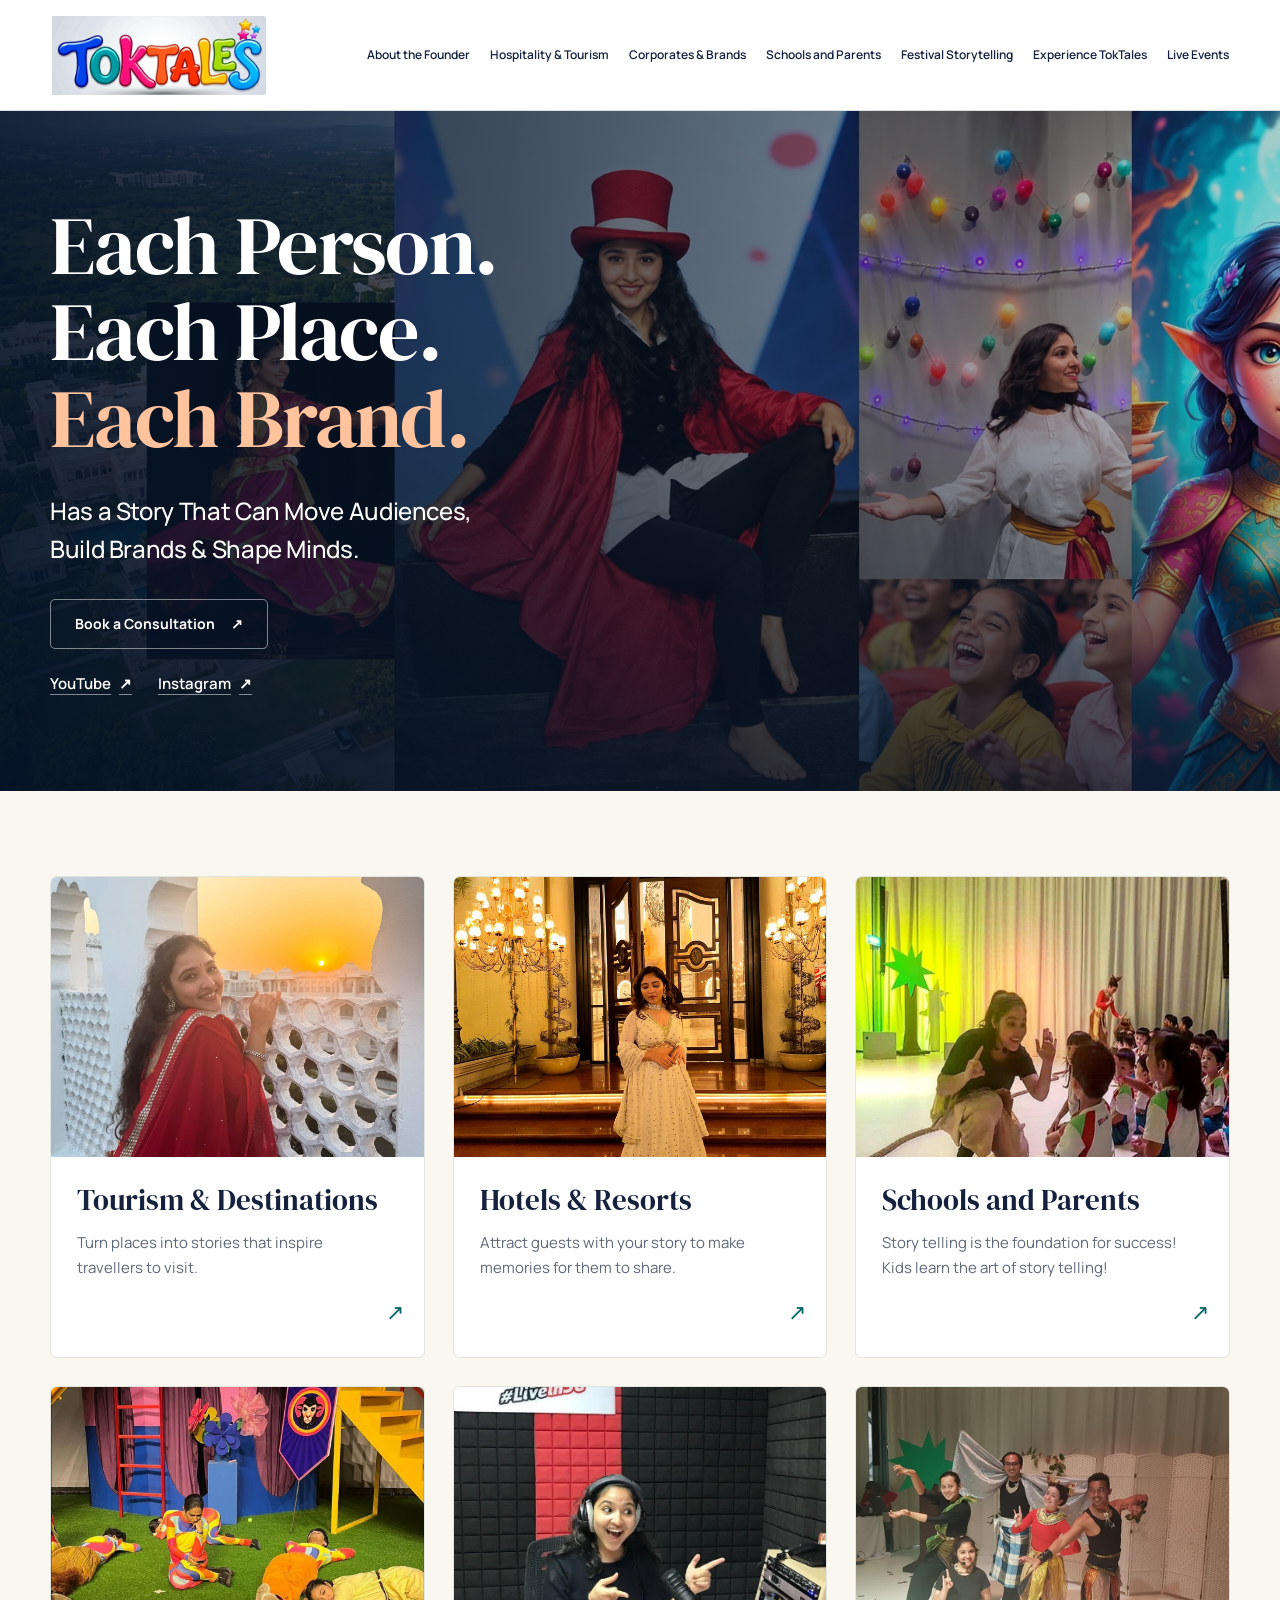
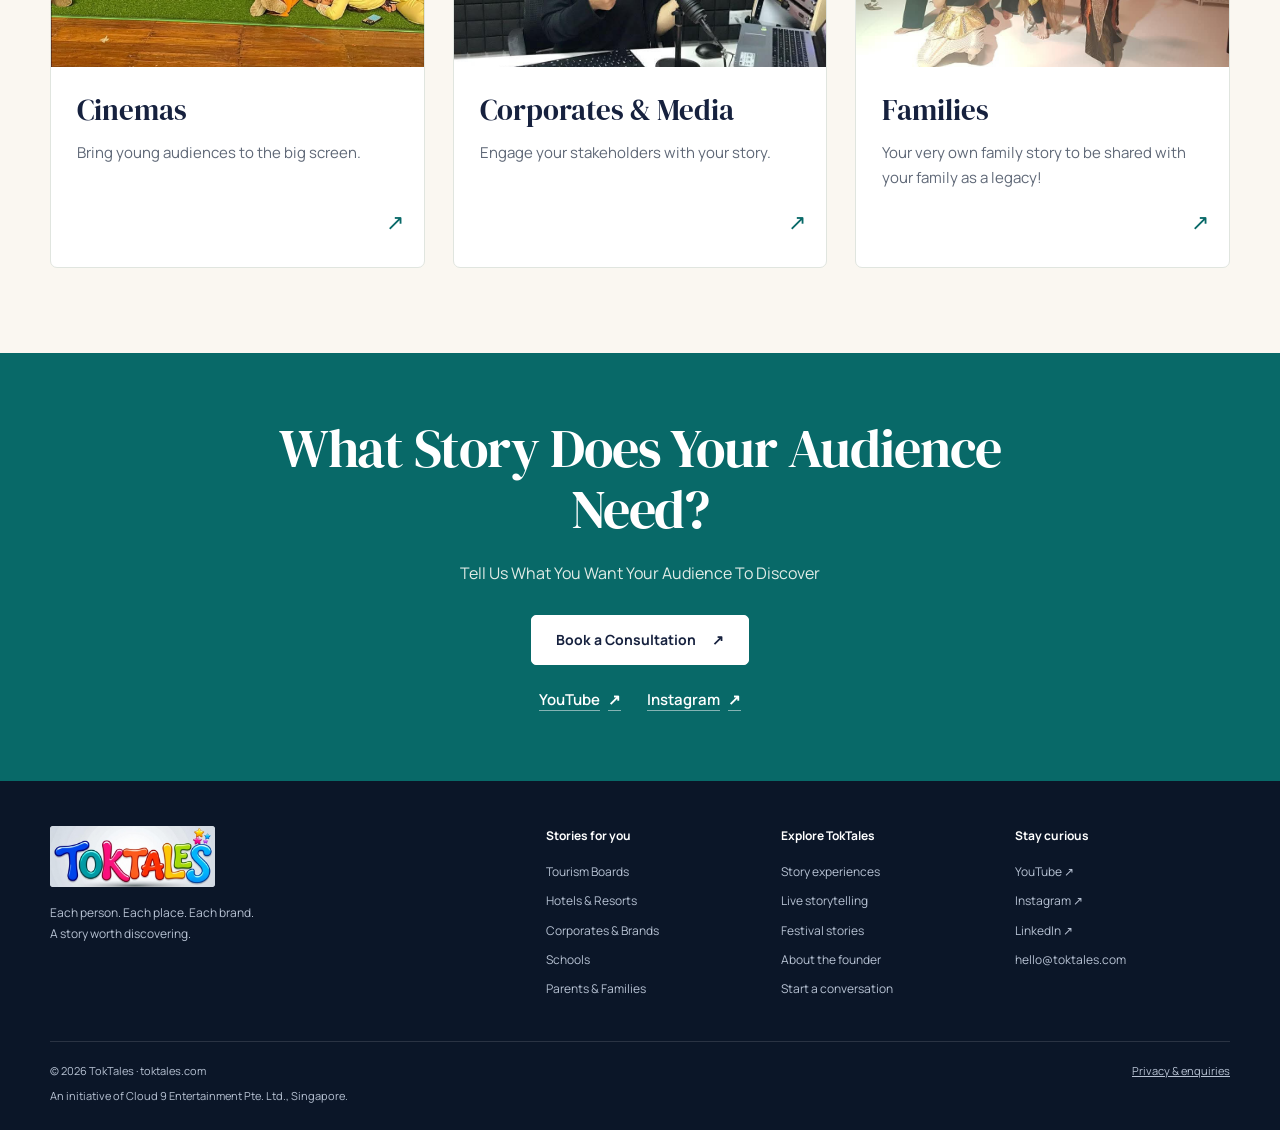
<file: index.html>
<!doctype html><html lang="en"><head><meta charset="utf-8"><meta name="viewport" content="width=device-width,initial-scale=1"><meta name="theme-color" content="#142039"><title>Each person. Each place. Each brand. Has a story. | TokTales</title><meta name="description" content="TokTales transforms stories into memorable experiences through performance, film and live storytelling."><link rel="canonical" href="https://toktales.com/"><meta property="og:title" content="Each person. Each place. Each brand. Has a story. | TokTales"><meta property="og:description" content="TokTales transforms stories into memorable experiences through performance, film and live storytelling."><meta property="og:type" content="website"><meta property="og:url" content="https://toktales.com/"><meta property="og:image" content="https://toktales.com/assets/home-background.jpg"><link rel="icon" type="image/svg+xml" href="assets/favicon.svg"><link rel="stylesheet" href="styles.css"><script src="site.js" defer></script><link rel="preload" as="image" href="assets/home-background.jpg"></head><body class="home-v3"><a class="skip" href="#main">Skip to content</a><header class="header v2-header"><div class="nav-shell"><a href="index.html" class="logo" aria-label="TokTales home"><img src="assets/logo.jpg" alt="TokTales" width="165" height="61"></a><button class="menu" aria-expanded="false" aria-controls="main-navigation">Menu ☰</button><nav class="nav source-nav" id="main-navigation" aria-label="Main navigation"><a href="about.html">About the Founder</a><a href="hospitality.html">Hospitality & Tourism</a><a href="corporates.html">Corporates & Brands</a><a href="schools.html">Schools and Parents</a><a href="festivals.html">Festival Storytelling</a><a href="experience.html">Experience TokTales</a><a href="live.html">Live Events</a></nav></div></header><main id="main"><section class="hero"><div class="wrap"><div class="hero-copy"><h1>Each Person.<br>Each Place.<br><span>Each Brand.</span></h1><h2>Has a Story That Can Move Audiences,<br>Build Brands & Shape Minds.</h2><div class="actions"><a href="contact.html#story-form" class="btn ghost">Book a Consultation<span aria-hidden="true">↗</span></a></div><div class="home-social-links" aria-label="Follow TokTales"><a href="https://www.youtube.com/@Toktaleswithgauraangi" target="_blank" rel="noopener noreferrer">YouTube <span aria-hidden="true">↗</span></a><a href="https://www.instagram.com/toktalesofficial?exln=dGQ1dGYzbHpqOGd1" target="_blank" rel="noopener noreferrer">Instagram <span aria-hidden="true">↗</span></a></div></div></div></section><section id="your-story"><div class="wrap"><div class="home-audience-grid"><a class="home-audience-card" href="tourism.html"><div class="home-card-photo"><img src="assets/destination.jpg" alt="Gauraangi exploring a heritage destination" loading="lazy" decoding="async"></div><div class="home-card-copy"><h3>Tourism & Destinations</h3><p>Turn places into stories that inspire travellers to visit.</p><span class="home-card-arrow" aria-hidden="true">↗</span></div></a><a class="home-audience-card" href="hotels.html"><div class="home-card-photo"><img src="assets/hotel.jpg" alt="Gauraangi in a hospitality setting" loading="lazy" decoding="async"></div><div class="home-card-copy"><h3>Hotels & Resorts</h3><p>Attract guests with your story to make memories for them to share.</p><span class="home-card-arrow" aria-hidden="true">↗</span></div></a><a class="home-audience-card" href="schools.html"><div class="home-card-photo"><img src="assets/students.jpg" alt="Children taking part in a performing arts activity" loading="lazy" decoding="async"></div><div class="home-card-copy"><h3>Schools and Parents</h3><p>Story telling is the foundation for success! Kids learn the art of story telling!</p><span class="home-card-arrow" aria-hidden="true">↗</span></div></a><a class="home-audience-card" href="experience.html#story-world"><div class="home-card-photo"><img src="assets/family-stage.jpg" alt="A colourful theatrical set" loading="lazy" decoding="async"></div><div class="home-card-copy"><h3>Cinemas</h3><p>Bring young audiences to the big screen.</p><span class="home-card-arrow" aria-hidden="true">↗</span></div></a><a class="home-audience-card" href="corporates.html"><div class="home-card-photo"><img src="assets/radio.jpg" alt="Gauraangi speaking into a microphone in a radio studio" loading="lazy" decoding="async"></div><div class="home-card-copy"><h3>Corporates & Media</h3><p>Engage your stakeholders with your story.</p><span class="home-card-arrow" aria-hidden="true">↗</span></div></a><a class="home-audience-card" href="families.html"><div class="home-card-photo"><img src="assets/ensemble.jpg" alt="An ensemble of performers creating a story together" loading="lazy" decoding="async"></div><div class="home-card-copy"><h3>Families</h3><p>Your very own family story to be shared with your family as a legacy!</p><span class="home-card-arrow" aria-hidden="true">↗</span></div></a></div></div></section><section class="contact-band"><div class="wrap"><h2>What Story Does Your Audience Need?</h2><p>Tell Us What You Want Your Audience To Discover</p><a href="contact.html#story-form" class="btn paper">Book a Consultation<span aria-hidden="true">↗</span></a><div class="home-social-links" aria-label="Follow TokTales"><a href="https://www.youtube.com/@Toktaleswithgauraangi" target="_blank" rel="noopener noreferrer">YouTube <span aria-hidden="true">↗</span></a><a href="https://www.instagram.com/toktalesofficial?exln=dGQ1dGYzbHpqOGd1" target="_blank" rel="noopener noreferrer">Instagram <span aria-hidden="true">↗</span></a></div></div></section></main><footer class="footer"><div class="footer-inner"><div><a href="index.html" class="logo" aria-label="TokTales home"><img src="assets/logo.jpg" alt="TokTales" width="165" height="61"></a><p>Each person. Each place. Each brand.<br>A story worth discovering.</p></div><div class="footer-links"><div><strong>Stories for you</strong><a href="tourism.html">Tourism Boards</a><a href="hotels.html">Hotels & Resorts</a><a href="corporates.html">Corporates & Brands</a><a href="schools.html">Schools</a><a href="families.html">Parents & Families</a></div><div><strong>Explore TokTales</strong><a href="experience.html">Story experiences</a><a href="live.html">Live storytelling</a><a href="festivals.html">Festival stories</a><a href="about.html">About the founder</a><a href="contact.html">Start a conversation</a></div><div><strong>Stay curious</strong><a href="https://www.youtube.com/@Toktaleswithgauraangi" target="_blank" rel="noopener noreferrer">YouTube ↗</a><a href="https://www.instagram.com/toktalesofficial?exln=dGQ1dGYzbHpqOGd1" target="_blank" rel="noopener noreferrer">Instagram ↗</a><a href="https://www.linkedin.com/in/gauraangi-chopra-a89777126/" target="_blank" rel="noopener noreferrer">LinkedIn ↗</a><a href="mailto:hello@toktales.com">hello@toktales.com</a></div></div></div><div class="footer-bottom"><div><span>© 2026 TokTales · toktales.com</span><span class="initiative">An initiative of Cloud 9 Entertainment Pte. Ltd., Singapore.</span></div><a href="privacy.html">Privacy & enquiries</a></div></footer></body></html>
</file>
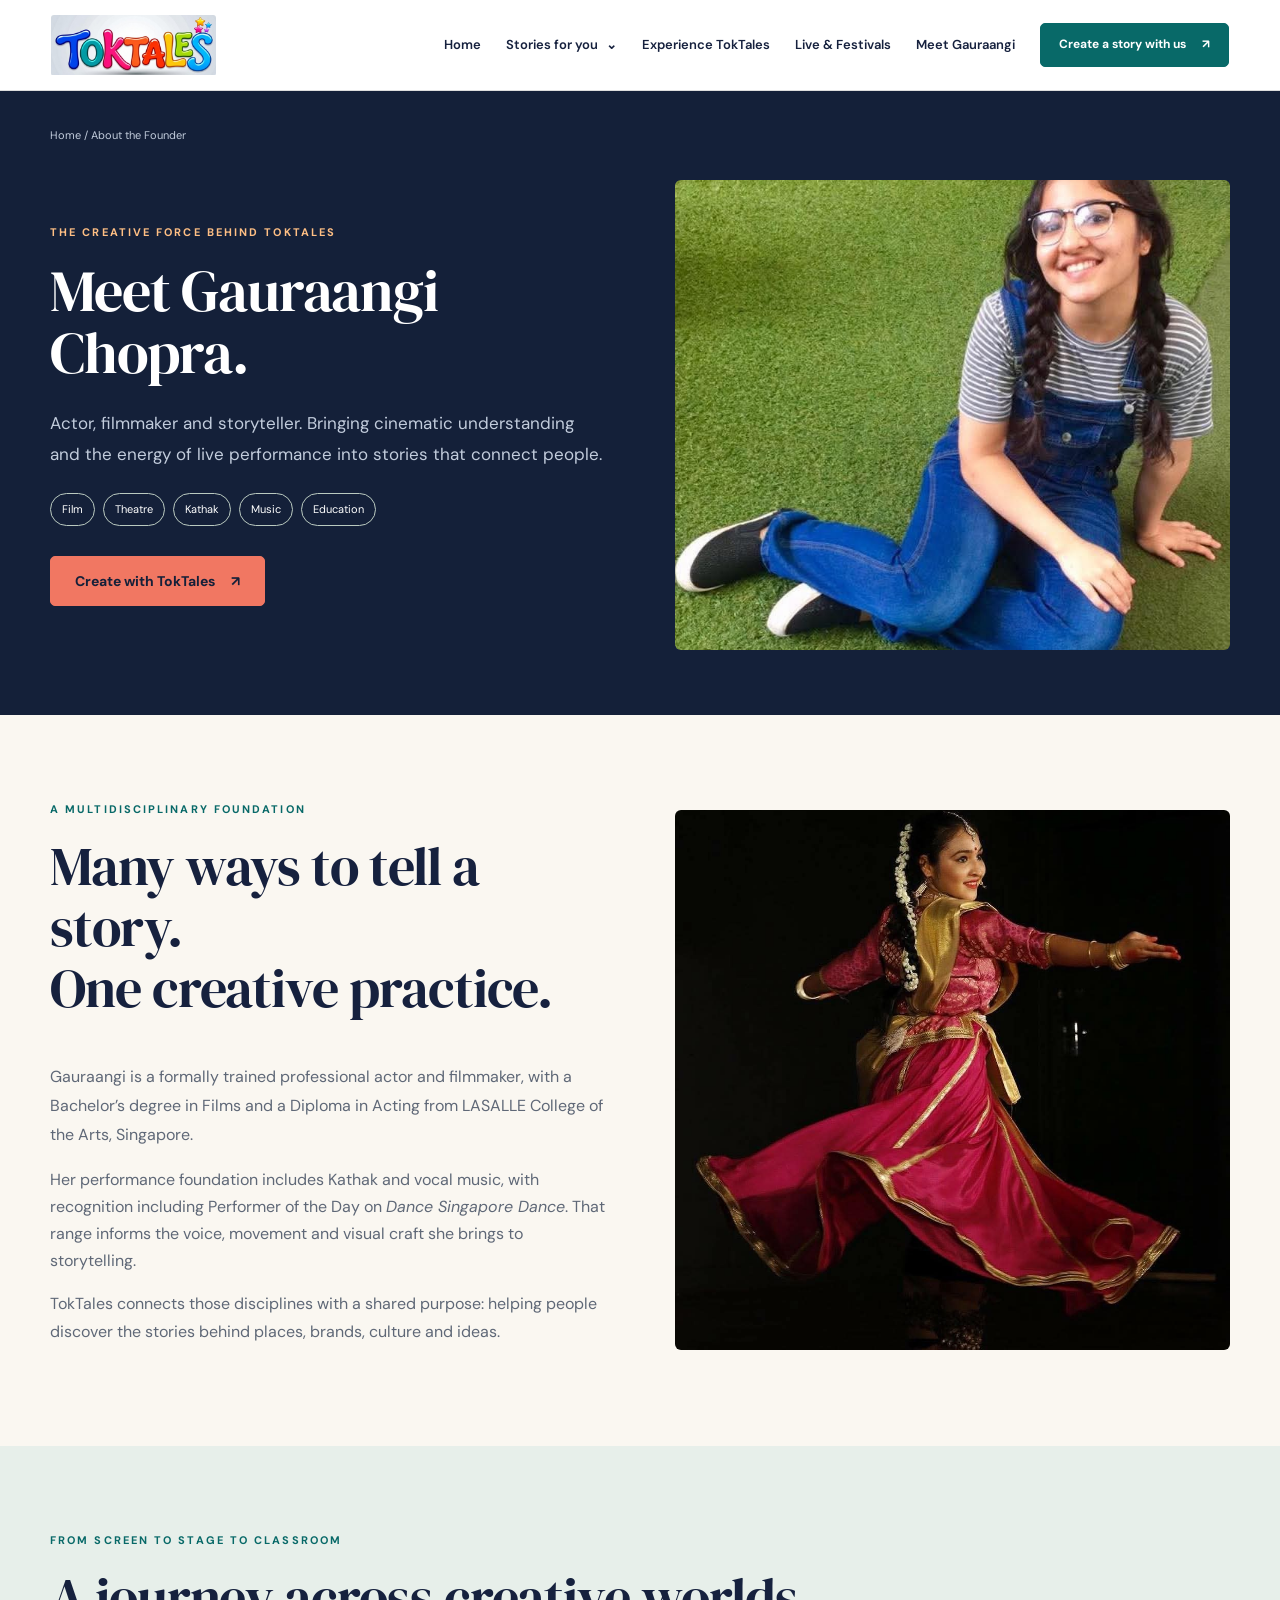
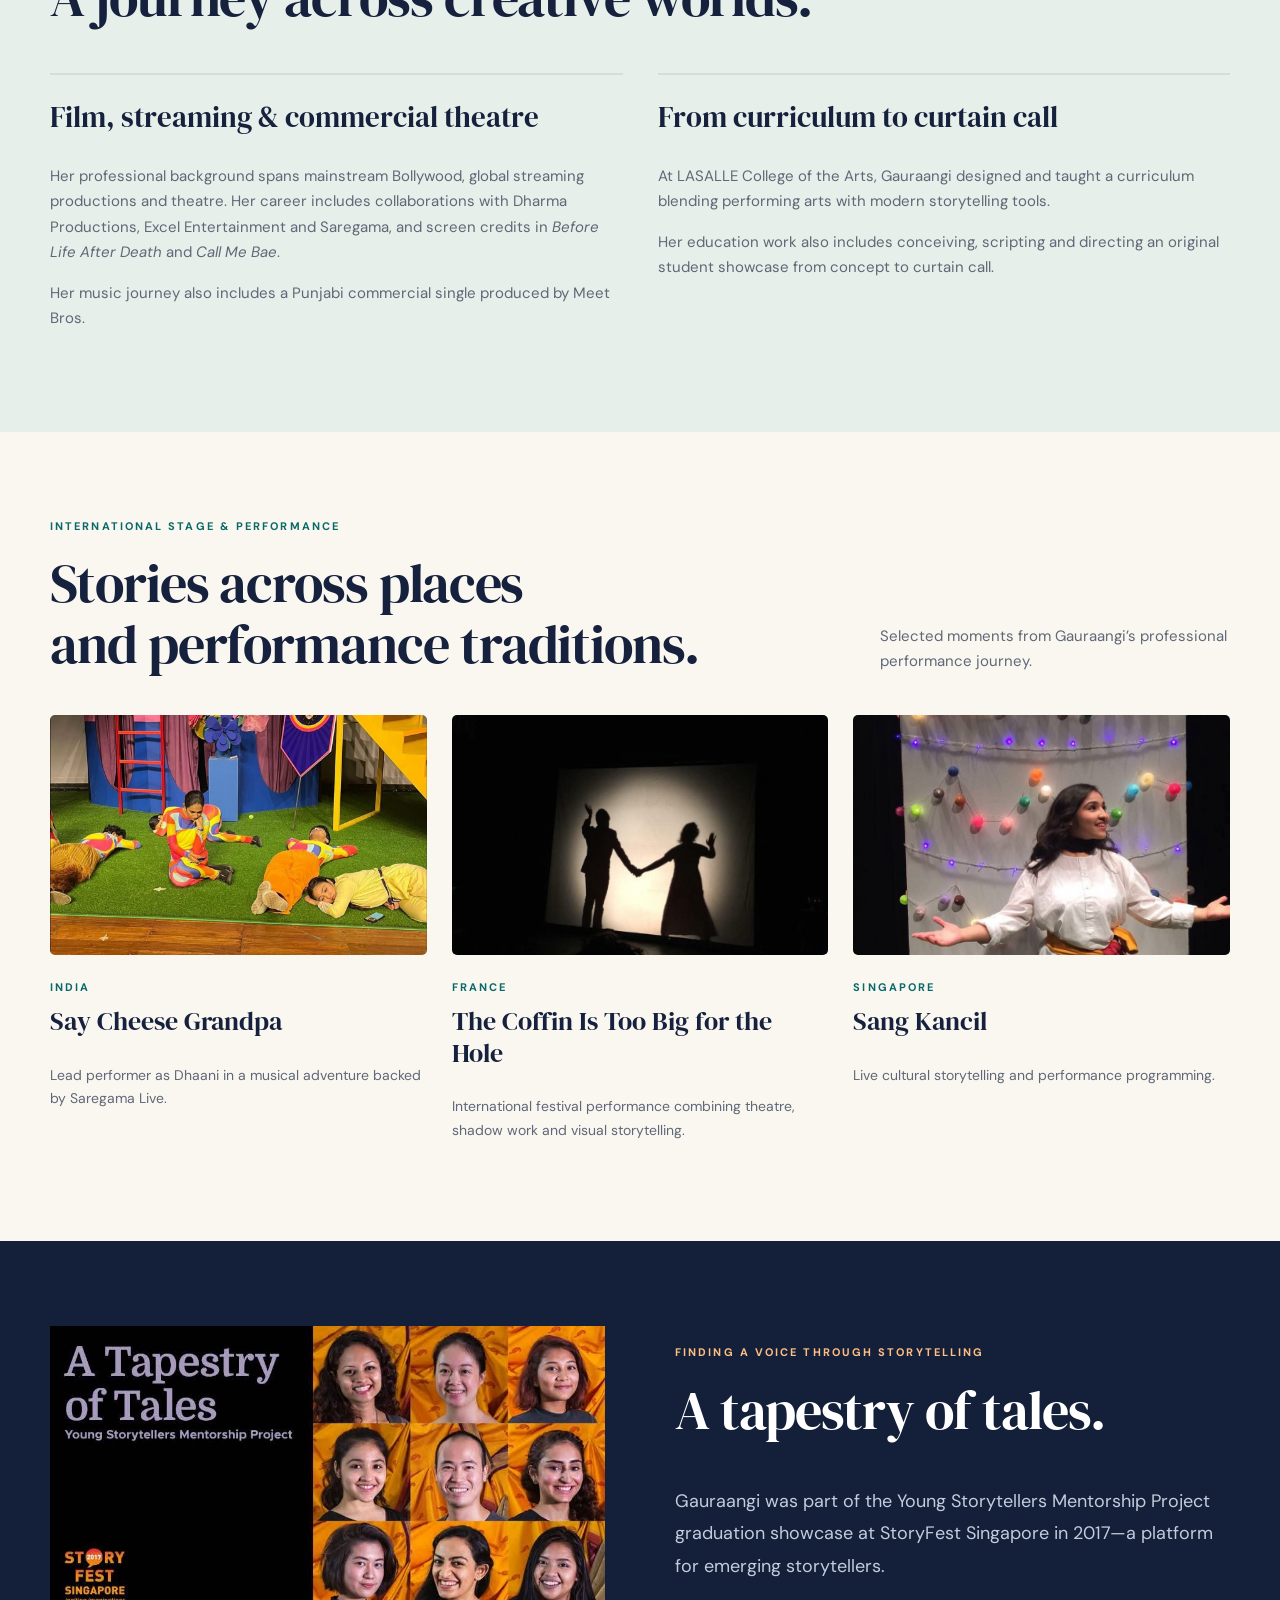
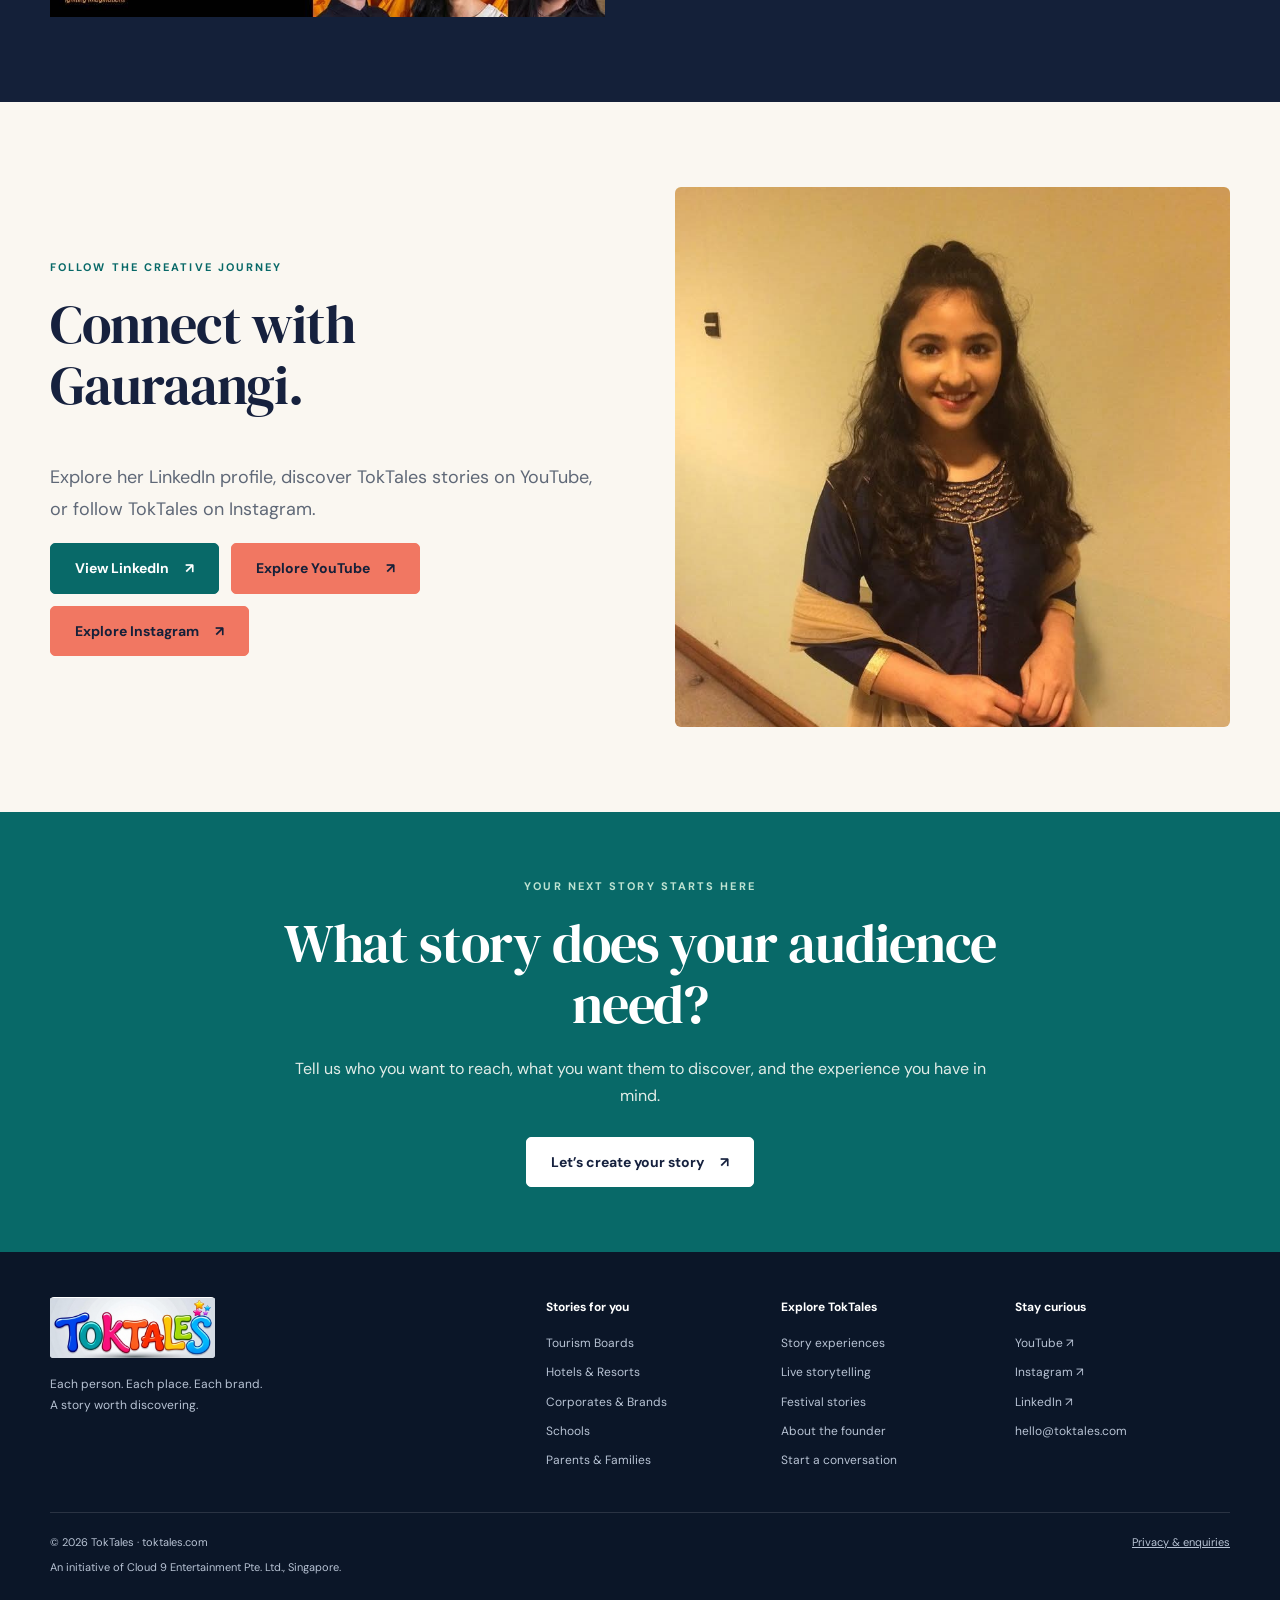
<file: about.html>
<!doctype html><html lang="en"><head><meta charset="utf-8"><meta name="viewport" content="width=device-width,initial-scale=1"><meta name="theme-color" content="#142039"><title>Meet Gauraangi Chopra | TokTales</title><meta name="description" content="Meet TokTales founder Gauraangi Chopra, a formally trained actor, filmmaker and storyteller whose journey spans film, theatre, Kathak and education."><link rel="canonical" href="https://toktales.com/about.html"><meta property="og:title" content="Meet Gauraangi Chopra | TokTales"><meta property="og:description" content="Meet TokTales founder Gauraangi Chopra, a formally trained actor, filmmaker and storyteller whose journey spans film, theatre, Kathak and education."><meta property="og:type" content="website"><meta property="og:url" content="https://toktales.com/about.html"><meta property="og:image" content="https://toktales.com/assets/home-background.jpg"><link rel="icon" type="image/svg+xml" href="assets/favicon.svg"><link rel="stylesheet" href="styles.css"><script src="site.js" defer></script></head><body class=""><a class="skip" href="#main">Skip to content</a><header class="header"><div class="nav-shell"><a href="index.html" class="logo" aria-label="TokTales home"><img src="assets/logo.jpg" alt="TokTales" width="165" height="61"></a><button class="menu" aria-expanded="false" aria-controls="main-navigation">Menu ☰</button><nav class="nav" id="main-navigation" aria-label="Main navigation"><a href="index.html">Home</a><details class="dropdown"><summary>Stories for you</summary><div class="drop-menu"><a href="tourism.html">Tourism Boards</a><a href="hotels.html">Hotels & Resorts</a><a href="corporates.html">Corporates & Brands</a><a href="schools.html">Schools & Educators</a><a href="families.html">Parents & Families</a></div></details><a href="experience.html">Experience TokTales</a><a href="live.html">Live & Festivals</a><a href="about.html">Meet Gauraangi</a><a href="contact.html" class="btn teal">Create a story with us<span aria-hidden="true">↗</span></a></nav></div></header><main id="main"><section class="page-hero"><div class="wrap"><div class="crumb"><a href="index.html">Home</a> / About the Founder</div><div class="split"><div><span class="eyebrow">The creative force behind TokTales</span><h1>Meet Gauraangi Chopra.</h1><p class="lead">Actor, filmmaker and storyteller. Bringing cinematic understanding and the energy of live performance into stories that connect people.</p><div class="tag-row"><span>Film</span><span>Theatre</span><span>Kathak</span><span>Music</span><span>Education</span></div><a href="contact.html" class="btn">Create with TokTales<span aria-hidden="true">↗</span></a></div><img src="assets/founder.jpg" alt="Gauraangi Chopra, founder of TokTales" loading="lazy" decoding="async"></div></div></section><section><div class="wrap split"><div class="bio-copy"><span class="eyebrow">A multidisciplinary foundation</span><h2>Many ways to tell a story.<br>One creative practice.</h2><p class="lead">Gauraangi is a formally trained professional actor and filmmaker, with a Bachelor’s degree in Films and a Diploma in Acting from LASALLE College of the Arts, Singapore.</p><p>Her performance foundation includes Kathak and vocal music, with recognition including Performer of the Day on <em>Dance Singapore Dance</em>. That range informs the voice, movement and visual craft she brings to storytelling.</p><p>TokTales connects those disciplines with a shared purpose: helping people discover the stories behind places, brands, culture and ideas.</p></div><div class="split-photo"><img src="assets/kathak.jpg" alt="Gauraangi in a Kathak performance" loading="lazy" decoding="async"></div></div></section><section class="school-band"><div class="wrap"><span class="eyebrow">From screen to stage to classroom</span><h2>A journey across creative worlds.</h2><div class="body-grid"><article class="body-card"><h3>Film, streaming & commercial theatre</h3><p>Her professional background spans mainstream Bollywood, global streaming productions and theatre. Her career includes collaborations with Dharma Productions, Excel Entertainment and Saregama, and screen credits in <em>Before Life After Death</em> and <em>Call Me Bae</em>.</p><p>Her music journey also includes a Punjabi commercial single produced by Meet Bros.</p></article><article class="body-card"><h3>From curriculum to curtain call</h3><p>At LASALLE College of the Arts, Gauraangi designed and taught a curriculum blending performing arts with modern storytelling tools.</p><p>Her education work also includes conceiving, scripting and directing an original student showcase from concept to curtain call.</p></article></div></div></section><section><div class="wrap"><div class="section-intro"><div><span class="eyebrow">International stage & performance</span><h2>Stories across places<br>and performance traditions.</h2></div><p>Selected moments from Gauraangi’s professional performance journey.</p></div><div class="timeline"><article><img src="assets/family-stage.jpg" alt="A set from family theatre" loading="lazy" decoding="async"><div><span class="eyebrow">India</span><h3>Say Cheese Grandpa</h3><p>Lead performer as Dhaani in a musical adventure backed by Saregama Live.</p></div></article><article><img src="assets/shadow.jpg" alt="A shadow theatre scene" loading="lazy" decoding="async"><div><span class="eyebrow">France</span><h3>The Coffin Is Too Big for the Hole</h3><p>International festival performance combining theatre, shadow work and visual storytelling.</p></div></article><article><img src="assets/live-storytelling.jpg" alt="Gauraangi in a storytelling performance" loading="lazy" decoding="async"><div><span class="eyebrow">Singapore</span><h3>Sang Kancil</h3><p>Live cultural storytelling and performance programming.</p></div></article></div></div></section><section class="dark"><div class="wrap split"><div><img src="assets/storyfest.jpg" alt="A Tapestry of Tales StoryFest programme artwork" loading="lazy" decoding="async"></div><div><span class="eyebrow">Finding a voice through storytelling</span><h2>A tapestry of tales.</h2><p class="lead">Gauraangi was part of the Young Storytellers Mentorship Project graduation showcase at StoryFest Singapore in 2017—a platform for emerging storytellers.</p></div></div></section><section><div class="wrap split"><div><span class="eyebrow">Follow the creative journey</span><h2>Connect with Gauraangi.</h2><p class="lead">Explore her LinkedIn profile, discover TokTales stories on YouTube, or follow TokTales on Instagram.</p><div class="actions"><a href="https://www.linkedin.com/in/gauraangi-chopra-a89777126/" class="btn teal">View LinkedIn<span aria-hidden="true">↗</span></a><a href="https://www.youtube.com/@Toktaleswithgauraangi" class="btn">Explore YouTube<span aria-hidden="true">↗</span></a><a href="https://www.instagram.com/toktalesofficial?exln=dGQ1dGYzbHpqOGd1" class="btn" target="_blank" rel="noopener noreferrer">Explore Instagram<span aria-hidden="true">↗</span></a></div></div><div class="split-photo"><img src="assets/founder-portrait.jpg" alt="Portrait of Gauraangi Chopra" loading="lazy" decoding="async"></div></div></section><section class="contact-band"><div class="wrap"><span class="eyebrow">Your next story starts here</span><h2>What story does your audience need?</h2><p>Tell us who you want to reach, what you want them to discover, and the experience you have in mind.</p><a href="contact.html" class="btn paper">Let’s create your story<span aria-hidden="true">↗</span></a></div></section></main><footer class="footer"><div class="footer-inner"><div><a href="index.html" class="logo" aria-label="TokTales home"><img src="assets/logo.jpg" alt="TokTales" width="165" height="61"></a><p>Each person. Each place. Each brand.<br>A story worth discovering.</p></div><div class="footer-links"><div><strong>Stories for you</strong><a href="tourism.html">Tourism Boards</a><a href="hotels.html">Hotels & Resorts</a><a href="corporates.html">Corporates & Brands</a><a href="schools.html">Schools</a><a href="families.html">Parents & Families</a></div><div><strong>Explore TokTales</strong><a href="experience.html">Story experiences</a><a href="live.html">Live storytelling</a><a href="festivals.html">Festival stories</a><a href="about.html">About the founder</a><a href="contact.html">Start a conversation</a></div><div><strong>Stay curious</strong><a href="https://www.youtube.com/@Toktaleswithgauraangi" target="_blank" rel="noopener noreferrer">YouTube ↗</a><a href="https://www.instagram.com/toktalesofficial?exln=dGQ1dGYzbHpqOGd1" target="_blank" rel="noopener noreferrer">Instagram ↗</a><a href="https://www.linkedin.com/in/gauraangi-chopra-a89777126/" target="_blank" rel="noopener noreferrer">LinkedIn ↗</a><a href="mailto:hello@toktales.com">hello@toktales.com</a></div></div></div><div class="footer-bottom"><div><span>© 2026 TokTales · toktales.com</span><span class="initiative">An initiative of Cloud 9 Entertainment Pte. Ltd., Singapore.</span></div><a href="privacy.html">Privacy & enquiries</a></div></footer></body></html>
</file>
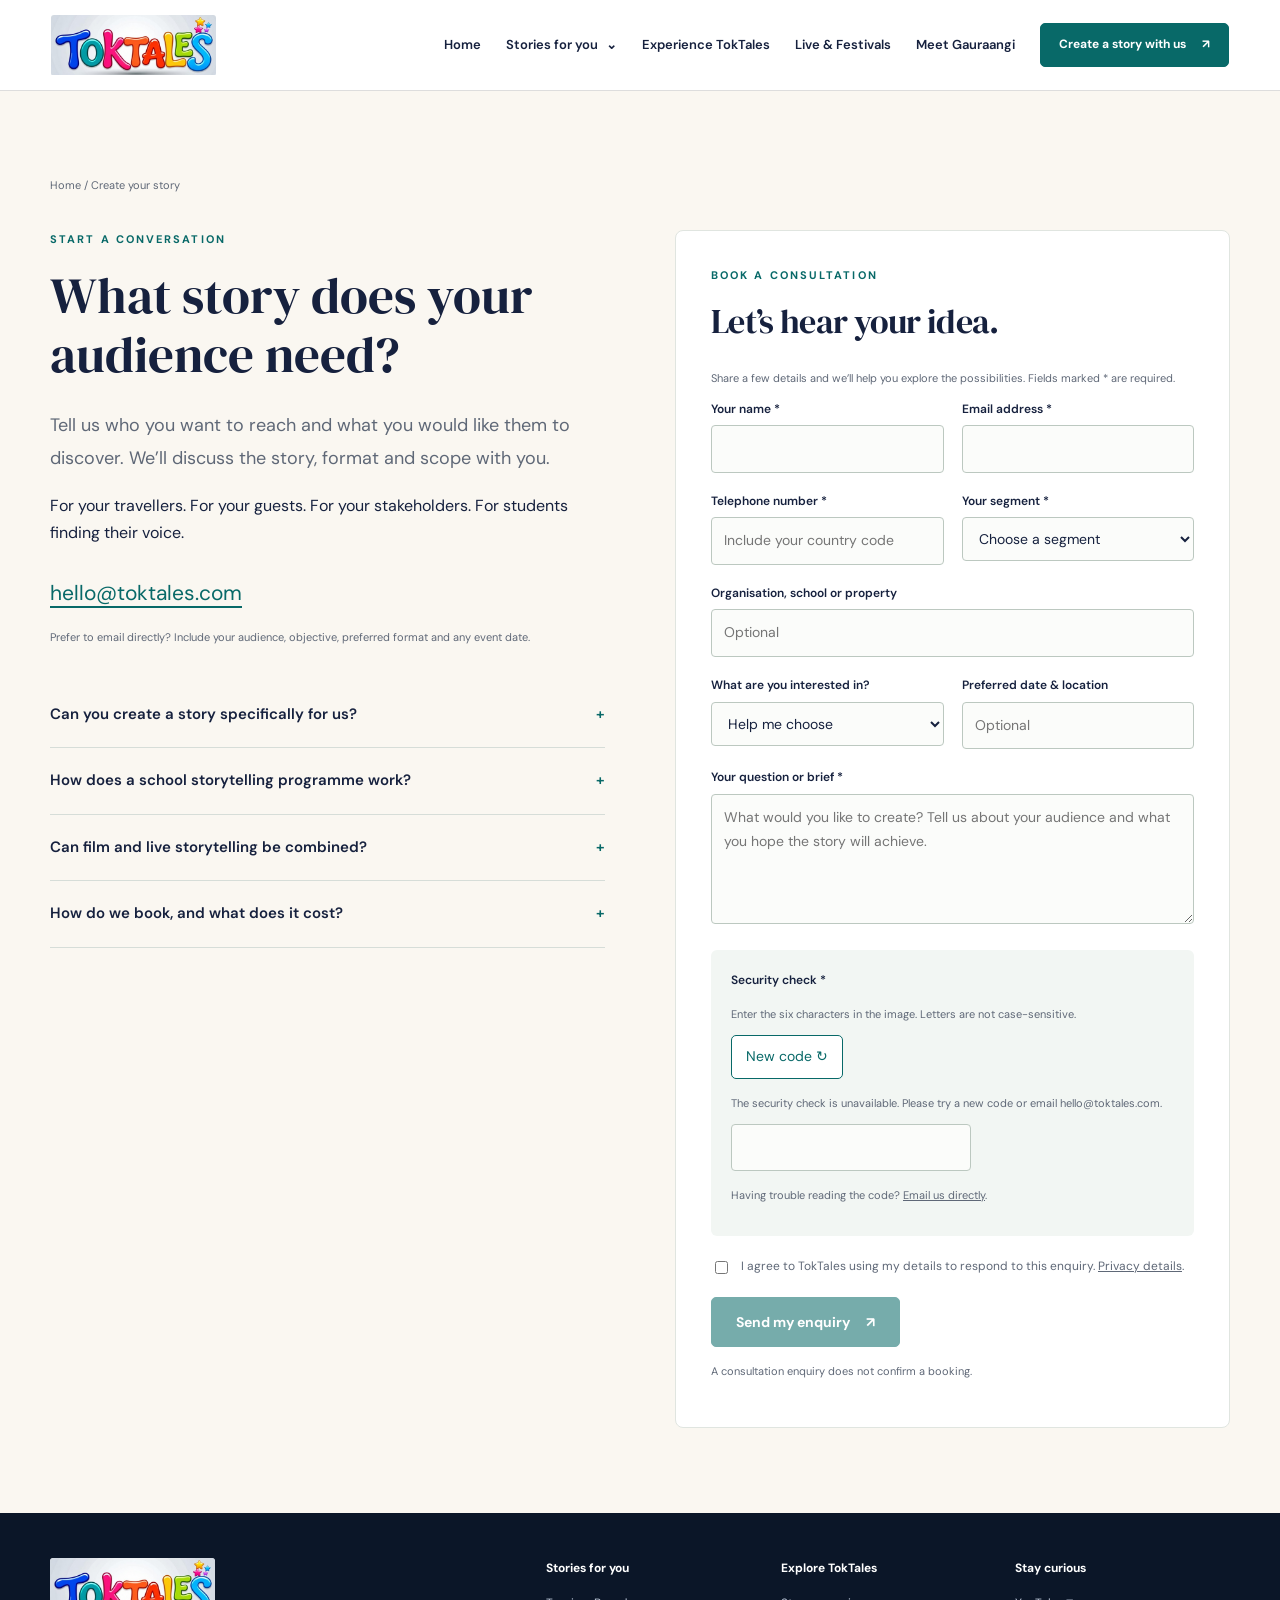
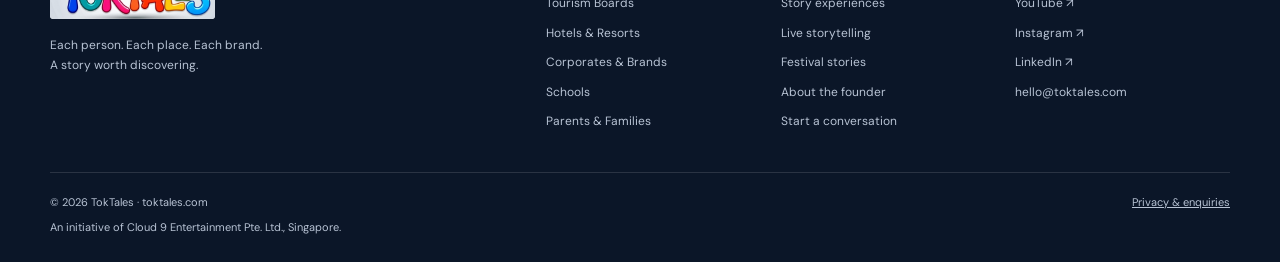
<file: contact.html>
<!doctype html><html lang="en"><head><meta charset="utf-8"><meta name="viewport" content="width=device-width,initial-scale=1"><meta name="theme-color" content="#142039"><title>Book a consultation with TokTales | TokTales</title><meta name="description" content="Tell TokTales about your audience and purpose. Discuss a story film, live experience, school programme or cultural celebration."><link rel="canonical" href="https://toktales.com/contact.html"><meta property="og:title" content="Book a consultation with TokTales | TokTales"><meta property="og:description" content="Tell TokTales about your audience and purpose. Discuss a story film, live experience, school programme or cultural celebration."><meta property="og:type" content="website"><meta property="og:url" content="https://toktales.com/contact.html"><meta property="og:image" content="https://toktales.com/assets/home-background.jpg"><link rel="icon" type="image/svg+xml" href="assets/favicon.svg"><link rel="stylesheet" href="styles.css"><script src="site.js" defer></script></head><body class=""><a class="skip" href="#main">Skip to content</a><header class="header"><div class="nav-shell"><a href="index.html" class="logo" aria-label="TokTales home"><img src="assets/logo.jpg" alt="TokTales" width="165" height="61"></a><button class="menu" aria-expanded="false" aria-controls="main-navigation">Menu ☰</button><nav class="nav" id="main-navigation" aria-label="Main navigation"><a href="index.html">Home</a><details class="dropdown"><summary>Stories for you</summary><div class="drop-menu"><a href="tourism.html">Tourism Boards</a><a href="hotels.html">Hotels & Resorts</a><a href="corporates.html">Corporates & Brands</a><a href="schools.html">Schools & Educators</a><a href="families.html">Parents & Families</a></div></details><a href="experience.html">Experience TokTales</a><a href="live.html">Live & Festivals</a><a href="about.html">Meet Gauraangi</a><a href="contact.html" class="btn teal">Create a story with us<span aria-hidden="true">↗</span></a></nav></div></header><main id="main"><section class="contact-page"><div class="wrap"><div class="crumb" style="color:var(--muted)"><a href="index.html">Home</a> / Create your story</div><div class="split"><div><span class="eyebrow">Start a conversation</span><h1>What story does your audience need?</h1><p class="lead">Tell us who you want to reach and what you would like them to discover. We’ll discuss the story, format and scope with you.</p><p>For your travellers. For your guests. For your stakeholders. For students finding their voice.</p><p style="margin-top:30px"><a href="mailto:hello@toktales.com" style="color:var(--teal);font-size:21px;text-underline-offset:6px">hello@toktales.com</a></p><p class="note">Prefer to email directly? Include your audience, objective, preferred format and any event date.</p><div style="margin-top:35px"><div class="faq"><details><summary>Can you create a story specifically for us?</summary><p>Yes. Share your destination, property, organisation or learning objective. We will discuss the audience, source material and format, then shape a creative proposal around your brief.</p></details><details><summary>How does a school storytelling programme work?</summary><p>We discuss pupil age groups, the learning objective and the setting. The programme can include a live story, an interactive communication session, a StoryPlay screening or a Young Storytellers competition.</p></details><details><summary>Can film and live storytelling be combined?</summary><p>Yes. A story can introduce a destination or idea on screen, then become a live performance, discussion or participatory activity. The combination depends on the brief and venue.</p></details><details><summary>How do we book, and what does it cost?</summary><p>Start with an enquiry. Availability, duration, scope, technical requirements and fees are agreed directly with TokTales before a booking is confirmed.</p></details></div></div></div><form class="form" id="story-form" action="api/consultation.php" method="post"><span class="eyebrow">Book a consultation</span><h2>Let’s hear your idea.</h2><p class="note">Share a few details and we’ll help you explore the possibilities. Fields marked * are required.</p><div class="form-grid"><div class="field"><label for="name">Your name *</label><input id="name" name="name" autocomplete="name" maxlength="100" required></div><div class="field"><label for="email">Email address *</label><input id="email" name="email" type="email" autocomplete="email" maxlength="150" required></div><div class="field"><label for="phone">Telephone number *</label><input id="phone" name="phone" type="tel" autocomplete="tel" maxlength="40" placeholder="Include your country code" required></div><div class="field"><label for="segment">Your segment *</label><select id="segment" name="segment" required><option value="">Choose a segment</option><option>Tourism</option><option>Hotel / Restaurant</option><option>Corporate</option><option>School</option><option>Parent</option><option>Cinema</option><option>Others</option></select></div><div class="field full"><label for="organisation">Organisation, school or property</label><input id="organisation" name="organisation" autocomplete="organization" maxlength="150" placeholder="Optional"></div><div class="field"><label for="format">What are you interested in?</label><select id="format" name="format"><option value="">Help me choose</option><option>Film &amp; digital story</option><option>Live storytelling</option><option>School programme</option><option>Festival programme</option><option>Family legacy story</option></select></div><div class="field"><label for="event">Preferred date &amp; location</label><input id="event" name="event" maxlength="200" placeholder="Optional"></div><div class="field full"><label for="message">Your question or brief *</label><textarea id="message" name="message" maxlength="3000" rows="5" placeholder="What would you like to create? Tell us about your audience and what you hope the story will achieve." required></textarea></div><div class="field full captcha-field"><label for="captcha">Security check *</label><p id="captcha-help" class="note">Enter the six characters in the image. Letters are not case-sensitive.</p><div class="captcha-row"><img id="captcha-image" width="240" height="80" alt="Security code. Enter the characters shown, or request a new code." hidden><button id="refresh-captcha" class="captcha-refresh" type="button">New code ↻</button></div><p id="captcha-status" class="note" role="status">Loading security check…</p><input id="captcha" name="captcha" autocomplete="off" autocapitalize="characters" spellcheck="false" maxlength="6" aria-describedby="captcha-help captcha-status" required><input type="hidden" name="token" id="form-token"><p class="note">Having trouble reading the code? <a href="mailto:hello@toktales.com">Email us directly</a>.</p></div></div><div class="form-trap" aria-hidden="true"><label for="website">Leave this field empty</label><input id="website" name="website" tabindex="-1" autocomplete="off"></div><label class="consent"><input name="consent" value="yes" type="checkbox" required><span>I agree to TokTales using my details to respond to this enquiry. <a href="privacy.html">Privacy details</a>.</span></label><button class="btn teal" id="send-enquiry" type="submit" disabled>Send my enquiry <span aria-hidden="true">↗</span></button><p class="note">A consultation enquiry does not confirm a booking.</p><div id="form-status" class="form-status" role="status" tabindex="-1"></div></form><noscript><p class="noscript">Please enable JavaScript for the security check, or email <a href="mailto:hello@toktales.com">hello@toktales.com</a> directly.</p></noscript></div></div></section></main><footer class="footer"><div class="footer-inner"><div><a href="index.html" class="logo" aria-label="TokTales home"><img src="assets/logo.jpg" alt="TokTales" width="165" height="61"></a><p>Each person. Each place. Each brand.<br>A story worth discovering.</p></div><div class="footer-links"><div><strong>Stories for you</strong><a href="tourism.html">Tourism Boards</a><a href="hotels.html">Hotels & Resorts</a><a href="corporates.html">Corporates & Brands</a><a href="schools.html">Schools</a><a href="families.html">Parents & Families</a></div><div><strong>Explore TokTales</strong><a href="experience.html">Story experiences</a><a href="live.html">Live storytelling</a><a href="festivals.html">Festival stories</a><a href="about.html">About the founder</a><a href="contact.html">Start a conversation</a></div><div><strong>Stay curious</strong><a href="https://www.youtube.com/@Toktaleswithgauraangi" target="_blank" rel="noopener noreferrer">YouTube ↗</a><a href="https://www.instagram.com/toktalesofficial?exln=dGQ1dGYzbHpqOGd1" target="_blank" rel="noopener noreferrer">Instagram ↗</a><a href="https://www.linkedin.com/in/gauraangi-chopra-a89777126/" target="_blank" rel="noopener noreferrer">LinkedIn ↗</a><a href="mailto:hello@toktales.com">hello@toktales.com</a></div></div></div><div class="footer-bottom"><div><span>© 2026 TokTales · toktales.com</span><span class="initiative">An initiative of Cloud 9 Entertainment Pte. Ltd., Singapore.</span></div><a href="privacy.html">Privacy & enquiries</a></div></footer></body></html>
</file>
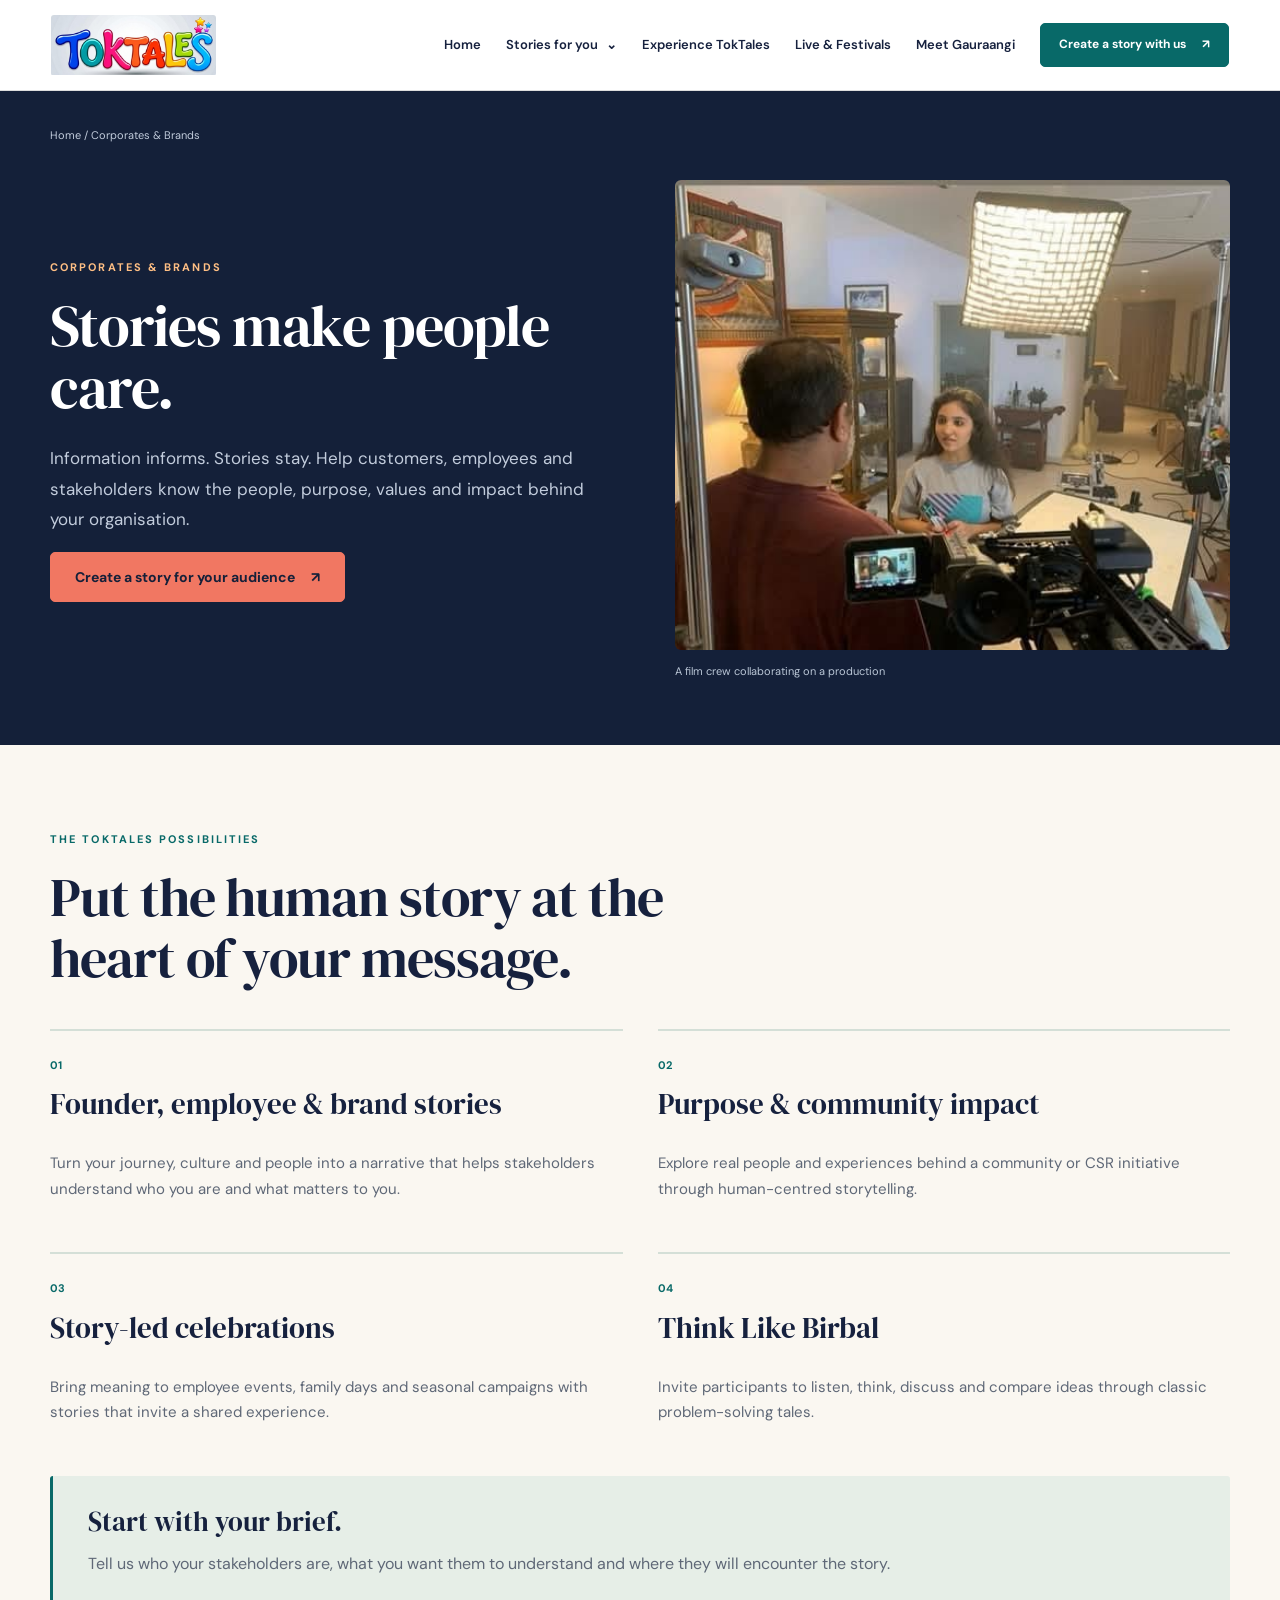
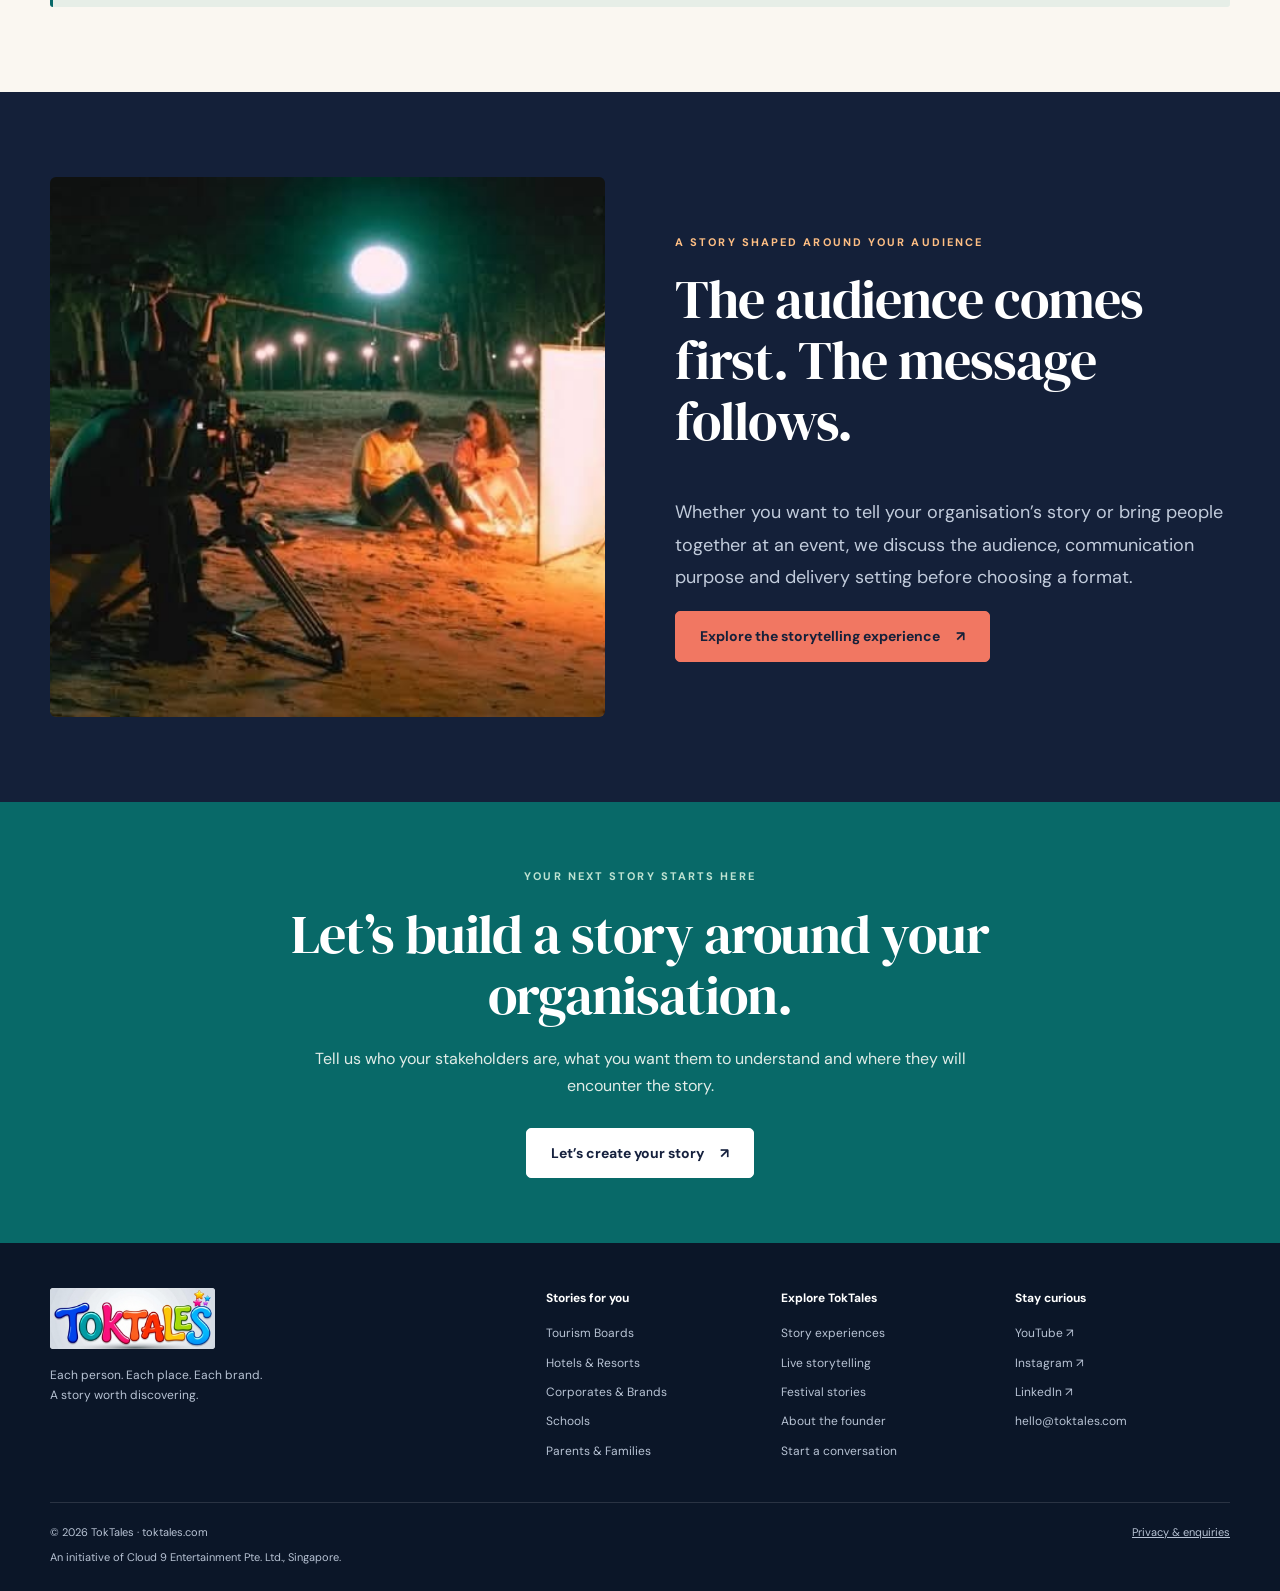
<file: corporates.html>
<!doctype html><html lang="en"><head><meta charset="utf-8"><meta name="viewport" content="width=device-width,initial-scale=1"><meta name="theme-color" content="#142039"><title>Corporates &amp; Brands | TokTales</title><meta name="description" content="Information informs. Stories stay. Help customers, employees and stakeholders know the people, purpose, values and impact behind your organisation."><link rel="canonical" href="https://toktales.com/corporates.html"><meta property="og:title" content="Corporates &amp; Brands | TokTales"><meta property="og:description" content="Information informs. Stories stay. Help customers, employees and stakeholders know the people, purpose, values and impact behind your organisation."><meta property="og:type" content="website"><meta property="og:url" content="https://toktales.com/corporates.html"><meta property="og:image" content="https://toktales.com/assets/home-background.jpg"><link rel="icon" type="image/svg+xml" href="assets/favicon.svg"><link rel="stylesheet" href="styles.css"><script src="site.js" defer></script></head><body class=""><a class="skip" href="#main">Skip to content</a><header class="header"><div class="nav-shell"><a href="index.html" class="logo" aria-label="TokTales home"><img src="assets/logo.jpg" alt="TokTales" width="165" height="61"></a><button class="menu" aria-expanded="false" aria-controls="main-navigation">Menu ☰</button><nav class="nav" id="main-navigation" aria-label="Main navigation"><a href="index.html">Home</a><details class="dropdown"><summary>Stories for you</summary><div class="drop-menu"><a href="tourism.html">Tourism Boards</a><a href="hotels.html">Hotels & Resorts</a><a href="corporates.html">Corporates & Brands</a><a href="schools.html">Schools & Educators</a><a href="families.html">Parents & Families</a></div></details><a href="experience.html">Experience TokTales</a><a href="live.html">Live & Festivals</a><a href="about.html">Meet Gauraangi</a><a href="contact.html" class="btn teal">Create a story with us<span aria-hidden="true">↗</span></a></nav></div></header><main id="main"><section class="page-hero"><div class="wrap"><div class="crumb"><a href="index.html">Home</a> / Corporates & Brands</div><div class="split"><div><span class="eyebrow">Corporates & Brands</span><h1>Stories make people care.</h1><p class="lead">Information informs. Stories stay. Help customers, employees and stakeholders know the people, purpose, values and impact behind your organisation.</p><a href="contact.html?audience=Corporates%20%26%20Brands" class="btn">Create a story for your audience<span aria-hidden="true">↗</span></a></div><div><img src="assets/corporate-film.jpg" alt="A film crew collaborating on a production" loading="lazy" decoding="async"><p class="page-caption">A film crew collaborating on a production</p></div></div></div></section><section><div class="wrap"><div class="section-intro"><div><span class="eyebrow">The TokTales possibilities</span><h2>Put the human story at the heart of your message.</h2></div></div><div class="body-grid"><article class="body-card"><span>01</span><h3>Founder, employee & brand stories</h3><p>Turn your journey, culture and people into a narrative that helps stakeholders understand who you are and what matters to you.</p></article><article class="body-card"><span>02</span><h3>Purpose & community impact</h3><p>Explore real people and experiences behind a community or CSR initiative through human-centred storytelling.</p></article><article class="body-card"><span>03</span><h3>Story-led celebrations</h3><p>Bring meaning to employee events, family days and seasonal campaigns with stories that invite a shared experience.</p></article><article class="body-card"><span>04</span><h3>Think Like Birbal</h3><p>Invite participants to listen, think, discuss and compare ideas through classic problem-solving tales.</p></article></div><div class="highlight"><h3>Start with your brief.</h3><p>Tell us who your stakeholders are, what you want them to understand and where they will encounter the story.</p></div></div></section><section class="dark"><div class="wrap split"><div class="split-photo"><img src="assets/film-production.jpg" alt="Behind the scenes of a film production" loading="lazy" decoding="async"></div><div><span class="eyebrow">A story shaped around your audience</span><h2>The audience comes first. The message follows.</h2><p class="lead">Whether you want to tell your organisation’s story or bring people together at an event, we discuss the audience, communication purpose and delivery setting before choosing a format.</p><a href="experience.html" class="btn">Explore the storytelling experience<span aria-hidden="true">↗</span></a></div></div></section><section class="contact-band"><div class="wrap"><span class="eyebrow">Your next story starts here</span><h2>Let’s build a story around your organisation.</h2><p>Tell us who your stakeholders are, what you want them to understand and where they will encounter the story.</p><a href="contact.html?audience=Corporates%20%26%20Brands" class="btn paper">Let’s create your story<span aria-hidden="true">↗</span></a></div></section></main><footer class="footer"><div class="footer-inner"><div><a href="index.html" class="logo" aria-label="TokTales home"><img src="assets/logo.jpg" alt="TokTales" width="165" height="61"></a><p>Each person. Each place. Each brand.<br>A story worth discovering.</p></div><div class="footer-links"><div><strong>Stories for you</strong><a href="tourism.html">Tourism Boards</a><a href="hotels.html">Hotels & Resorts</a><a href="corporates.html">Corporates & Brands</a><a href="schools.html">Schools</a><a href="families.html">Parents & Families</a></div><div><strong>Explore TokTales</strong><a href="experience.html">Story experiences</a><a href="live.html">Live storytelling</a><a href="festivals.html">Festival stories</a><a href="about.html">About the founder</a><a href="contact.html">Start a conversation</a></div><div><strong>Stay curious</strong><a href="https://www.youtube.com/@Toktaleswithgauraangi" target="_blank" rel="noopener noreferrer">YouTube ↗</a><a href="https://www.instagram.com/toktalesofficial?exln=dGQ1dGYzbHpqOGd1" target="_blank" rel="noopener noreferrer">Instagram ↗</a><a href="https://www.linkedin.com/in/gauraangi-chopra-a89777126/" target="_blank" rel="noopener noreferrer">LinkedIn ↗</a><a href="mailto:hello@toktales.com">hello@toktales.com</a></div></div></div><div class="footer-bottom"><div><span>© 2026 TokTales · toktales.com</span><span class="initiative">An initiative of Cloud 9 Entertainment Pte. Ltd., Singapore.</span></div><a href="privacy.html">Privacy & enquiries</a></div></footer></body></html>
</file>
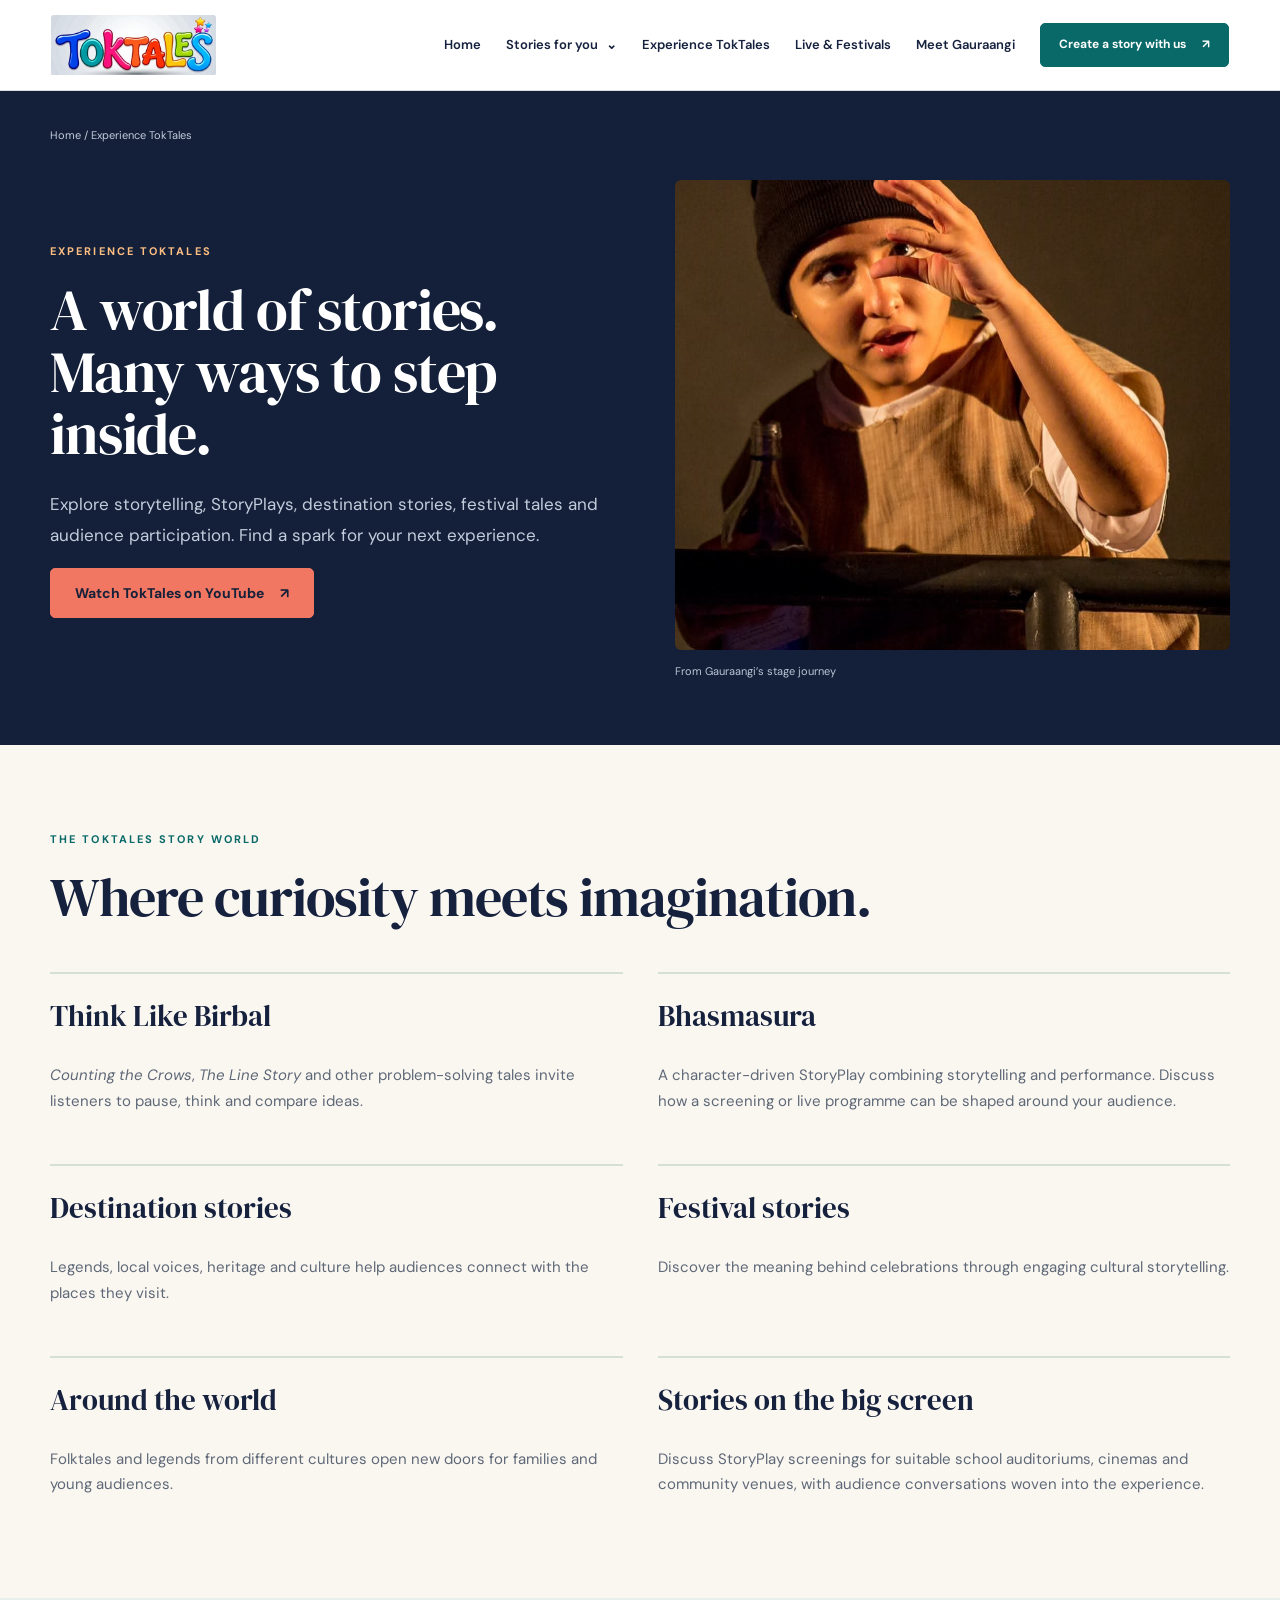
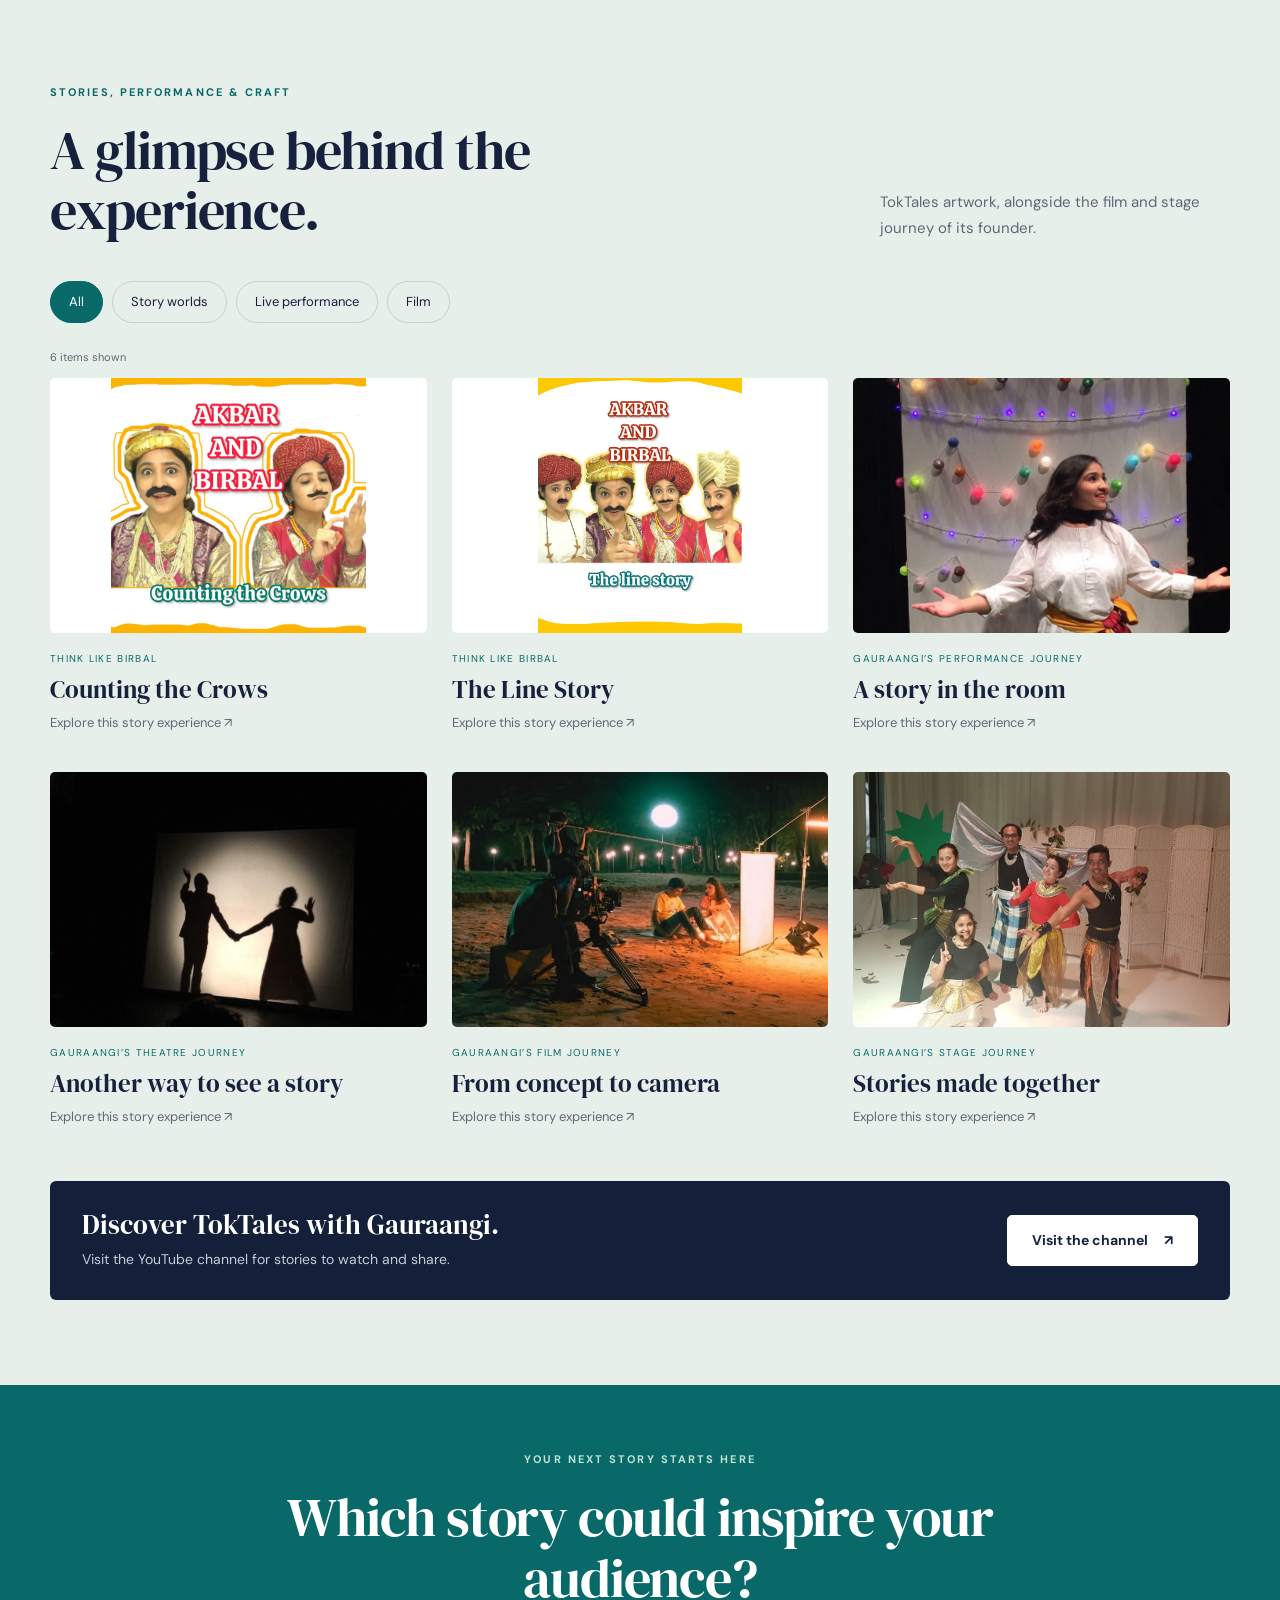
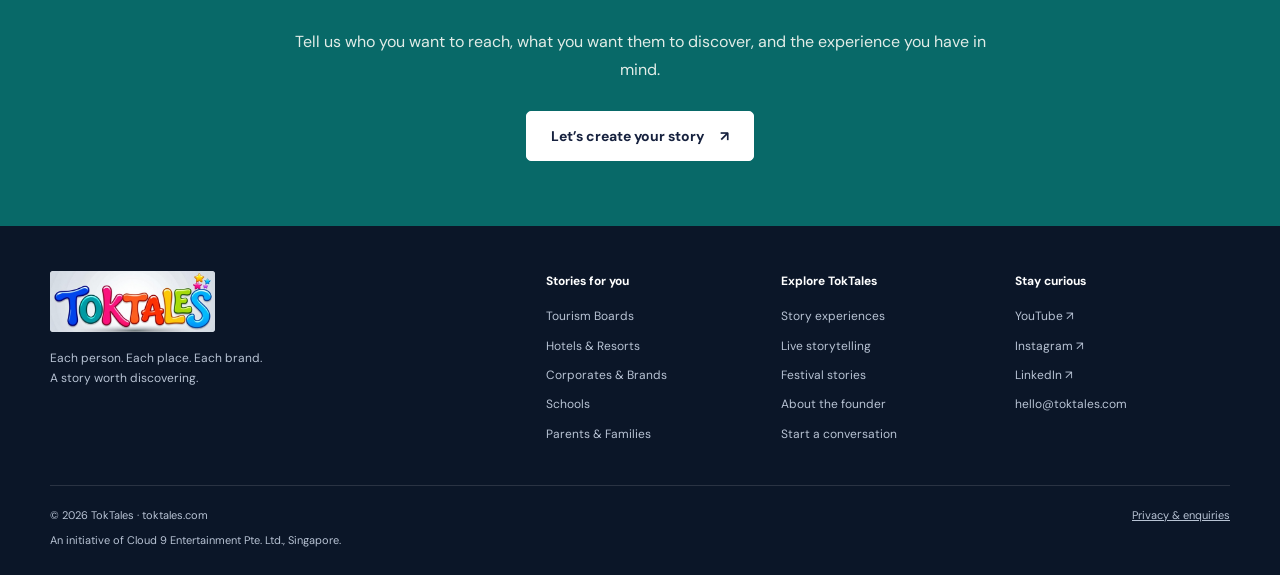
<file: experience.html>
<!doctype html><html lang="en"><head><meta charset="utf-8"><meta name="viewport" content="width=device-width,initial-scale=1"><meta name="theme-color" content="#142039"><title>Experience TokTales | TokTales</title><meta name="description" content="Discover Think Like Birbal, Bhasmasura StoryPlays, destination and festival stories, and the performance journey behind TokTales."><link rel="canonical" href="https://toktales.com/experience.html"><meta property="og:title" content="Experience TokTales | TokTales"><meta property="og:description" content="Discover Think Like Birbal, Bhasmasura StoryPlays, destination and festival stories, and the performance journey behind TokTales."><meta property="og:type" content="website"><meta property="og:url" content="https://toktales.com/experience.html"><meta property="og:image" content="https://toktales.com/assets/home-background.jpg"><link rel="icon" type="image/svg+xml" href="assets/favicon.svg"><link rel="stylesheet" href="styles.css"><script src="site.js" defer></script></head><body class=""><a class="skip" href="#main">Skip to content</a><header class="header"><div class="nav-shell"><a href="index.html" class="logo" aria-label="TokTales home"><img src="assets/logo.jpg" alt="TokTales" width="165" height="61"></a><button class="menu" aria-expanded="false" aria-controls="main-navigation">Menu ☰</button><nav class="nav" id="main-navigation" aria-label="Main navigation"><a href="index.html">Home</a><details class="dropdown"><summary>Stories for you</summary><div class="drop-menu"><a href="tourism.html">Tourism Boards</a><a href="hotels.html">Hotels & Resorts</a><a href="corporates.html">Corporates & Brands</a><a href="schools.html">Schools & Educators</a><a href="families.html">Parents & Families</a></div></details><a href="experience.html">Experience TokTales</a><a href="live.html">Live & Festivals</a><a href="about.html">Meet Gauraangi</a><a href="contact.html" class="btn teal">Create a story with us<span aria-hidden="true">↗</span></a></nav></div></header><main id="main"><section class="page-hero"><div class="wrap"><div class="crumb"><a href="index.html">Home</a> / Experience TokTales</div><div class="split"><div><span class="eyebrow">Experience TokTales</span><h1>A world of stories.<br>Many ways to step inside.</h1><p class="lead">Explore storytelling, StoryPlays, destination stories, festival tales and audience participation. Find a spark for your next experience.</p><a href="https://www.youtube.com/@Toktaleswithgauraangi" class="btn">Watch TokTales on YouTube<span aria-hidden="true">↗</span></a></div><div><img src="assets/character.jpg" alt="Gauraangi in a character-led theatre performance" loading="lazy" decoding="async"><p class="page-caption">From Gauraangi’s stage journey</p></div></div></div></section><section id="story-world"><div class="wrap"><span class="eyebrow">The TokTales story world</span><h2>Where curiosity meets imagination.</h2><div class="body-grid"><article class="body-card"><h3>Think Like Birbal</h3><p><em>Counting the Crows</em>, <em>The Line Story</em> and other problem-solving tales invite listeners to pause, think and compare ideas.</p></article><article class="body-card"><h3>Bhasmasura</h3><p>A character-driven StoryPlay combining storytelling and performance. Discuss how a screening or live programme can be shaped around your audience.</p></article><article class="body-card"><h3>Destination stories</h3><p>Legends, local voices, heritage and culture help audiences connect with the places they visit.</p></article><article class="body-card"><h3>Festival stories</h3><p>Discover the meaning behind celebrations through engaging cultural storytelling.</p></article><article class="body-card"><h3>Around the world</h3><p>Folktales and legends from different cultures open new doors for families and young audiences.</p></article><article class="body-card"><h3>Stories on the big screen</h3><p>Discuss StoryPlay screenings for suitable school auditoriums, cinemas and community venues, with audience conversations woven into the experience.</p></article></div></div></section><section class="school-band"><div class="wrap"><div class="section-intro"><div><span class="eyebrow">Stories, performance & craft</span><h2>A glimpse behind the experience.</h2></div><p>TokTales artwork, alongside the film and stage journey of its founder.</p></div><div class="filter-row" role="group" aria-label="Filter the story gallery"><button data-filter="all" aria-pressed="true">All</button><button data-filter="stories" aria-pressed="false">Story worlds</button><button data-filter="performance" aria-pressed="false">Live performance</button><button data-filter="film" aria-pressed="false">Film</button></div><p id="gallery-status" class="note" aria-live="polite">6 items shown</p><div class="gallery"><button class="gallery-card" data-category="stories" data-description="Can your audience solve the challenge before Birbal? Listen, think, discuss and compare ideas through a story-led experience." aria-label="View Counting the Crows"><div class="gallery-img"><img src="assets/birbal-crows.jpg" alt="Akbar and Birbal Counting the Crows artwork" loading="lazy" decoding="async"></div><small>Think Like Birbal</small><h3>Counting the Crows</h3><p>Explore this story experience ↗</p></button><button class="gallery-card" data-category="stories" data-description="A classic problem-solving tale becomes a starting point for conversation, creative thinking and audience participation." aria-label="View The Line Story"><div class="gallery-img"><img src="assets/birbal-line.jpg" alt="Akbar and Birbal The Line Story artwork" loading="lazy" decoding="async"></div><small>Think Like Birbal</small><h3>The Line Story</h3><p>Explore this story experience ↗</p></button><button class="gallery-card" data-category="performance" data-description="Voice, character, rhythm and expression bring a story to life. Discuss a live storytelling programme tailored to your audience." aria-label="View A story in the room"><div class="gallery-img"><img src="assets/live-storytelling.jpg" alt="Gauraangi telling a story to an audience" loading="lazy" decoding="async"></div><small>Gauraangi’s performance journey</small><h3>A story in the room</h3><p>Explore this story experience ↗</p></button><button class="gallery-card" data-category="performance" data-description="A glimpse of visual storytelling and shadow work from Gauraangi’s theatre journey. Performance craft informs TokTales experiences." aria-label="View Another way to see a story"><div class="gallery-img"><img src="assets/shadow.jpg" alt="Two figures in a shadow performance" loading="lazy" decoding="async"></div><small>Gauraangi’s theatre journey</small><h3>Another way to see a story</h3><p>Explore this story experience ↗</p></button><button class="gallery-card" data-category="film" data-description="A glimpse behind the scenes of filmmaking. Discuss a story film around your destination, people or organisational purpose." aria-label="View From concept to camera"><div class="gallery-img"><img src="assets/film-production.jpg" alt="A crew filming a scene at night" loading="lazy" decoding="async"></div><small>Gauraangi’s film journey</small><h3>From concept to camera</h3><p>Explore this story experience ↗</p></button><button class="gallery-card" data-category="performance" data-description="Collaboration and imagination are part of performance. Explore a story experience or learning programme for your audience." aria-label="View Stories made together"><div class="gallery-img"><img src="assets/ensemble.jpg" alt="An ensemble creating a theatre scene" loading="lazy" decoding="async"></div><small>Gauraangi’s stage journey</small><h3>Stories made together</h3><p>Explore this story experience ↗</p></button></div><dialog id="story-dialog" aria-labelledby="dialog-title"><button class="close-dialog" aria-label="Close image preview">×</button><img src="assets/birbal-crows.jpg" alt=""><div class="dialog-copy"><h3 id="dialog-title"></h3><p></p><a href="contact.html" class="btn teal">Discuss a story experience<span aria-hidden="true">↗</span></a></div></dialog><div class="channel-band"><div><h3>Discover TokTales with Gauraangi.</h3><p>Visit the YouTube channel for stories to watch and share.</p></div><a href="https://www.youtube.com/@Toktaleswithgauraangi" class="btn paper">Visit the channel<span aria-hidden="true">↗</span></a></div></div></section><section class="contact-band"><div class="wrap"><span class="eyebrow">Your next story starts here</span><h2>Which story could inspire your audience?</h2><p>Tell us who you want to reach, what you want them to discover, and the experience you have in mind.</p><a href="contact.html" class="btn paper">Let’s create your story<span aria-hidden="true">↗</span></a></div></section></main><footer class="footer"><div class="footer-inner"><div><a href="index.html" class="logo" aria-label="TokTales home"><img src="assets/logo.jpg" alt="TokTales" width="165" height="61"></a><p>Each person. Each place. Each brand.<br>A story worth discovering.</p></div><div class="footer-links"><div><strong>Stories for you</strong><a href="tourism.html">Tourism Boards</a><a href="hotels.html">Hotels & Resorts</a><a href="corporates.html">Corporates & Brands</a><a href="schools.html">Schools</a><a href="families.html">Parents & Families</a></div><div><strong>Explore TokTales</strong><a href="experience.html">Story experiences</a><a href="live.html">Live storytelling</a><a href="festivals.html">Festival stories</a><a href="about.html">About the founder</a><a href="contact.html">Start a conversation</a></div><div><strong>Stay curious</strong><a href="https://www.youtube.com/@Toktaleswithgauraangi" target="_blank" rel="noopener noreferrer">YouTube ↗</a><a href="https://www.instagram.com/toktalesofficial?exln=dGQ1dGYzbHpqOGd1" target="_blank" rel="noopener noreferrer">Instagram ↗</a><a href="https://www.linkedin.com/in/gauraangi-chopra-a89777126/" target="_blank" rel="noopener noreferrer">LinkedIn ↗</a><a href="mailto:hello@toktales.com">hello@toktales.com</a></div></div></div><div class="footer-bottom"><div><span>© 2026 TokTales · toktales.com</span><span class="initiative">An initiative of Cloud 9 Entertainment Pte. Ltd., Singapore.</span></div><a href="privacy.html">Privacy & enquiries</a></div></footer></body></html>
</file>
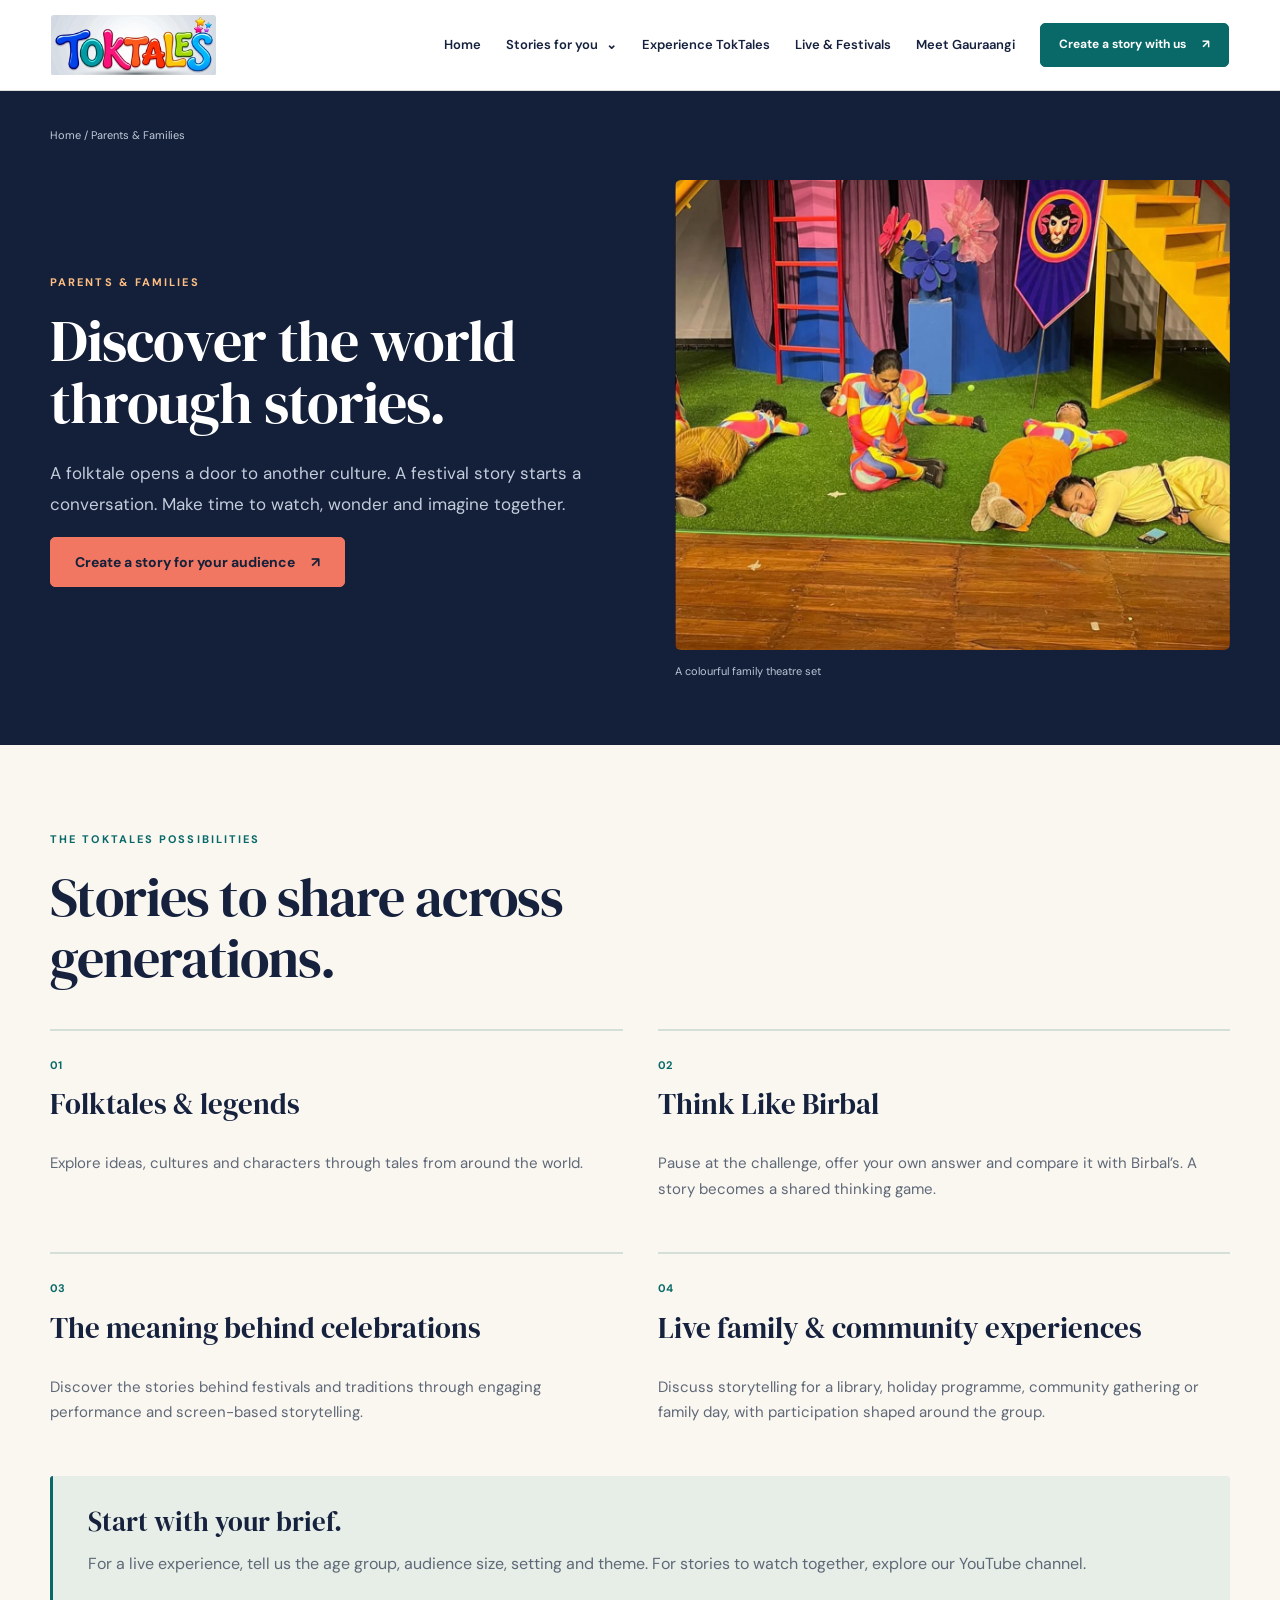
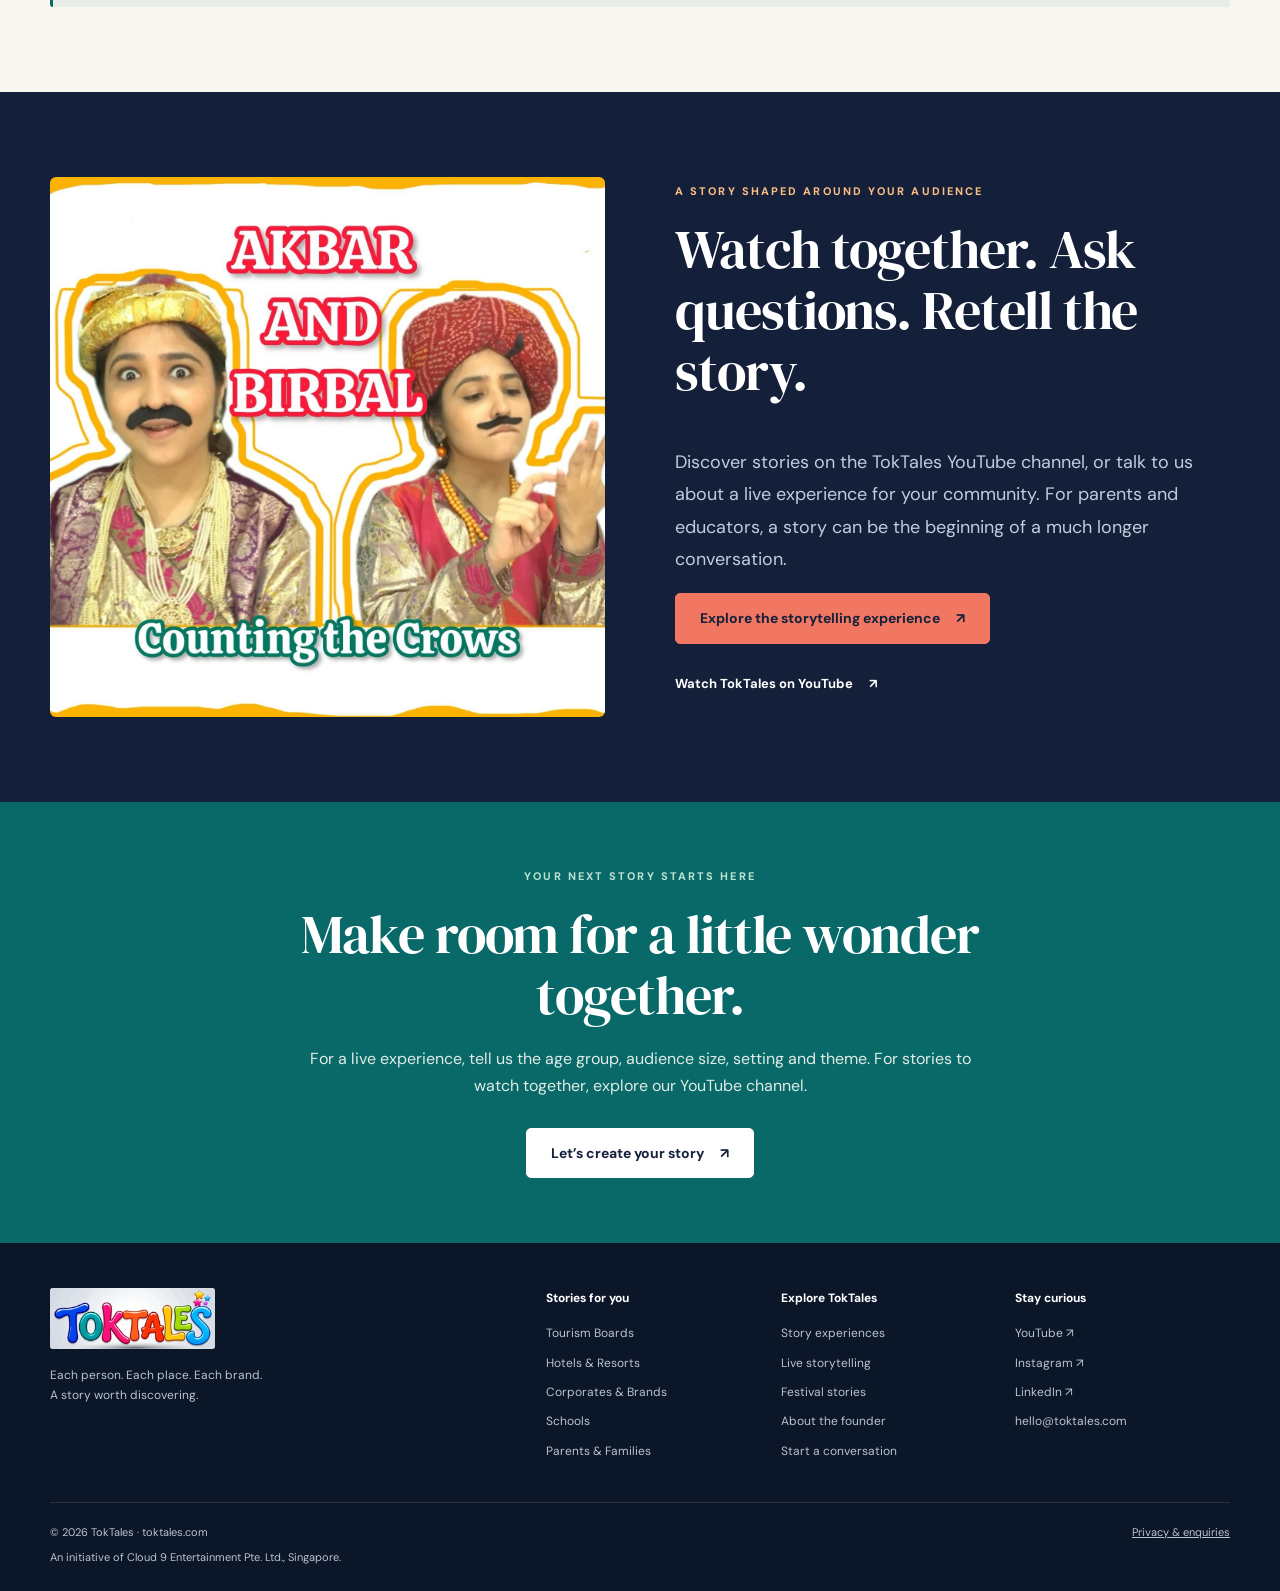
<file: families.html>
<!doctype html><html lang="en"><head><meta charset="utf-8"><meta name="viewport" content="width=device-width,initial-scale=1"><meta name="theme-color" content="#142039"><title>Parents &amp; Families | TokTales</title><meta name="description" content="A folktale opens a door to another culture. A festival story starts a conversation. Make time to watch, wonder and imagine together."><link rel="canonical" href="https://toktales.com/families.html"><meta property="og:title" content="Parents &amp; Families | TokTales"><meta property="og:description" content="A folktale opens a door to another culture. A festival story starts a conversation. Make time to watch, wonder and imagine together."><meta property="og:type" content="website"><meta property="og:url" content="https://toktales.com/families.html"><meta property="og:image" content="https://toktales.com/assets/home-background.jpg"><link rel="icon" type="image/svg+xml" href="assets/favicon.svg"><link rel="stylesheet" href="styles.css"><script src="site.js" defer></script></head><body class=""><a class="skip" href="#main">Skip to content</a><header class="header"><div class="nav-shell"><a href="index.html" class="logo" aria-label="TokTales home"><img src="assets/logo.jpg" alt="TokTales" width="165" height="61"></a><button class="menu" aria-expanded="false" aria-controls="main-navigation">Menu ☰</button><nav class="nav" id="main-navigation" aria-label="Main navigation"><a href="index.html">Home</a><details class="dropdown"><summary>Stories for you</summary><div class="drop-menu"><a href="tourism.html">Tourism Boards</a><a href="hotels.html">Hotels & Resorts</a><a href="corporates.html">Corporates & Brands</a><a href="schools.html">Schools & Educators</a><a href="families.html">Parents & Families</a></div></details><a href="experience.html">Experience TokTales</a><a href="live.html">Live & Festivals</a><a href="about.html">Meet Gauraangi</a><a href="contact.html" class="btn teal">Create a story with us<span aria-hidden="true">↗</span></a></nav></div></header><main id="main"><section class="page-hero"><div class="wrap"><div class="crumb"><a href="index.html">Home</a> / Parents & Families</div><div class="split"><div><span class="eyebrow">Parents & Families</span><h1>Discover the world through stories.</h1><p class="lead">A folktale opens a door to another culture. A festival story starts a conversation. Make time to watch, wonder and imagine together.</p><a href="contact.html?audience=Parents%20%26%20Families" class="btn">Create a story for your audience<span aria-hidden="true">↗</span></a></div><div><img src="assets/family-stage.jpg" alt="A colourful family theatre set" loading="lazy" decoding="async"><p class="page-caption">A colourful family theatre set</p></div></div></div></section><section><div class="wrap"><div class="section-intro"><div><span class="eyebrow">The TokTales possibilities</span><h2>Stories to share across generations.</h2></div></div><div class="body-grid"><article class="body-card"><span>01</span><h3>Folktales & legends</h3><p>Explore ideas, cultures and characters through tales from around the world.</p></article><article class="body-card"><span>02</span><h3>Think Like Birbal</h3><p>Pause at the challenge, offer your own answer and compare it with Birbal’s. A story becomes a shared thinking game.</p></article><article class="body-card"><span>03</span><h3>The meaning behind celebrations</h3><p>Discover the stories behind festivals and traditions through engaging performance and screen-based storytelling.</p></article><article class="body-card"><span>04</span><h3>Live family & community experiences</h3><p>Discuss storytelling for a library, holiday programme, community gathering or family day, with participation shaped around the group.</p></article></div><div class="highlight"><h3>Start with your brief.</h3><p>For a live experience, tell us the age group, audience size, setting and theme. For stories to watch together, explore our YouTube channel.</p></div></div></section><section class="dark"><div class="wrap split"><div class="split-photo"><img src="assets/birbal-crows.jpg" alt="Counting the Crows story artwork" loading="lazy" decoding="async"></div><div><span class="eyebrow">A story shaped around your audience</span><h2>Watch together. Ask questions. Retell the story.</h2><p class="lead">Discover stories on the TokTales YouTube channel, or talk to us about a live experience for your community. For parents and educators, a story can be the beginning of a much longer conversation.</p><a href="experience.html" class="btn">Explore the storytelling experience<span aria-hidden="true">↗</span></a><p style="margin-top:25px"><a href="https://www.youtube.com/@Toktaleswithgauraangi" class="link">Watch TokTales on YouTube<span aria-hidden="true">↗</span></a></p></div></div></section><section class="contact-band"><div class="wrap"><span class="eyebrow">Your next story starts here</span><h2>Make room for a little wonder together.</h2><p>For a live experience, tell us the age group, audience size, setting and theme. For stories to watch together, explore our YouTube channel.</p><a href="contact.html?audience=Parents%20%26%20Families" class="btn paper">Let’s create your story<span aria-hidden="true">↗</span></a></div></section></main><footer class="footer"><div class="footer-inner"><div><a href="index.html" class="logo" aria-label="TokTales home"><img src="assets/logo.jpg" alt="TokTales" width="165" height="61"></a><p>Each person. Each place. Each brand.<br>A story worth discovering.</p></div><div class="footer-links"><div><strong>Stories for you</strong><a href="tourism.html">Tourism Boards</a><a href="hotels.html">Hotels & Resorts</a><a href="corporates.html">Corporates & Brands</a><a href="schools.html">Schools</a><a href="families.html">Parents & Families</a></div><div><strong>Explore TokTales</strong><a href="experience.html">Story experiences</a><a href="live.html">Live storytelling</a><a href="festivals.html">Festival stories</a><a href="about.html">About the founder</a><a href="contact.html">Start a conversation</a></div><div><strong>Stay curious</strong><a href="https://www.youtube.com/@Toktaleswithgauraangi" target="_blank" rel="noopener noreferrer">YouTube ↗</a><a href="https://www.instagram.com/toktalesofficial?exln=dGQ1dGYzbHpqOGd1" target="_blank" rel="noopener noreferrer">Instagram ↗</a><a href="https://www.linkedin.com/in/gauraangi-chopra-a89777126/" target="_blank" rel="noopener noreferrer">LinkedIn ↗</a><a href="mailto:hello@toktales.com">hello@toktales.com</a></div></div></div><div class="footer-bottom"><div><span>© 2026 TokTales · toktales.com</span><span class="initiative">An initiative of Cloud 9 Entertainment Pte. Ltd., Singapore.</span></div><a href="privacy.html">Privacy & enquiries</a></div></footer></body></html>
</file>
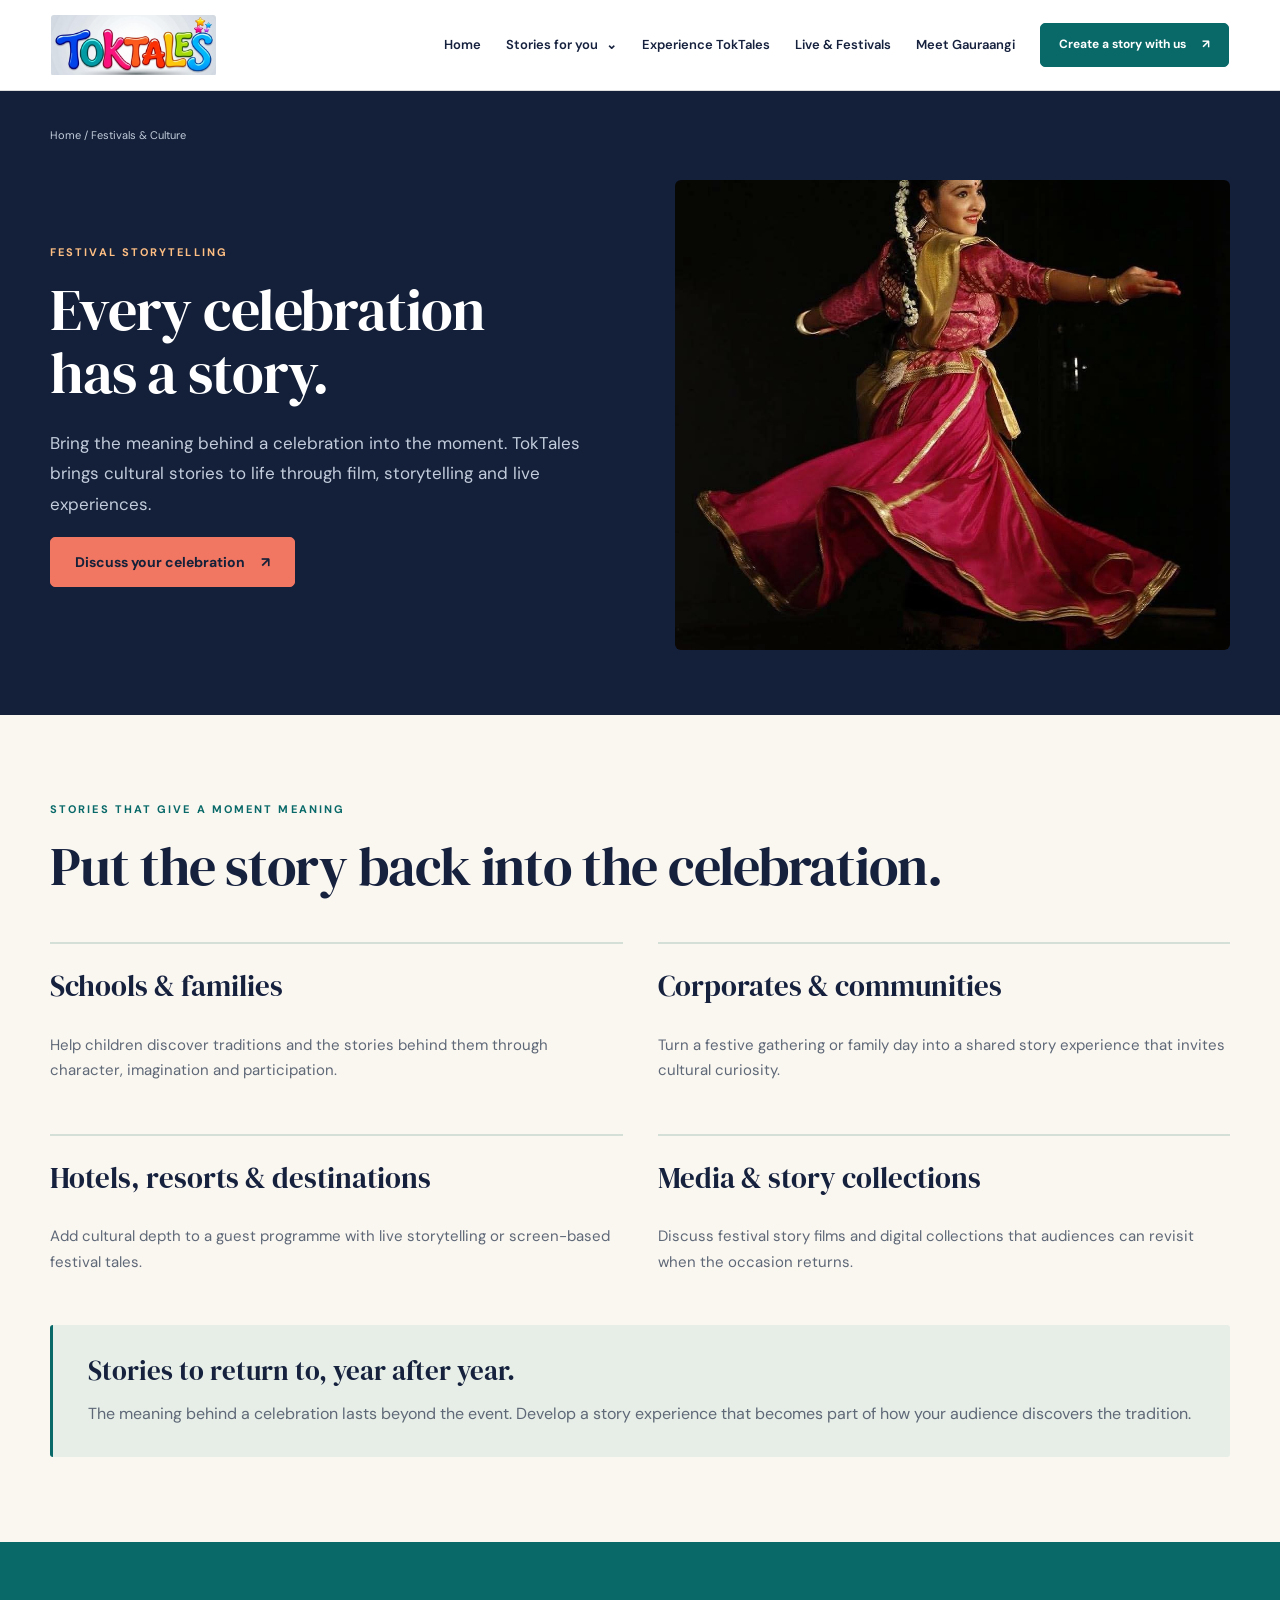
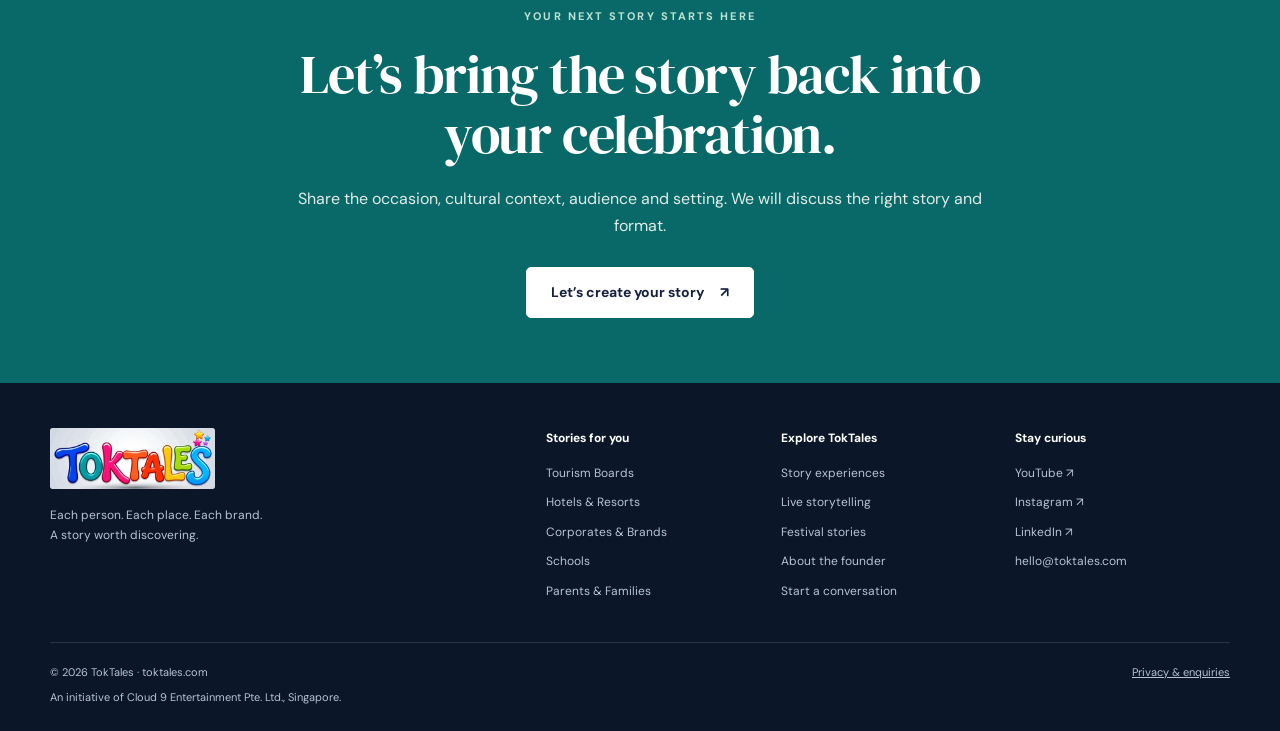
<file: festivals.html>
<!doctype html><html lang="en"><head><meta charset="utf-8"><meta name="viewport" content="width=device-width,initial-scale=1"><meta name="theme-color" content="#142039"><title>Festival Storytelling | TokTales</title><meta name="description" content="Explore the stories behind celebrations with TokTales film, live performance and storytelling for schools, hotels, corporates and families."><link rel="canonical" href="https://toktales.com/festivals.html"><meta property="og:title" content="Festival Storytelling | TokTales"><meta property="og:description" content="Explore the stories behind celebrations with TokTales film, live performance and storytelling for schools, hotels, corporates and families."><meta property="og:type" content="website"><meta property="og:url" content="https://toktales.com/festivals.html"><meta property="og:image" content="https://toktales.com/assets/home-background.jpg"><link rel="icon" type="image/svg+xml" href="assets/favicon.svg"><link rel="stylesheet" href="styles.css"><script src="site.js" defer></script></head><body class=""><a class="skip" href="#main">Skip to content</a><header class="header"><div class="nav-shell"><a href="index.html" class="logo" aria-label="TokTales home"><img src="assets/logo.jpg" alt="TokTales" width="165" height="61"></a><button class="menu" aria-expanded="false" aria-controls="main-navigation">Menu ☰</button><nav class="nav" id="main-navigation" aria-label="Main navigation"><a href="index.html">Home</a><details class="dropdown"><summary>Stories for you</summary><div class="drop-menu"><a href="tourism.html">Tourism Boards</a><a href="hotels.html">Hotels & Resorts</a><a href="corporates.html">Corporates & Brands</a><a href="schools.html">Schools & Educators</a><a href="families.html">Parents & Families</a></div></details><a href="experience.html">Experience TokTales</a><a href="live.html">Live & Festivals</a><a href="about.html">Meet Gauraangi</a><a href="contact.html" class="btn teal">Create a story with us<span aria-hidden="true">↗</span></a></nav></div></header><main id="main"><section class="page-hero"><div class="wrap"><div class="crumb"><a href="index.html">Home</a> / Festivals & Culture</div><div class="split"><div><span class="eyebrow">Festival storytelling</span><h1>Every celebration<br>has a story.</h1><p class="lead">Bring the meaning behind a celebration into the moment. TokTales brings cultural stories to life through film, storytelling and live experiences.</p><a href="contact.html?format=Festival%20programme" class="btn">Discuss your celebration<span aria-hidden="true">↗</span></a></div><img src="assets/kathak.jpg" alt="Gauraangi in a Kathak performance" loading="lazy" decoding="async"></div></div></section><section><div class="wrap"><span class="eyebrow">Stories that give a moment meaning</span><h2>Put the story back into the celebration.</h2><div class="body-grid"><article class="body-card"><h3>Schools & families</h3><p>Help children discover traditions and the stories behind them through character, imagination and participation.</p></article><article class="body-card"><h3>Corporates & communities</h3><p>Turn a festive gathering or family day into a shared story experience that invites cultural curiosity.</p></article><article class="body-card"><h3>Hotels, resorts & destinations</h3><p>Add cultural depth to a guest programme with live storytelling or screen-based festival tales.</p></article><article class="body-card"><h3>Media & story collections</h3><p>Discuss festival story films and digital collections that audiences can revisit when the occasion returns.</p></article></div><div class="highlight"><h3>Stories to return to, year after year.</h3><p>The meaning behind a celebration lasts beyond the event. Develop a story experience that becomes part of how your audience discovers the tradition.</p></div></div></section><section class="contact-band"><div class="wrap"><span class="eyebrow">Your next story starts here</span><h2>Let’s bring the story back into your celebration.</h2><p>Share the occasion, cultural context, audience and setting. We will discuss the right story and format.</p><a href="contact.html" class="btn paper">Let’s create your story<span aria-hidden="true">↗</span></a></div></section></main><footer class="footer"><div class="footer-inner"><div><a href="index.html" class="logo" aria-label="TokTales home"><img src="assets/logo.jpg" alt="TokTales" width="165" height="61"></a><p>Each person. Each place. Each brand.<br>A story worth discovering.</p></div><div class="footer-links"><div><strong>Stories for you</strong><a href="tourism.html">Tourism Boards</a><a href="hotels.html">Hotels & Resorts</a><a href="corporates.html">Corporates & Brands</a><a href="schools.html">Schools</a><a href="families.html">Parents & Families</a></div><div><strong>Explore TokTales</strong><a href="experience.html">Story experiences</a><a href="live.html">Live storytelling</a><a href="festivals.html">Festival stories</a><a href="about.html">About the founder</a><a href="contact.html">Start a conversation</a></div><div><strong>Stay curious</strong><a href="https://www.youtube.com/@Toktaleswithgauraangi" target="_blank" rel="noopener noreferrer">YouTube ↗</a><a href="https://www.instagram.com/toktalesofficial?exln=dGQ1dGYzbHpqOGd1" target="_blank" rel="noopener noreferrer">Instagram ↗</a><a href="https://www.linkedin.com/in/gauraangi-chopra-a89777126/" target="_blank" rel="noopener noreferrer">LinkedIn ↗</a><a href="mailto:hello@toktales.com">hello@toktales.com</a></div></div></div><div class="footer-bottom"><div><span>© 2026 TokTales · toktales.com</span><span class="initiative">An initiative of Cloud 9 Entertainment Pte. Ltd., Singapore.</span></div><a href="privacy.html">Privacy & enquiries</a></div></footer></body></html>
</file>
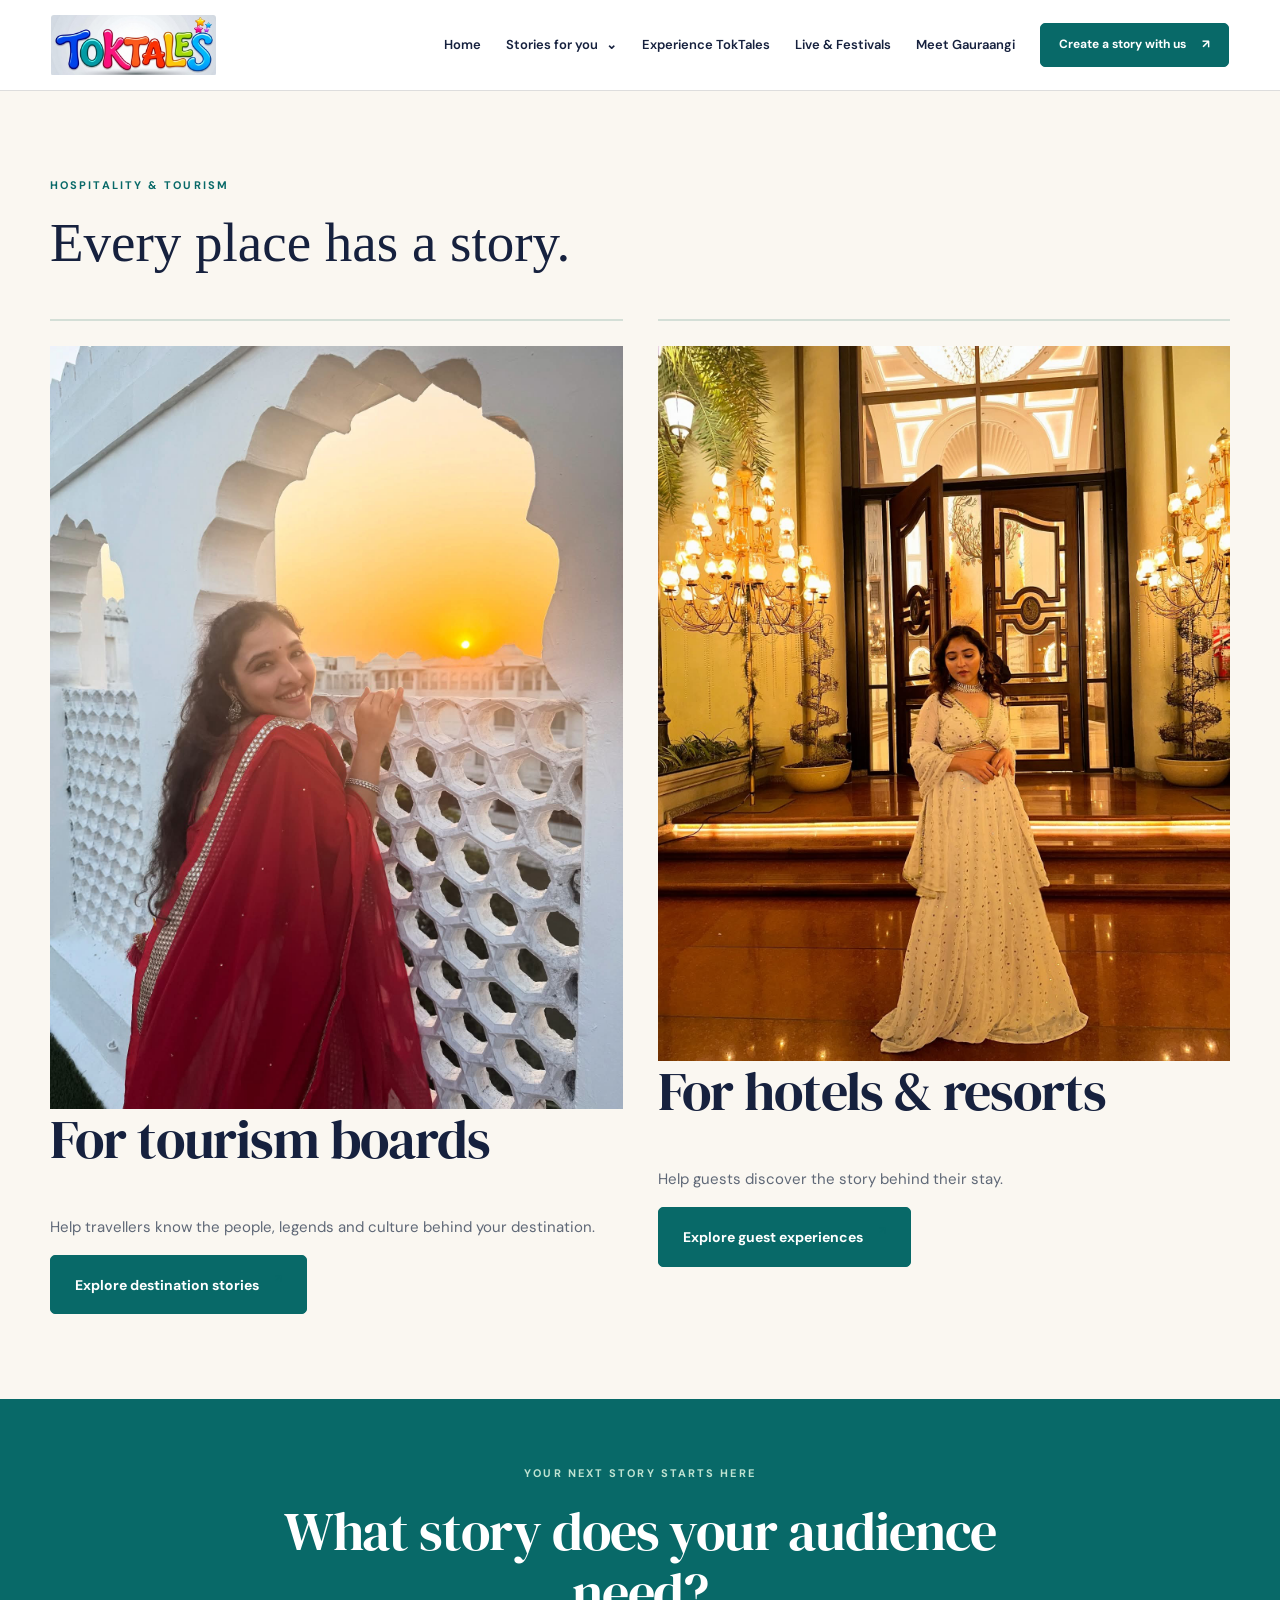
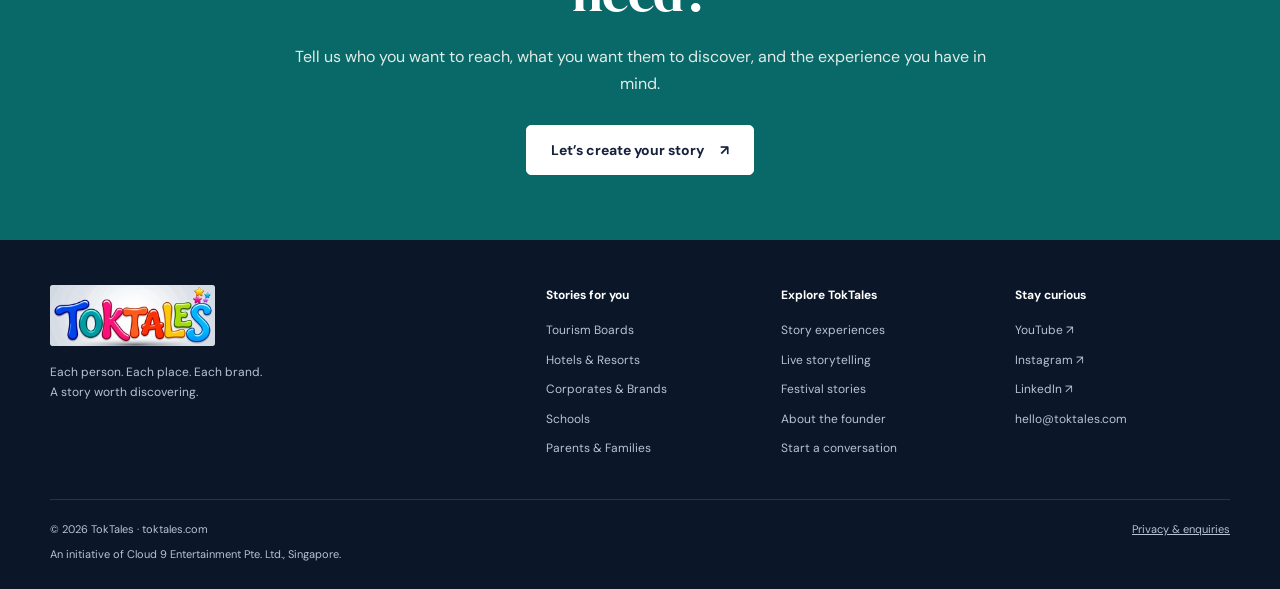
<file: hospitality.html>
<!doctype html><html lang="en"><head><meta charset="utf-8"><meta name="viewport" content="width=device-width,initial-scale=1"><meta name="theme-color" content="#142039"><title>Hospitality &amp; Tourism | TokTales</title><meta name="description" content="Explore destination stories and hotel guest experiences with TokTales."><link rel="canonical" href="https://toktales.com/hospitality.html"><meta property="og:title" content="Hospitality &amp; Tourism | TokTales"><meta property="og:description" content="Explore destination stories and hotel guest experiences with TokTales."><meta property="og:type" content="website"><meta property="og:url" content="https://toktales.com/hospitality.html"><meta property="og:image" content="https://toktales.com/assets/home-background.jpg"><link rel="icon" type="image/svg+xml" href="assets/favicon.svg"><link rel="stylesheet" href="styles.css"><script src="site.js" defer></script></head><body class=""><a class="skip" href="#main">Skip to content</a><header class="header"><div class="nav-shell"><a href="index.html" class="logo" aria-label="TokTales home"><img src="assets/logo.jpg" alt="TokTales" width="165" height="61"></a><button class="menu" aria-expanded="false" aria-controls="main-navigation">Menu ☰</button><nav class="nav" id="main-navigation" aria-label="Main navigation"><a href="index.html">Home</a><details class="dropdown"><summary>Stories for you</summary><div class="drop-menu"><a href="tourism.html">Tourism Boards</a><a href="hotels.html">Hotels & Resorts</a><a href="corporates.html">Corporates & Brands</a><a href="schools.html">Schools & Educators</a><a href="families.html">Parents & Families</a></div></details><a href="experience.html">Experience TokTales</a><a href="live.html">Live & Festivals</a><a href="about.html">Meet Gauraangi</a><a href="contact.html" class="btn teal">Create a story with us<span aria-hidden="true">↗</span></a></nav></div></header><main id="main"><section><div class="wrap"><span class="eyebrow">Hospitality & tourism</span><h1 style="font:55px/1.1 Georgia">Every place has a story.</h1><div class="body-grid"><article class="body-card"><img src="assets/destination.jpg" alt="A heritage destination" loading="lazy" decoding="async"><h2>For tourism boards</h2><p>Help travellers know the people, legends and culture behind your destination.</p><a href="tourism.html" class="btn teal">Explore destination stories<span aria-hidden="true">↗</span></a></article><article class="body-card"><img src="assets/hotel.jpg" alt="A hospitality setting" loading="lazy" decoding="async"><h2>For hotels & resorts</h2><p>Help guests discover the story behind their stay.</p><a href="hotels.html" class="btn teal">Explore guest experiences<span aria-hidden="true">↗</span></a></article></div></div></section><section class="contact-band"><div class="wrap"><span class="eyebrow">Your next story starts here</span><h2>What story does your audience need?</h2><p>Tell us who you want to reach, what you want them to discover, and the experience you have in mind.</p><a href="contact.html" class="btn paper">Let’s create your story<span aria-hidden="true">↗</span></a></div></section></main><footer class="footer"><div class="footer-inner"><div><a href="index.html" class="logo" aria-label="TokTales home"><img src="assets/logo.jpg" alt="TokTales" width="165" height="61"></a><p>Each person. Each place. Each brand.<br>A story worth discovering.</p></div><div class="footer-links"><div><strong>Stories for you</strong><a href="tourism.html">Tourism Boards</a><a href="hotels.html">Hotels & Resorts</a><a href="corporates.html">Corporates & Brands</a><a href="schools.html">Schools</a><a href="families.html">Parents & Families</a></div><div><strong>Explore TokTales</strong><a href="experience.html">Story experiences</a><a href="live.html">Live storytelling</a><a href="festivals.html">Festival stories</a><a href="about.html">About the founder</a><a href="contact.html">Start a conversation</a></div><div><strong>Stay curious</strong><a href="https://www.youtube.com/@Toktaleswithgauraangi" target="_blank" rel="noopener noreferrer">YouTube ↗</a><a href="https://www.instagram.com/toktalesofficial?exln=dGQ1dGYzbHpqOGd1" target="_blank" rel="noopener noreferrer">Instagram ↗</a><a href="https://www.linkedin.com/in/gauraangi-chopra-a89777126/" target="_blank" rel="noopener noreferrer">LinkedIn ↗</a><a href="mailto:hello@toktales.com">hello@toktales.com</a></div></div></div><div class="footer-bottom"><div><span>© 2026 TokTales · toktales.com</span><span class="initiative">An initiative of Cloud 9 Entertainment Pte. Ltd., Singapore.</span></div><a href="privacy.html">Privacy & enquiries</a></div></footer></body></html>
</file>
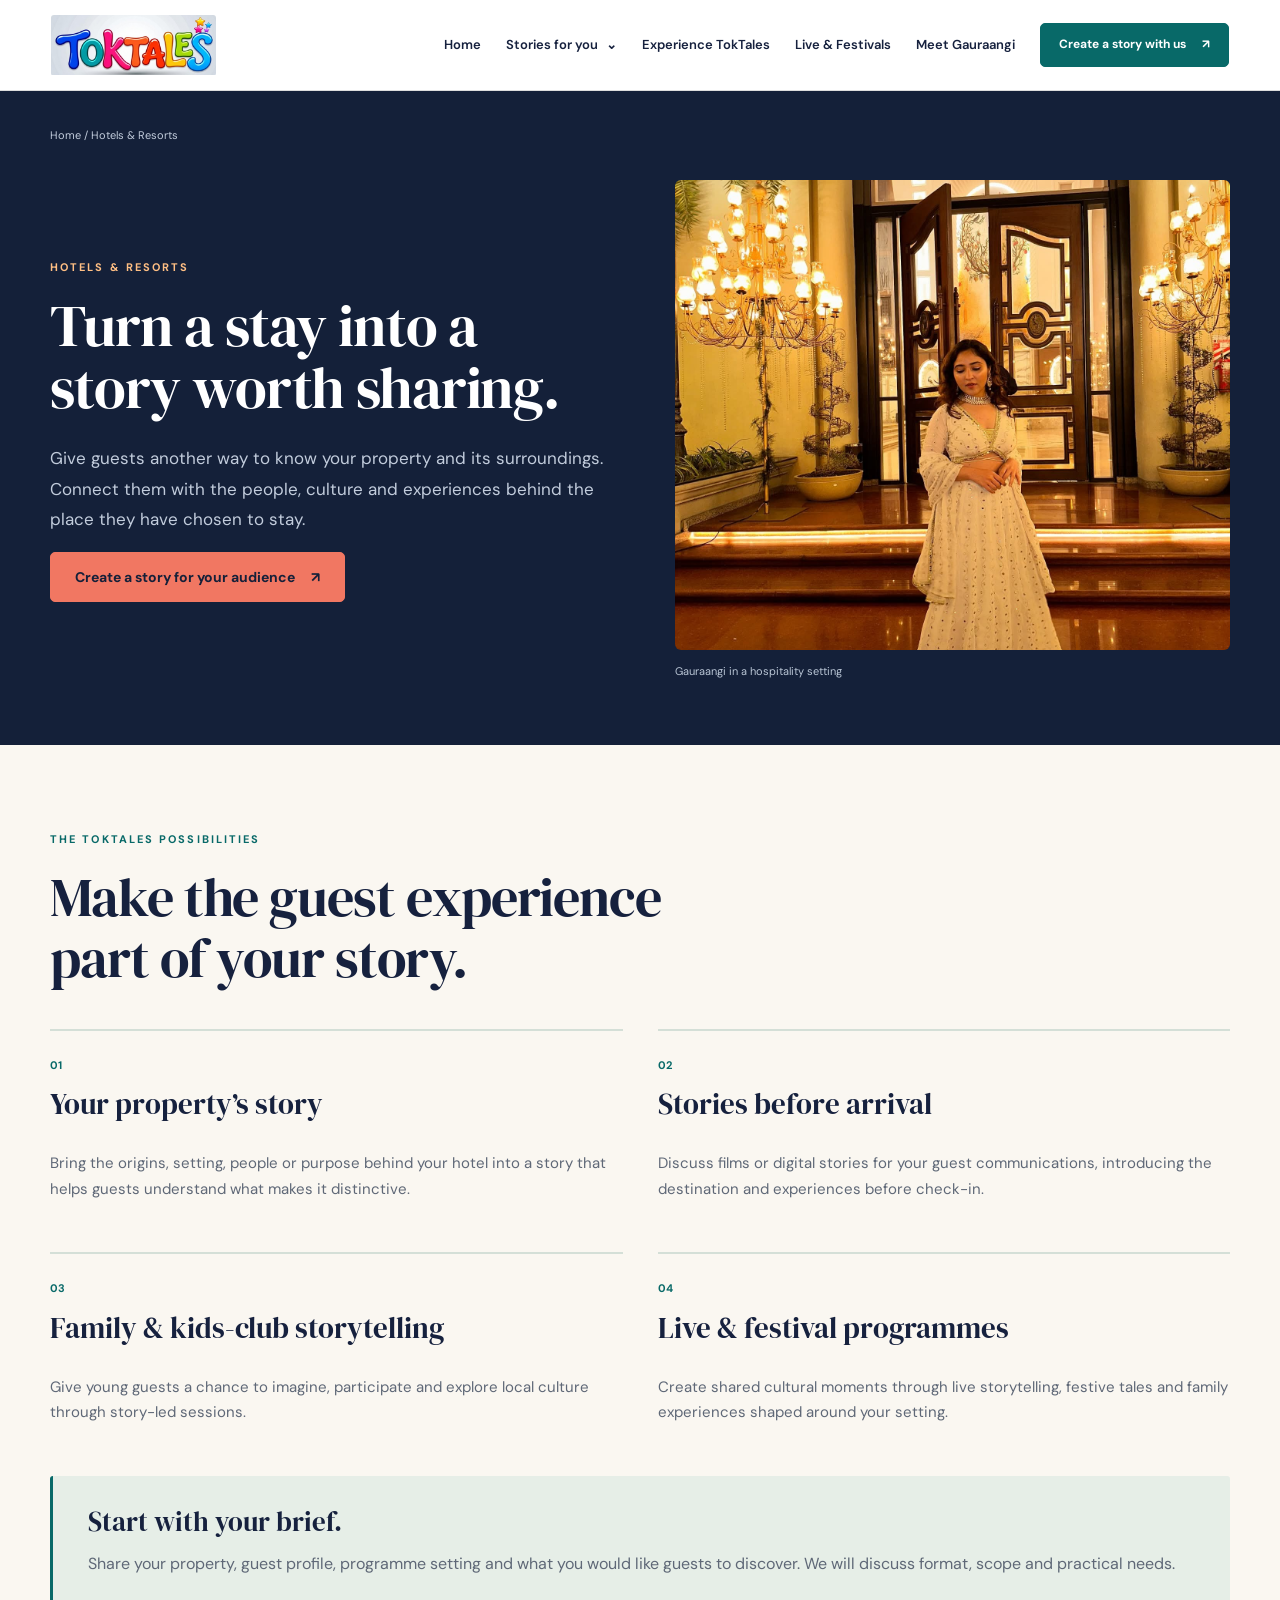
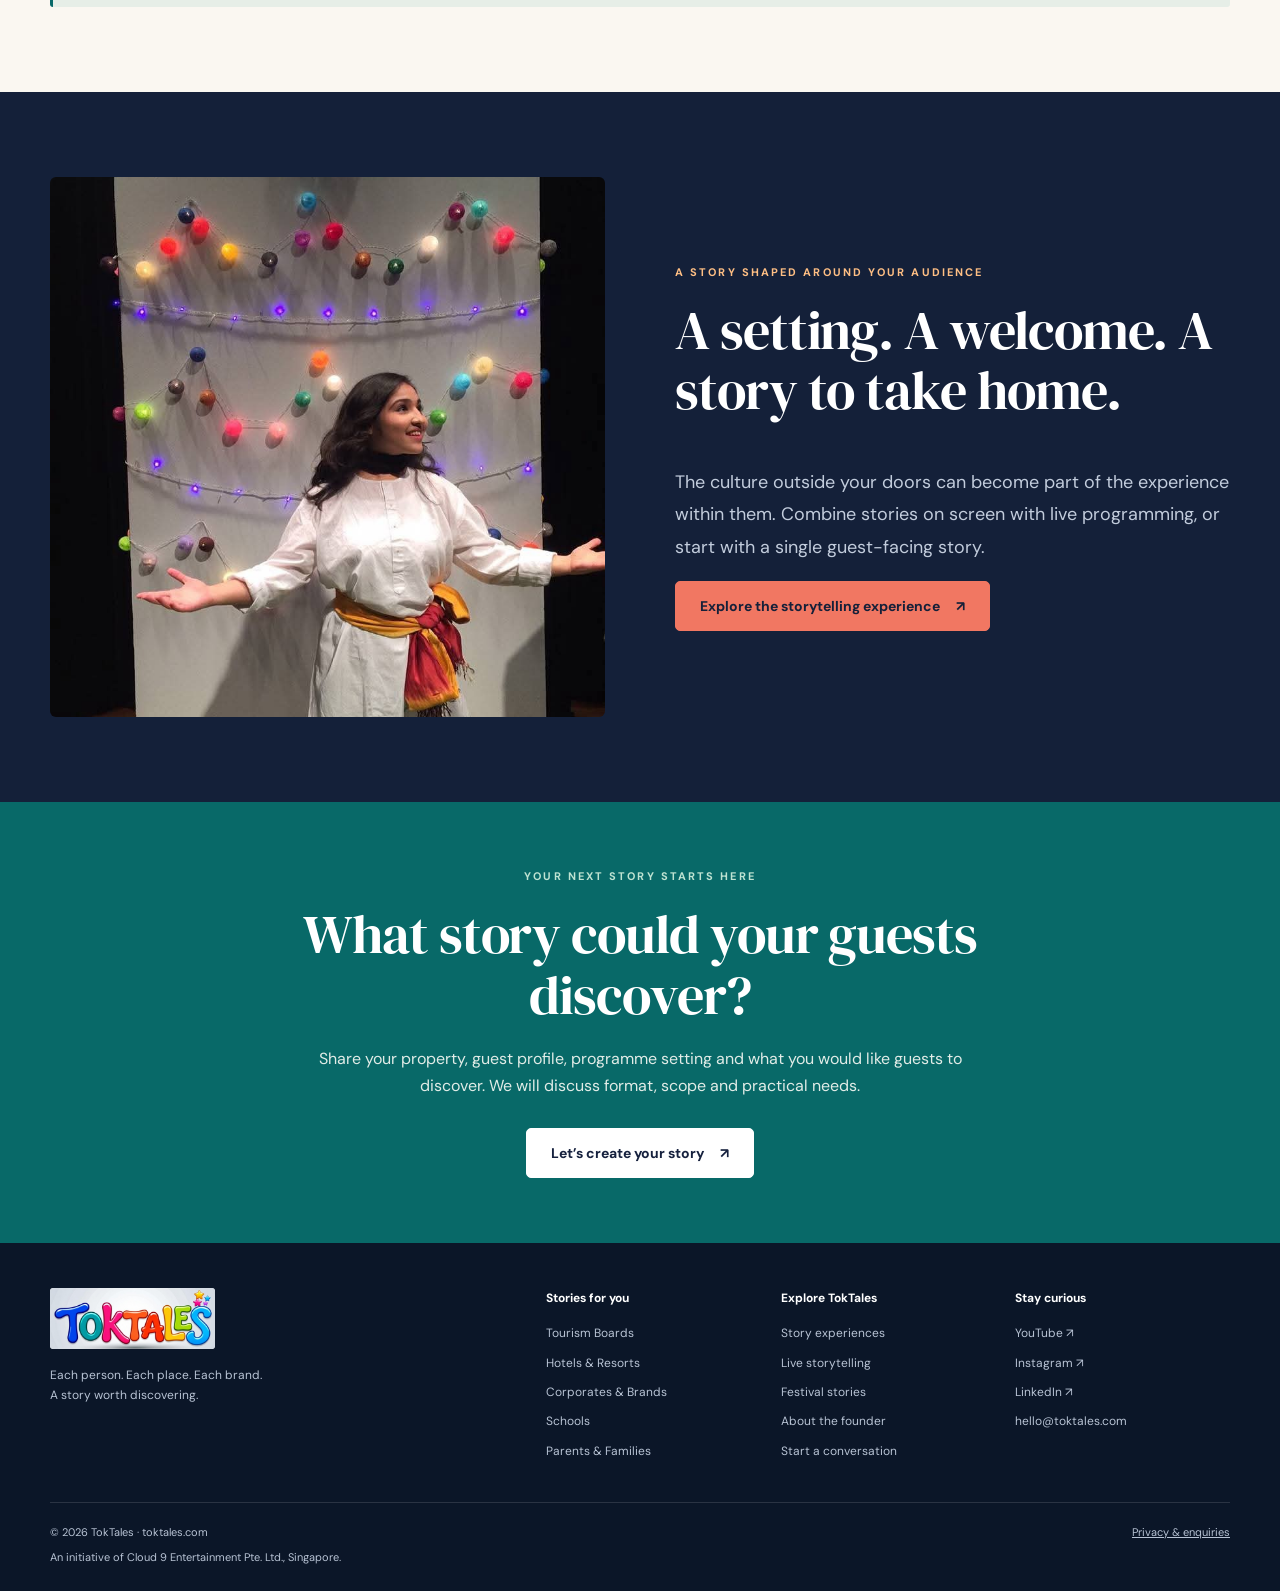
<file: hotels.html>
<!doctype html><html lang="en"><head><meta charset="utf-8"><meta name="viewport" content="width=device-width,initial-scale=1"><meta name="theme-color" content="#142039"><title>Hotels &amp; Resorts | TokTales</title><meta name="description" content="Give guests another way to know your property and its surroundings. Connect them with the people, culture and experiences behind the place they have chosen to stay."><link rel="canonical" href="https://toktales.com/hotels.html"><meta property="og:title" content="Hotels &amp; Resorts | TokTales"><meta property="og:description" content="Give guests another way to know your property and its surroundings. Connect them with the people, culture and experiences behind the place they have chosen to stay."><meta property="og:type" content="website"><meta property="og:url" content="https://toktales.com/hotels.html"><meta property="og:image" content="https://toktales.com/assets/home-background.jpg"><link rel="icon" type="image/svg+xml" href="assets/favicon.svg"><link rel="stylesheet" href="styles.css"><script src="site.js" defer></script></head><body class=""><a class="skip" href="#main">Skip to content</a><header class="header"><div class="nav-shell"><a href="index.html" class="logo" aria-label="TokTales home"><img src="assets/logo.jpg" alt="TokTales" width="165" height="61"></a><button class="menu" aria-expanded="false" aria-controls="main-navigation">Menu ☰</button><nav class="nav" id="main-navigation" aria-label="Main navigation"><a href="index.html">Home</a><details class="dropdown"><summary>Stories for you</summary><div class="drop-menu"><a href="tourism.html">Tourism Boards</a><a href="hotels.html">Hotels & Resorts</a><a href="corporates.html">Corporates & Brands</a><a href="schools.html">Schools & Educators</a><a href="families.html">Parents & Families</a></div></details><a href="experience.html">Experience TokTales</a><a href="live.html">Live & Festivals</a><a href="about.html">Meet Gauraangi</a><a href="contact.html" class="btn teal">Create a story with us<span aria-hidden="true">↗</span></a></nav></div></header><main id="main"><section class="page-hero"><div class="wrap"><div class="crumb"><a href="index.html">Home</a> / Hotels & Resorts</div><div class="split"><div><span class="eyebrow">Hotels & Resorts</span><h1>Turn a stay into a story worth sharing.</h1><p class="lead">Give guests another way to know your property and its surroundings. Connect them with the people, culture and experiences behind the place they have chosen to stay.</p><a href="contact.html?audience=Hotels%20%26%20Resorts" class="btn">Create a story for your audience<span aria-hidden="true">↗</span></a></div><div><img src="assets/hotel.jpg" alt="Gauraangi in a hospitality setting" loading="lazy" decoding="async"><p class="page-caption">Gauraangi in a hospitality setting</p></div></div></div></section><section><div class="wrap"><div class="section-intro"><div><span class="eyebrow">The TokTales possibilities</span><h2>Make the guest experience part of your story.</h2></div></div><div class="body-grid"><article class="body-card"><span>01</span><h3>Your property’s story</h3><p>Bring the origins, setting, people or purpose behind your hotel into a story that helps guests understand what makes it distinctive.</p></article><article class="body-card"><span>02</span><h3>Stories before arrival</h3><p>Discuss films or digital stories for your guest communications, introducing the destination and experiences before check-in.</p></article><article class="body-card"><span>03</span><h3>Family & kids-club storytelling</h3><p>Give young guests a chance to imagine, participate and explore local culture through story-led sessions.</p></article><article class="body-card"><span>04</span><h3>Live & festival programmes</h3><p>Create shared cultural moments through live storytelling, festive tales and family experiences shaped around your setting.</p></article></div><div class="highlight"><h3>Start with your brief.</h3><p>Share your property, guest profile, programme setting and what you would like guests to discover. We will discuss format, scope and practical needs.</p></div></div></section><section class="dark"><div class="wrap split"><div class="split-photo"><img src="assets/live-storytelling.jpg" alt="Gauraangi in a live storytelling performance" loading="lazy" decoding="async"></div><div><span class="eyebrow">A story shaped around your audience</span><h2>A setting. A welcome. A story to take home.</h2><p class="lead">The culture outside your doors can become part of the experience within them. Combine stories on screen with live programming, or start with a single guest-facing story.</p><a href="experience.html" class="btn">Explore the storytelling experience<span aria-hidden="true">↗</span></a></div></div></section><section class="contact-band"><div class="wrap"><span class="eyebrow">Your next story starts here</span><h2>What story could your guests discover? </h2><p>Share your property, guest profile, programme setting and what you would like guests to discover. We will discuss format, scope and practical needs.</p><a href="contact.html?audience=Hotels%20%26%20Resorts" class="btn paper">Let’s create your story<span aria-hidden="true">↗</span></a></div></section></main><footer class="footer"><div class="footer-inner"><div><a href="index.html" class="logo" aria-label="TokTales home"><img src="assets/logo.jpg" alt="TokTales" width="165" height="61"></a><p>Each person. Each place. Each brand.<br>A story worth discovering.</p></div><div class="footer-links"><div><strong>Stories for you</strong><a href="tourism.html">Tourism Boards</a><a href="hotels.html">Hotels & Resorts</a><a href="corporates.html">Corporates & Brands</a><a href="schools.html">Schools</a><a href="families.html">Parents & Families</a></div><div><strong>Explore TokTales</strong><a href="experience.html">Story experiences</a><a href="live.html">Live storytelling</a><a href="festivals.html">Festival stories</a><a href="about.html">About the founder</a><a href="contact.html">Start a conversation</a></div><div><strong>Stay curious</strong><a href="https://www.youtube.com/@Toktaleswithgauraangi" target="_blank" rel="noopener noreferrer">YouTube ↗</a><a href="https://www.instagram.com/toktalesofficial?exln=dGQ1dGYzbHpqOGd1" target="_blank" rel="noopener noreferrer">Instagram ↗</a><a href="https://www.linkedin.com/in/gauraangi-chopra-a89777126/" target="_blank" rel="noopener noreferrer">LinkedIn ↗</a><a href="mailto:hello@toktales.com">hello@toktales.com</a></div></div></div><div class="footer-bottom"><div><span>© 2026 TokTales · toktales.com</span><span class="initiative">An initiative of Cloud 9 Entertainment Pte. Ltd., Singapore.</span></div><a href="privacy.html">Privacy & enquiries</a></div></footer></body></html>
</file>
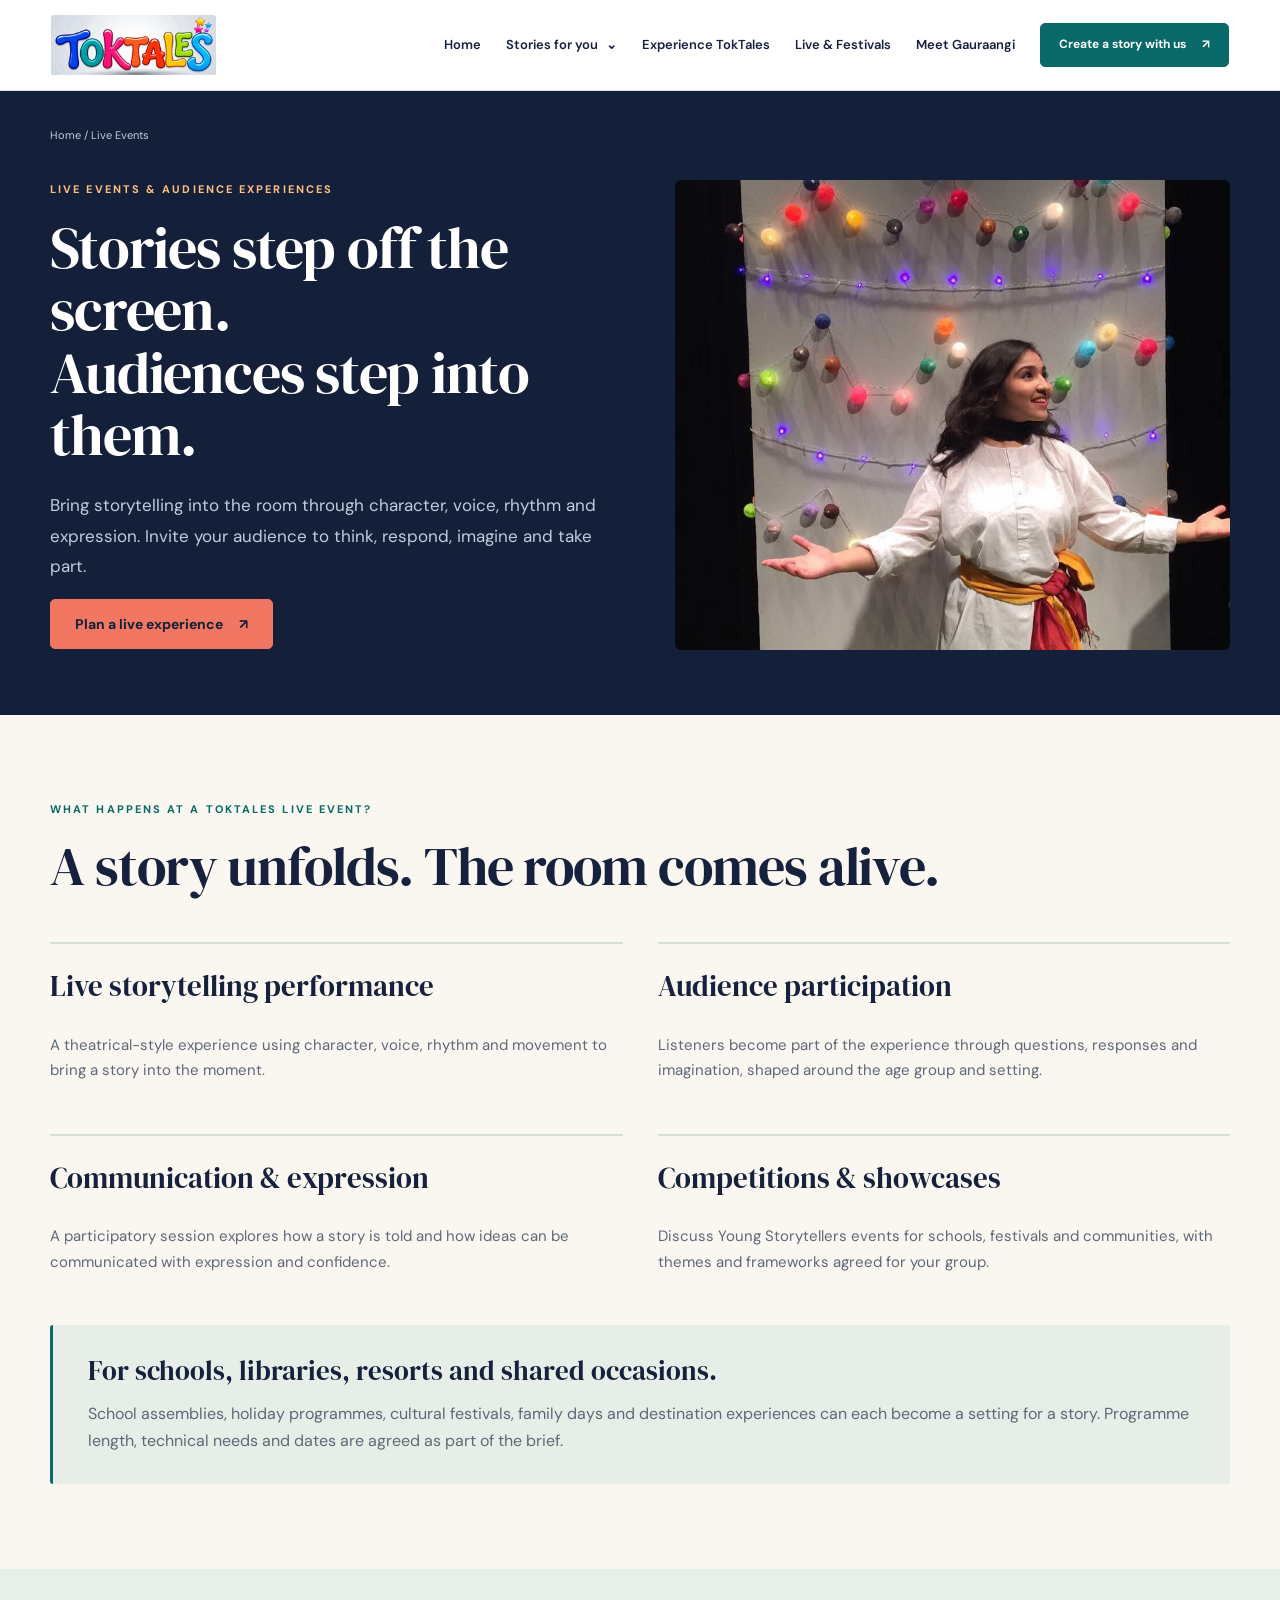
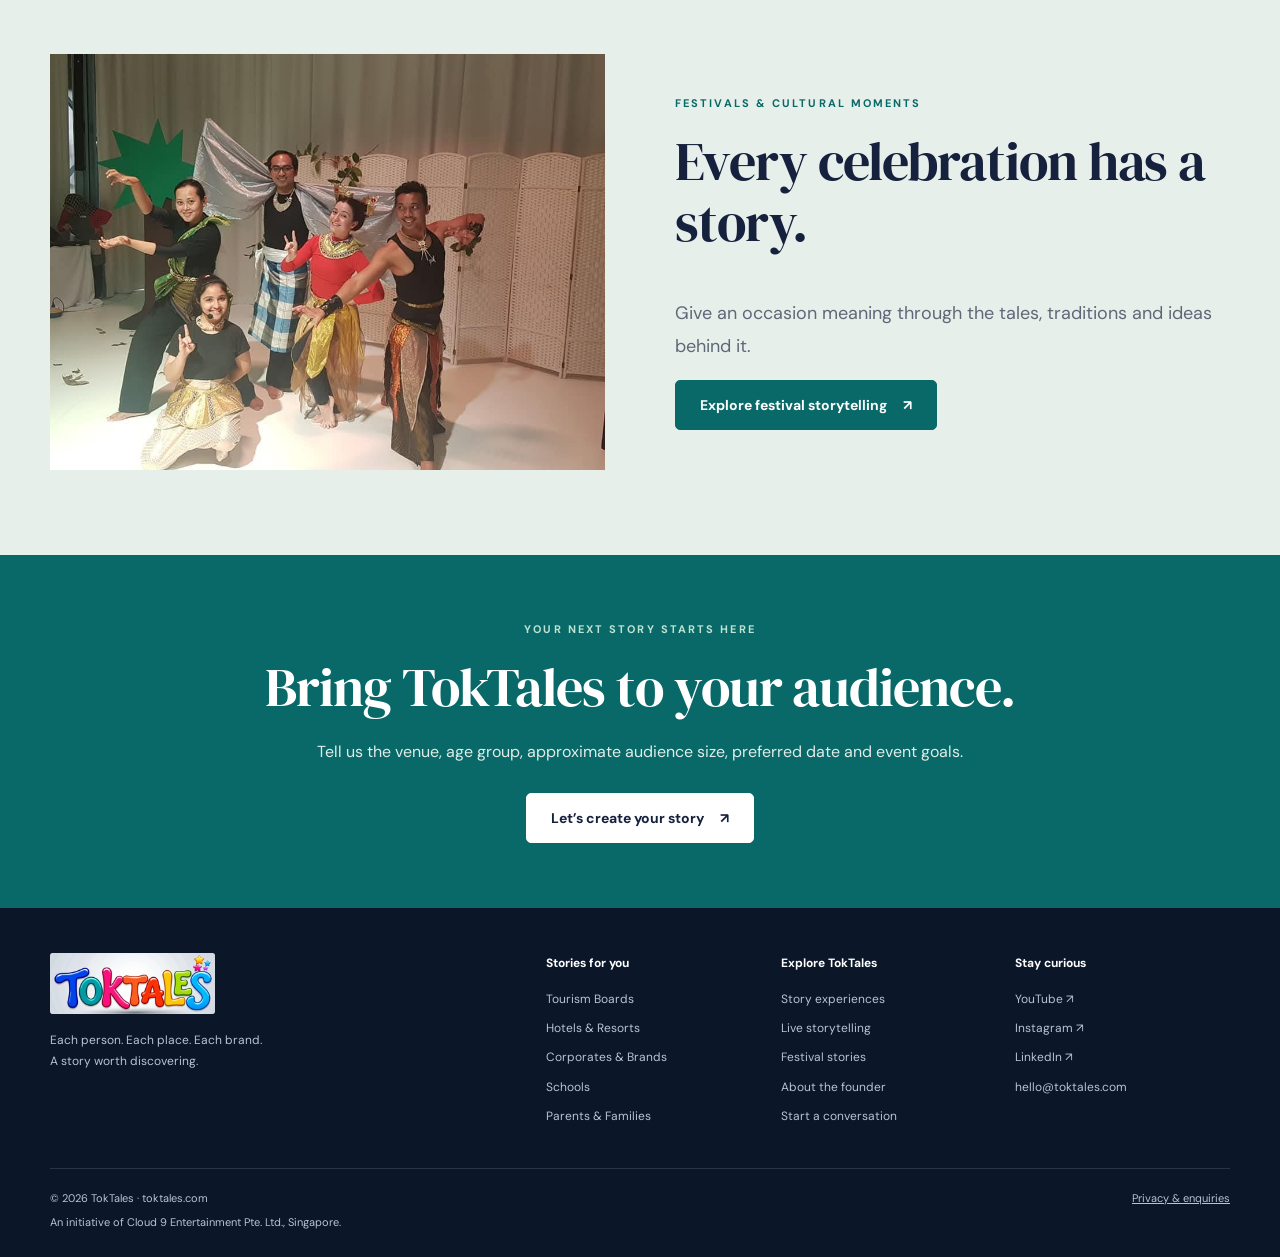
<file: live.html>
<!doctype html><html lang="en"><head><meta charset="utf-8"><meta name="viewport" content="width=device-width,initial-scale=1"><meta name="theme-color" content="#142039"><title>Live Events &amp; Storytelling | TokTales</title><meta name="description" content="Bring TokTales live storytelling, workshops and Young Storytellers programmes to your school, hotel, festival or community audience."><link rel="canonical" href="https://toktales.com/live.html"><meta property="og:title" content="Live Events &amp; Storytelling | TokTales"><meta property="og:description" content="Bring TokTales live storytelling, workshops and Young Storytellers programmes to your school, hotel, festival or community audience."><meta property="og:type" content="website"><meta property="og:url" content="https://toktales.com/live.html"><meta property="og:image" content="https://toktales.com/assets/home-background.jpg"><link rel="icon" type="image/svg+xml" href="assets/favicon.svg"><link rel="stylesheet" href="styles.css"><script src="site.js" defer></script></head><body class=""><a class="skip" href="#main">Skip to content</a><header class="header"><div class="nav-shell"><a href="index.html" class="logo" aria-label="TokTales home"><img src="assets/logo.jpg" alt="TokTales" width="165" height="61"></a><button class="menu" aria-expanded="false" aria-controls="main-navigation">Menu ☰</button><nav class="nav" id="main-navigation" aria-label="Main navigation"><a href="index.html">Home</a><details class="dropdown"><summary>Stories for you</summary><div class="drop-menu"><a href="tourism.html">Tourism Boards</a><a href="hotels.html">Hotels & Resorts</a><a href="corporates.html">Corporates & Brands</a><a href="schools.html">Schools & Educators</a><a href="families.html">Parents & Families</a></div></details><a href="experience.html">Experience TokTales</a><a href="live.html">Live & Festivals</a><a href="about.html">Meet Gauraangi</a><a href="contact.html" class="btn teal">Create a story with us<span aria-hidden="true">↗</span></a></nav></div></header><main id="main"><section class="page-hero"><div class="wrap"><div class="crumb"><a href="index.html">Home</a> / Live Events</div><div class="split"><div><span class="eyebrow">Live events & audience experiences</span><h1>Stories step off the screen.<br>Audiences step into them.</h1><p class="lead">Bring storytelling into the room through character, voice, rhythm and expression. Invite your audience to think, respond, imagine and take part.</p><a href="contact.html?format=Live%20storytelling" class="btn">Plan a live experience<span aria-hidden="true">↗</span></a></div><img src="assets/live-storytelling.jpg" alt="Gauraangi telling a story in a live performance" loading="lazy" decoding="async"></div></div></section><section><div class="wrap"><span class="eyebrow">What happens at a TokTales live event?</span><h2>A story unfolds. The room comes alive.</h2><div class="body-grid"><article class="body-card"><h3>Live storytelling performance</h3><p>A theatrical-style experience using character, voice, rhythm and movement to bring a story into the moment.</p></article><article class="body-card"><h3>Audience participation</h3><p>Listeners become part of the experience through questions, responses and imagination, shaped around the age group and setting.</p></article><article class="body-card"><h3>Communication & expression</h3><p>A participatory session explores how a story is told and how ideas can be communicated with expression and confidence.</p></article><article class="body-card"><h3>Competitions & showcases</h3><p>Discuss Young Storytellers events for schools, festivals and communities, with themes and frameworks agreed for your group.</p></article></div><div class="highlight"><h3>For schools, libraries, resorts and shared occasions.</h3><p>School assemblies, holiday programmes, cultural festivals, family days and destination experiences can each become a setting for a story. Programme length, technical needs and dates are agreed as part of the brief.</p></div></div></section><section class="school-band"><div class="wrap split"><div><img src="assets/ensemble.jpg" alt="An ensemble theatre performance" loading="lazy" decoding="async"></div><div><span class="eyebrow">Festivals & cultural moments</span><h2>Every celebration has a story.</h2><p class="lead">Give an occasion meaning through the tales, traditions and ideas behind it.</p><a href="festivals.html" class="btn teal">Explore festival storytelling<span aria-hidden="true">↗</span></a></div></div></section><section class="contact-band"><div class="wrap"><span class="eyebrow">Your next story starts here</span><h2>Bring TokTales to your audience.</h2><p>Tell us the venue, age group, approximate audience size, preferred date and event goals.</p><a href="contact.html" class="btn paper">Let’s create your story<span aria-hidden="true">↗</span></a></div></section></main><footer class="footer"><div class="footer-inner"><div><a href="index.html" class="logo" aria-label="TokTales home"><img src="assets/logo.jpg" alt="TokTales" width="165" height="61"></a><p>Each person. Each place. Each brand.<br>A story worth discovering.</p></div><div class="footer-links"><div><strong>Stories for you</strong><a href="tourism.html">Tourism Boards</a><a href="hotels.html">Hotels & Resorts</a><a href="corporates.html">Corporates & Brands</a><a href="schools.html">Schools</a><a href="families.html">Parents & Families</a></div><div><strong>Explore TokTales</strong><a href="experience.html">Story experiences</a><a href="live.html">Live storytelling</a><a href="festivals.html">Festival stories</a><a href="about.html">About the founder</a><a href="contact.html">Start a conversation</a></div><div><strong>Stay curious</strong><a href="https://www.youtube.com/@Toktaleswithgauraangi" target="_blank" rel="noopener noreferrer">YouTube ↗</a><a href="https://www.instagram.com/toktalesofficial?exln=dGQ1dGYzbHpqOGd1" target="_blank" rel="noopener noreferrer">Instagram ↗</a><a href="https://www.linkedin.com/in/gauraangi-chopra-a89777126/" target="_blank" rel="noopener noreferrer">LinkedIn ↗</a><a href="mailto:hello@toktales.com">hello@toktales.com</a></div></div></div><div class="footer-bottom"><div><span>© 2026 TokTales · toktales.com</span><span class="initiative">An initiative of Cloud 9 Entertainment Pte. Ltd., Singapore.</span></div><a href="privacy.html">Privacy & enquiries</a></div></footer></body></html>
</file>
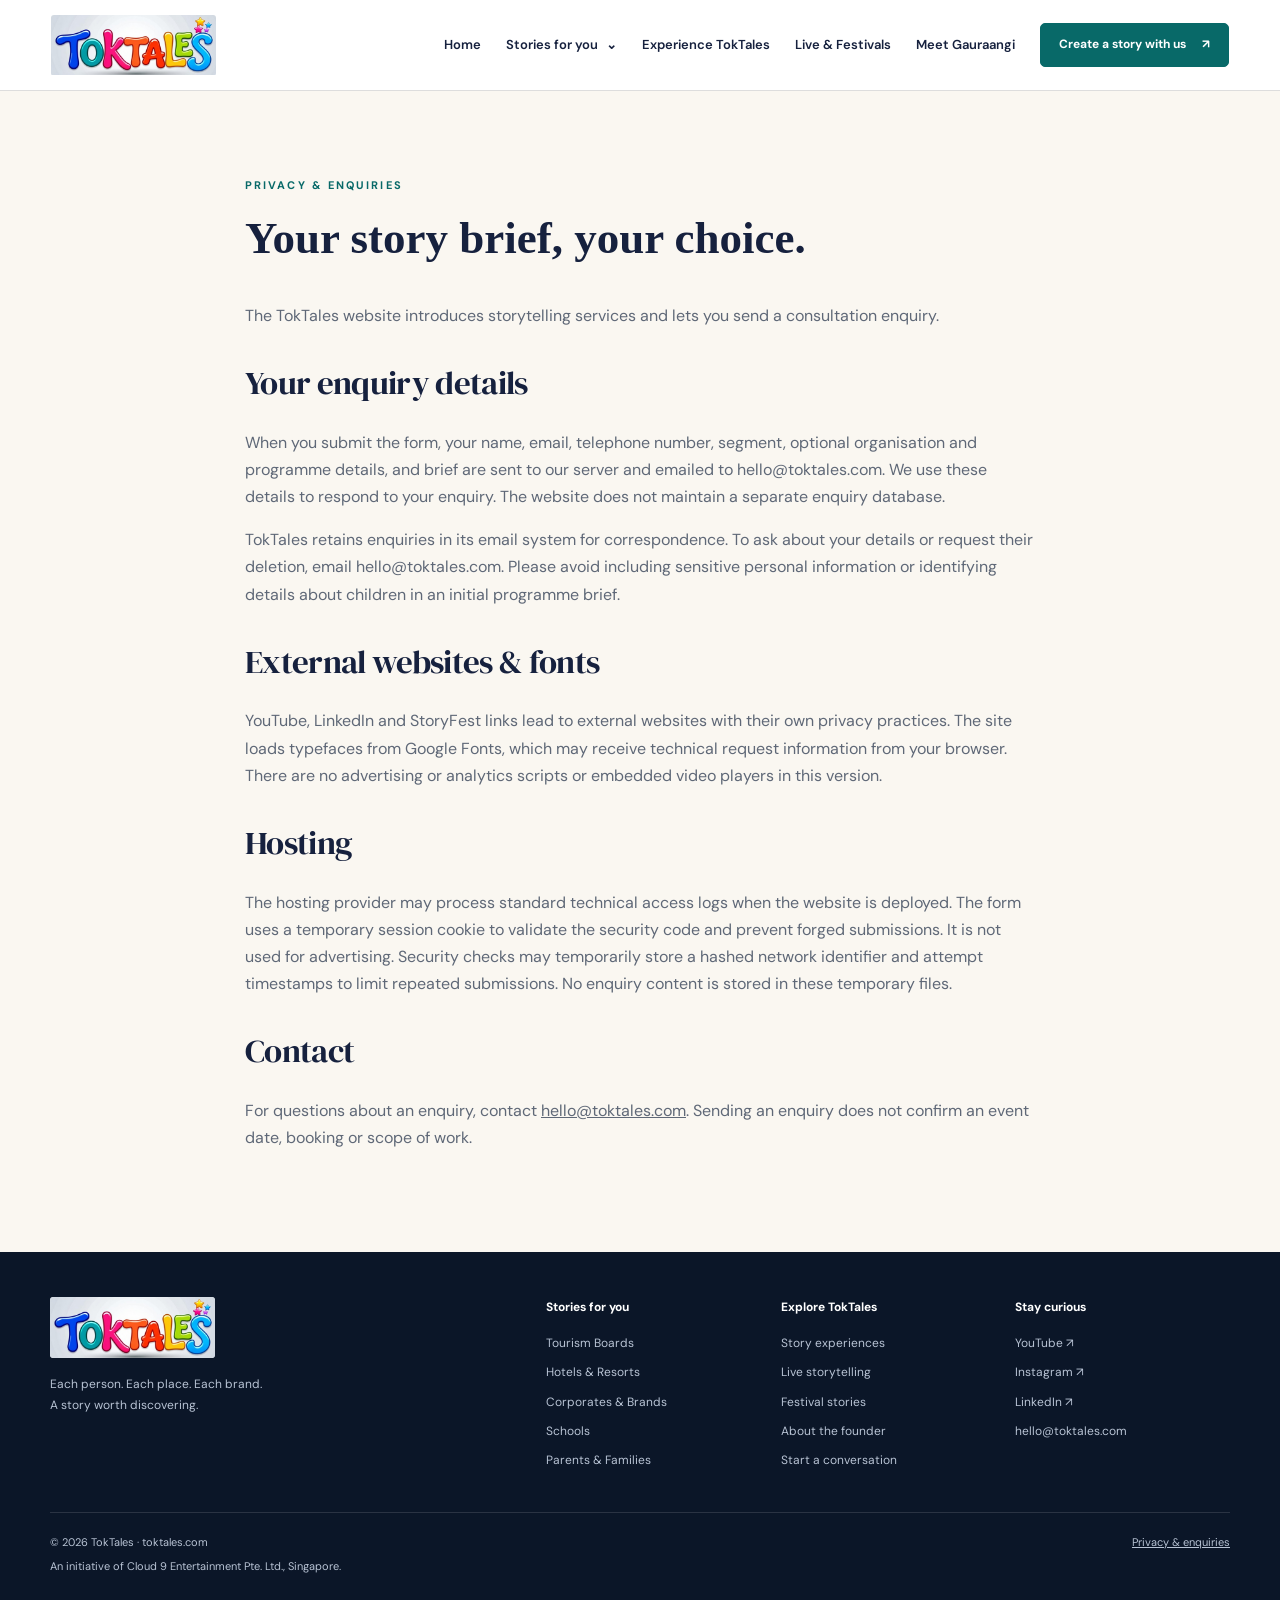
<file: privacy.html>
<!doctype html><html lang="en"><head><meta charset="utf-8"><meta name="viewport" content="width=device-width,initial-scale=1"><meta name="theme-color" content="#142039"><title>Privacy &amp; Enquiries | TokTales</title><meta name="description" content="How the TokTales story brief form and external website links work."><link rel="canonical" href="https://toktales.com/privacy.html"><meta property="og:title" content="Privacy &amp; Enquiries | TokTales"><meta property="og:description" content="How the TokTales story brief form and external website links work."><meta property="og:type" content="website"><meta property="og:url" content="https://toktales.com/privacy.html"><meta property="og:image" content="https://toktales.com/assets/home-background.jpg"><link rel="icon" type="image/svg+xml" href="assets/favicon.svg"><link rel="stylesheet" href="styles.css"><script src="site.js" defer></script></head><body class=""><a class="skip" href="#main">Skip to content</a><header class="header"><div class="nav-shell"><a href="index.html" class="logo" aria-label="TokTales home"><img src="assets/logo.jpg" alt="TokTales" width="165" height="61"></a><button class="menu" aria-expanded="false" aria-controls="main-navigation">Menu ☰</button><nav class="nav" id="main-navigation" aria-label="Main navigation"><a href="index.html">Home</a><details class="dropdown"><summary>Stories for you</summary><div class="drop-menu"><a href="tourism.html">Tourism Boards</a><a href="hotels.html">Hotels & Resorts</a><a href="corporates.html">Corporates & Brands</a><a href="schools.html">Schools & Educators</a><a href="families.html">Parents & Families</a></div></details><a href="experience.html">Experience TokTales</a><a href="live.html">Live & Festivals</a><a href="about.html">Meet Gauraangi</a><a href="contact.html" class="btn teal">Create a story with us<span aria-hidden="true">↗</span></a></nav></div></header><main id="main"><section><div class="wrap prose"><span class="eyebrow">Privacy & enquiries</span><h1 style="font-family:Georgia;font-size:45px">Your story brief, your choice.</h1><p>The TokTales website introduces storytelling services and lets you send a consultation enquiry.</p><h2>Your enquiry details</h2><p>When you submit the form, your name, email, telephone number, segment, optional organisation and programme details, and brief are sent to our server and emailed to hello@toktales.com. We use these details to respond to your enquiry. The website does not maintain a separate enquiry database.</p><p>TokTales retains enquiries in its email system for correspondence. To ask about your details or request their deletion, email hello@toktales.com. Please avoid including sensitive personal information or identifying details about children in an initial programme brief.</p><h2>External websites & fonts</h2><p>YouTube, LinkedIn and StoryFest links lead to external websites with their own privacy practices. The site loads typefaces from Google Fonts, which may receive technical request information from your browser. There are no advertising or analytics scripts or embedded video players in this version.</p><h2>Hosting</h2><p>The hosting provider may process standard technical access logs when the website is deployed. The form uses a temporary session cookie to validate the security code and prevent forged submissions. It is not used for advertising. Security checks may temporarily store a hashed network identifier and attempt timestamps to limit repeated submissions. No enquiry content is stored in these temporary files.</p><h2>Contact</h2><p>For questions about an enquiry, contact <a href="mailto:hello@toktales.com">hello@toktales.com</a>. Sending an enquiry does not confirm an event date, booking or scope of work.</p></div></section></main><footer class="footer"><div class="footer-inner"><div><a href="index.html" class="logo" aria-label="TokTales home"><img src="assets/logo.jpg" alt="TokTales" width="165" height="61"></a><p>Each person. Each place. Each brand.<br>A story worth discovering.</p></div><div class="footer-links"><div><strong>Stories for you</strong><a href="tourism.html">Tourism Boards</a><a href="hotels.html">Hotels & Resorts</a><a href="corporates.html">Corporates & Brands</a><a href="schools.html">Schools</a><a href="families.html">Parents & Families</a></div><div><strong>Explore TokTales</strong><a href="experience.html">Story experiences</a><a href="live.html">Live storytelling</a><a href="festivals.html">Festival stories</a><a href="about.html">About the founder</a><a href="contact.html">Start a conversation</a></div><div><strong>Stay curious</strong><a href="https://www.youtube.com/@Toktaleswithgauraangi" target="_blank" rel="noopener noreferrer">YouTube ↗</a><a href="https://www.instagram.com/toktalesofficial?exln=dGQ1dGYzbHpqOGd1" target="_blank" rel="noopener noreferrer">Instagram ↗</a><a href="https://www.linkedin.com/in/gauraangi-chopra-a89777126/" target="_blank" rel="noopener noreferrer">LinkedIn ↗</a><a href="mailto:hello@toktales.com">hello@toktales.com</a></div></div></div><div class="footer-bottom"><div><span>© 2026 TokTales · toktales.com</span><span class="initiative">An initiative of Cloud 9 Entertainment Pte. Ltd., Singapore.</span></div><a href="privacy.html">Privacy & enquiries</a></div></footer></body></html>
</file>
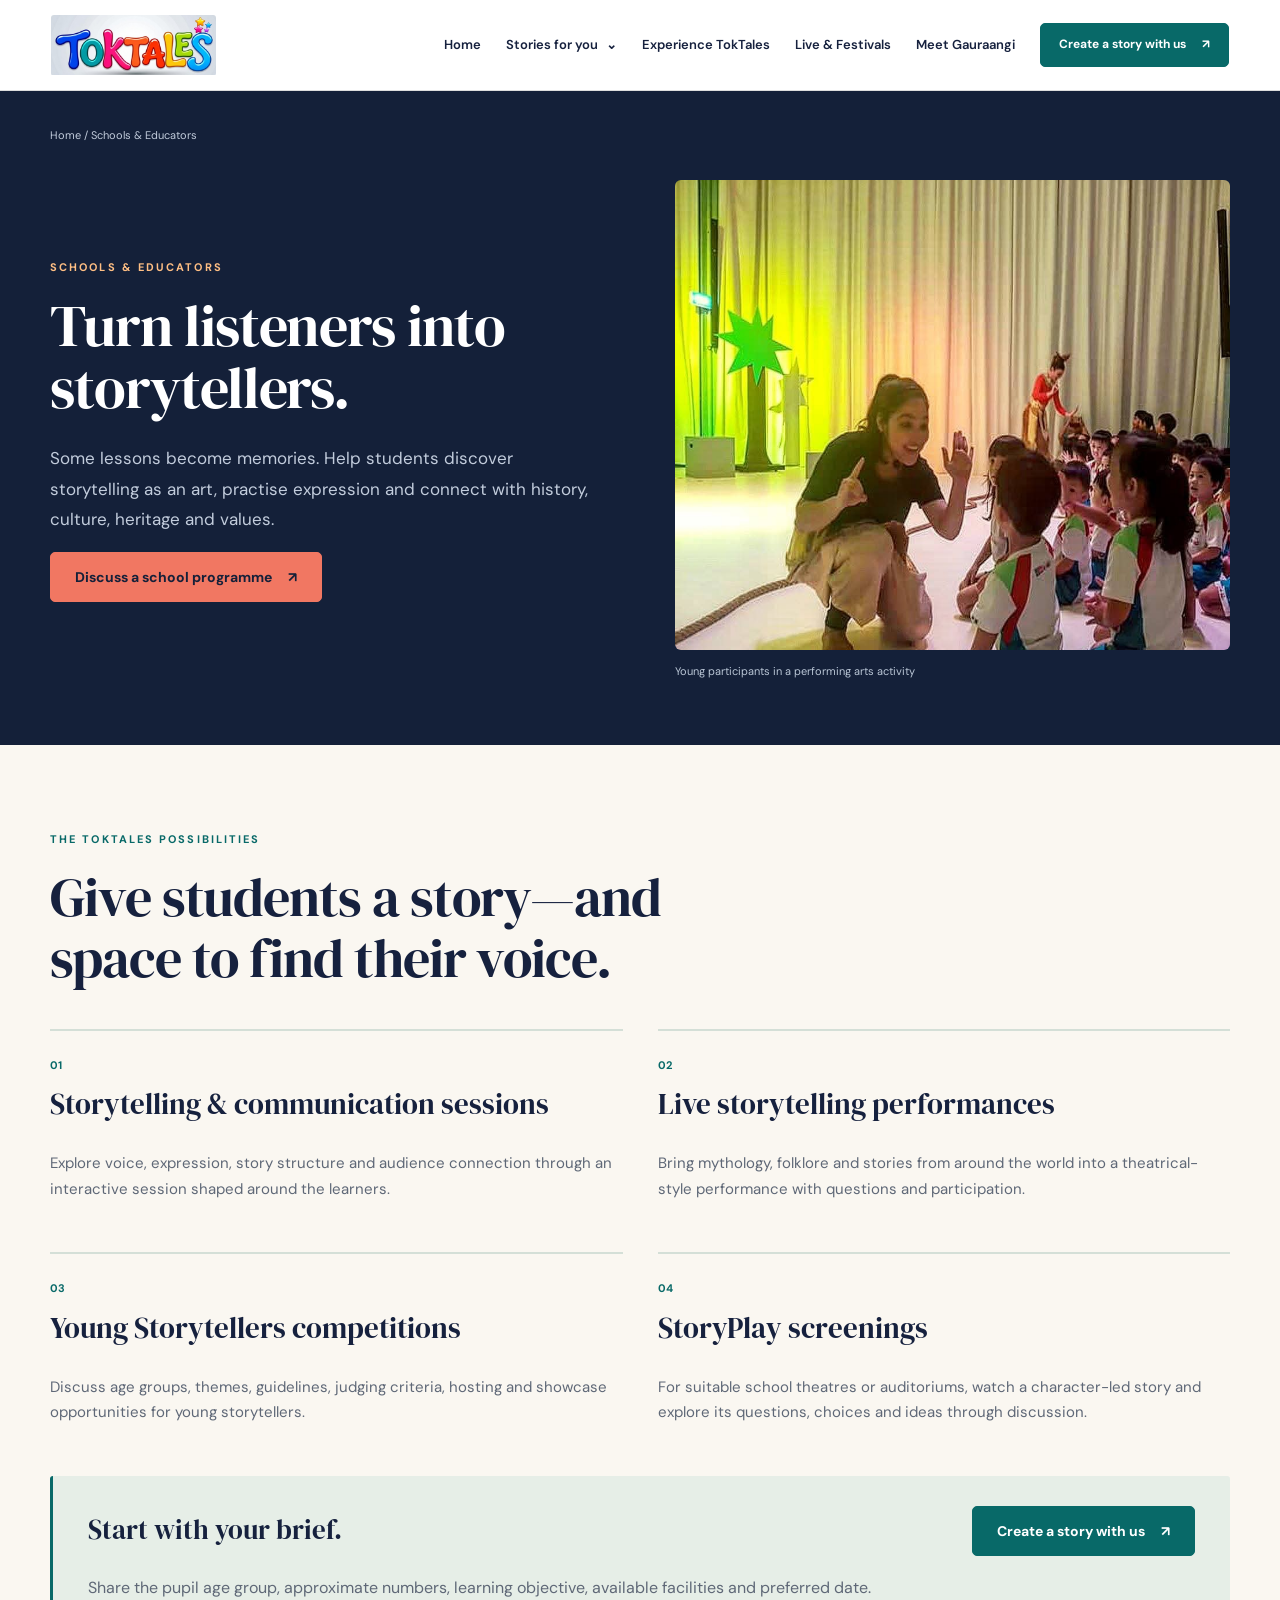
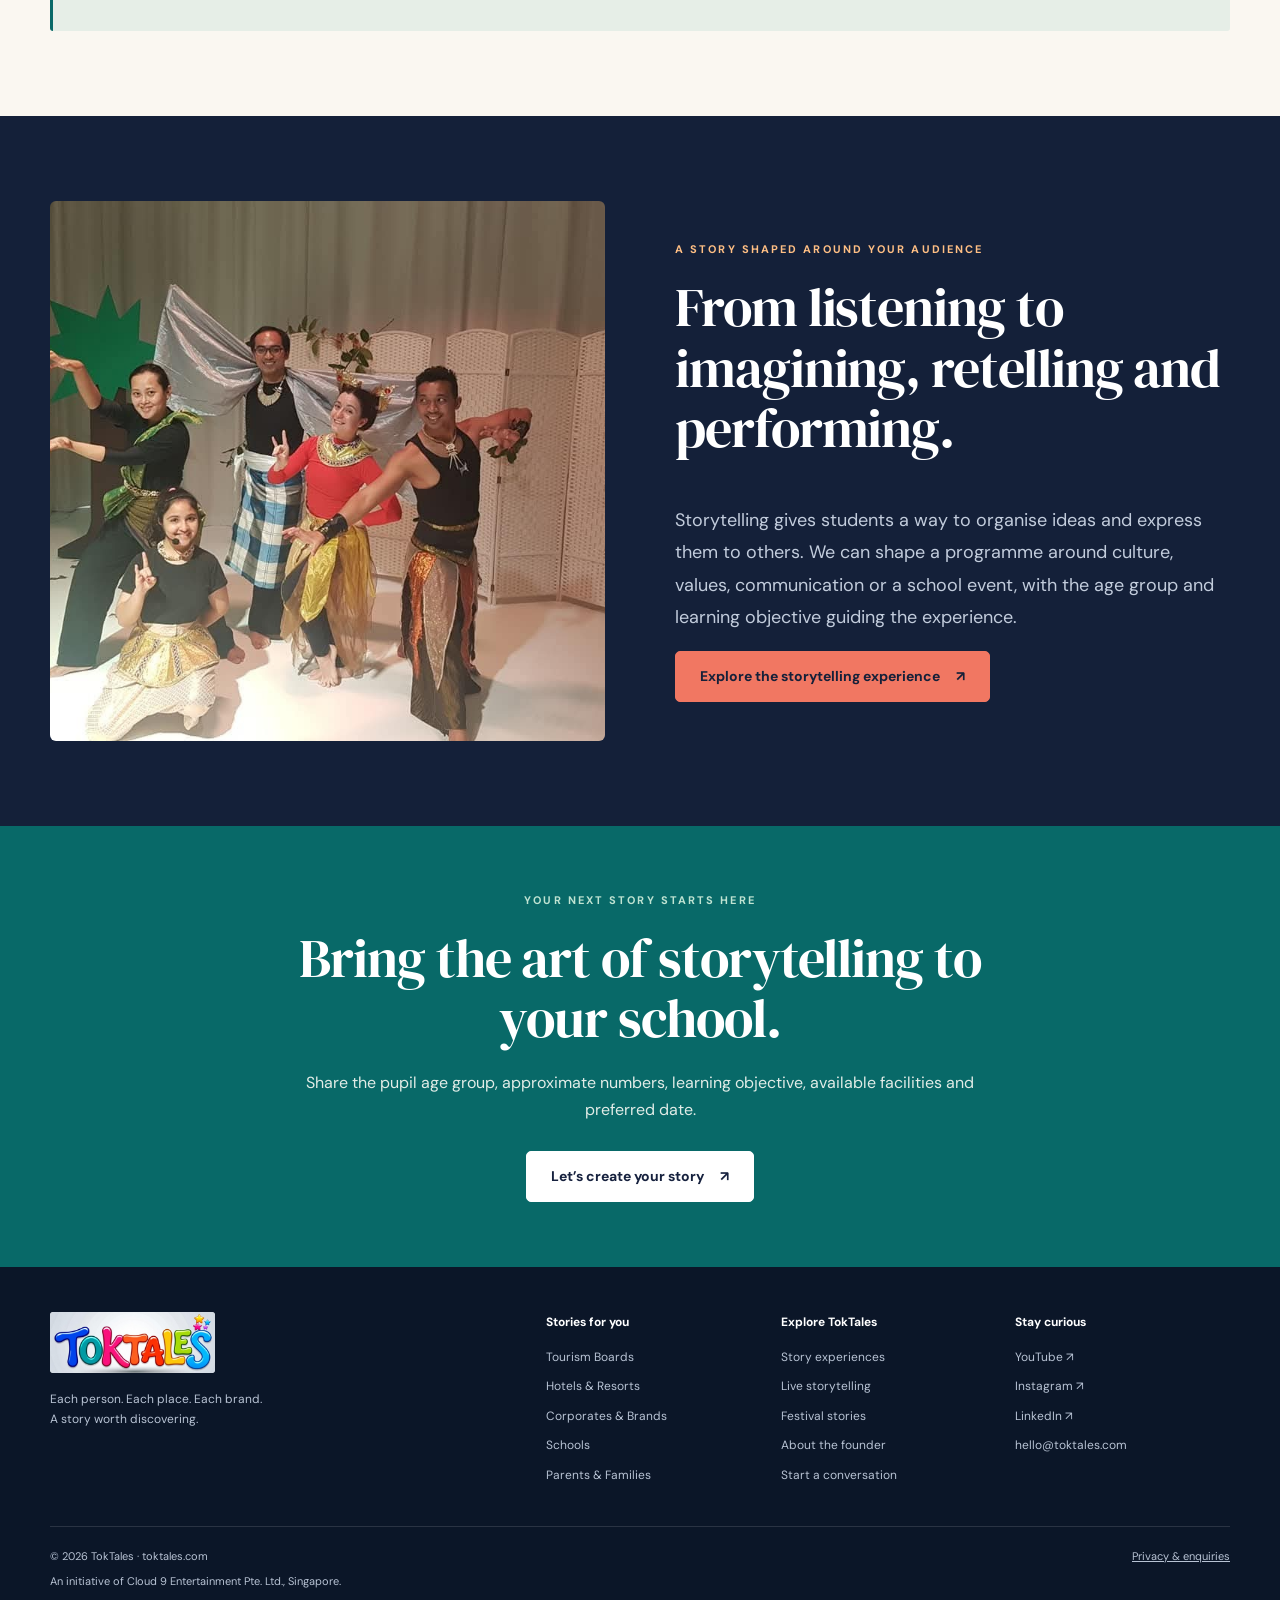
<file: schools.html>
<!doctype html><html lang="en"><head><meta charset="utf-8"><meta name="viewport" content="width=device-width,initial-scale=1"><meta name="theme-color" content="#142039"><title>Schools &amp; Educators | TokTales</title><meta name="description" content="Some lessons become memories. Help students discover storytelling as an art, practise expression and connect with history, culture, heritage and values."><link rel="canonical" href="https://toktales.com/schools.html"><meta property="og:title" content="Schools &amp; Educators | TokTales"><meta property="og:description" content="Some lessons become memories. Help students discover storytelling as an art, practise expression and connect with history, culture, heritage and values."><meta property="og:type" content="website"><meta property="og:url" content="https://toktales.com/schools.html"><meta property="og:image" content="https://toktales.com/assets/home-background.jpg"><link rel="icon" type="image/svg+xml" href="assets/favicon.svg"><link rel="stylesheet" href="styles.css"><script src="site.js" defer></script></head><body class=""><a class="skip" href="#main">Skip to content</a><header class="header"><div class="nav-shell"><a href="index.html" class="logo" aria-label="TokTales home"><img src="assets/logo.jpg" alt="TokTales" width="165" height="61"></a><button class="menu" aria-expanded="false" aria-controls="main-navigation">Menu ☰</button><nav class="nav" id="main-navigation" aria-label="Main navigation"><a href="index.html">Home</a><details class="dropdown"><summary>Stories for you</summary><div class="drop-menu"><a href="tourism.html">Tourism Boards</a><a href="hotels.html">Hotels & Resorts</a><a href="corporates.html">Corporates & Brands</a><a href="schools.html">Schools & Educators</a><a href="families.html">Parents & Families</a></div></details><a href="experience.html">Experience TokTales</a><a href="live.html">Live & Festivals</a><a href="about.html">Meet Gauraangi</a><a href="contact.html" class="btn teal">Create a story with us<span aria-hidden="true">↗</span></a></nav></div></header><main id="main"><section class="page-hero"><div class="wrap"><div class="crumb"><a href="index.html">Home</a> / Schools & Educators</div><div class="split"><div><span class="eyebrow">Schools & Educators</span><h1>Turn listeners into storytellers.</h1><p class="lead">Some lessons become memories. Help students discover storytelling as an art, practise expression and connect with history, culture, heritage and values.</p><a href="contact.html?audience=Schools%20%26%20Educators" class="btn">Discuss a school programme<span aria-hidden="true">↗</span></a></div><div><img src="assets/students.jpg" alt="Young participants in a performing arts activity" loading="lazy" decoding="async"><p class="page-caption">Young participants in a performing arts activity</p></div></div></div></section><section><div class="wrap"><div class="section-intro"><div><span class="eyebrow">The TokTales possibilities</span><h2>Give students a story—and space to find their voice.</h2></div></div><div class="body-grid"><article class="body-card"><span>01</span><h3>Storytelling & communication sessions</h3><p>Explore voice, expression, story structure and audience connection through an interactive session shaped around the learners.</p></article><article class="body-card"><span>02</span><h3>Live storytelling performances</h3><p>Bring mythology, folklore and stories from around the world into a theatrical-style performance with questions and participation.</p></article><article class="body-card"><span>03</span><h3>Young Storytellers competitions</h3><p>Discuss age groups, themes, guidelines, judging criteria, hosting and showcase opportunities for young storytellers.</p></article><article class="body-card"><span>04</span><h3>StoryPlay screenings</h3><p>For suitable school theatres or auditoriums, watch a character-led story and explore its questions, choices and ideas through discussion.</p></article></div><div class="highlight"><div class="brief-heading"><h3>Start with your brief.</h3><a href="contact.html?audience=Schools%20%26%20Educators#story-form" class="btn teal">Create a story with us<span aria-hidden="true">↗</span></a></div><p>Share the pupil age group, approximate numbers, learning objective, available facilities and preferred date.</p></div></div></section><section class="dark"><div class="wrap split"><div class="split-photo"><img src="assets/ensemble.jpg" alt="A collaborative theatre scene" loading="lazy" decoding="async"></div><div><span class="eyebrow">A story shaped around your audience</span><h2>From listening to imagining, retelling and performing.</h2><p class="lead">Storytelling gives students a way to organise ideas and express them to others. We can shape a programme around culture, values, communication or a school event, with the age group and learning objective guiding the experience.</p><a href="live.html" class="btn">Explore the storytelling experience<span aria-hidden="true">↗</span></a></div></div></section><section class="contact-band"><div class="wrap"><span class="eyebrow">Your next story starts here</span><h2>Bring the art of storytelling to your school.</h2><p>Share the pupil age group, approximate numbers, learning objective, available facilities and preferred date.</p><a href="contact.html?audience=Schools%20%26%20Educators" class="btn paper">Let’s create your story<span aria-hidden="true">↗</span></a></div></section></main><footer class="footer"><div class="footer-inner"><div><a href="index.html" class="logo" aria-label="TokTales home"><img src="assets/logo.jpg" alt="TokTales" width="165" height="61"></a><p>Each person. Each place. Each brand.<br>A story worth discovering.</p></div><div class="footer-links"><div><strong>Stories for you</strong><a href="tourism.html">Tourism Boards</a><a href="hotels.html">Hotels & Resorts</a><a href="corporates.html">Corporates & Brands</a><a href="schools.html">Schools</a><a href="families.html">Parents & Families</a></div><div><strong>Explore TokTales</strong><a href="experience.html">Story experiences</a><a href="live.html">Live storytelling</a><a href="festivals.html">Festival stories</a><a href="about.html">About the founder</a><a href="contact.html">Start a conversation</a></div><div><strong>Stay curious</strong><a href="https://www.youtube.com/@Toktaleswithgauraangi" target="_blank" rel="noopener noreferrer">YouTube ↗</a><a href="https://www.instagram.com/toktalesofficial?exln=dGQ1dGYzbHpqOGd1" target="_blank" rel="noopener noreferrer">Instagram ↗</a><a href="https://www.linkedin.com/in/gauraangi-chopra-a89777126/" target="_blank" rel="noopener noreferrer">LinkedIn ↗</a><a href="mailto:hello@toktales.com">hello@toktales.com</a></div></div></div><div class="footer-bottom"><div><span>© 2026 TokTales · toktales.com</span><span class="initiative">An initiative of Cloud 9 Entertainment Pte. Ltd., Singapore.</span></div><a href="privacy.html">Privacy & enquiries</a></div></footer></body></html>
</file>
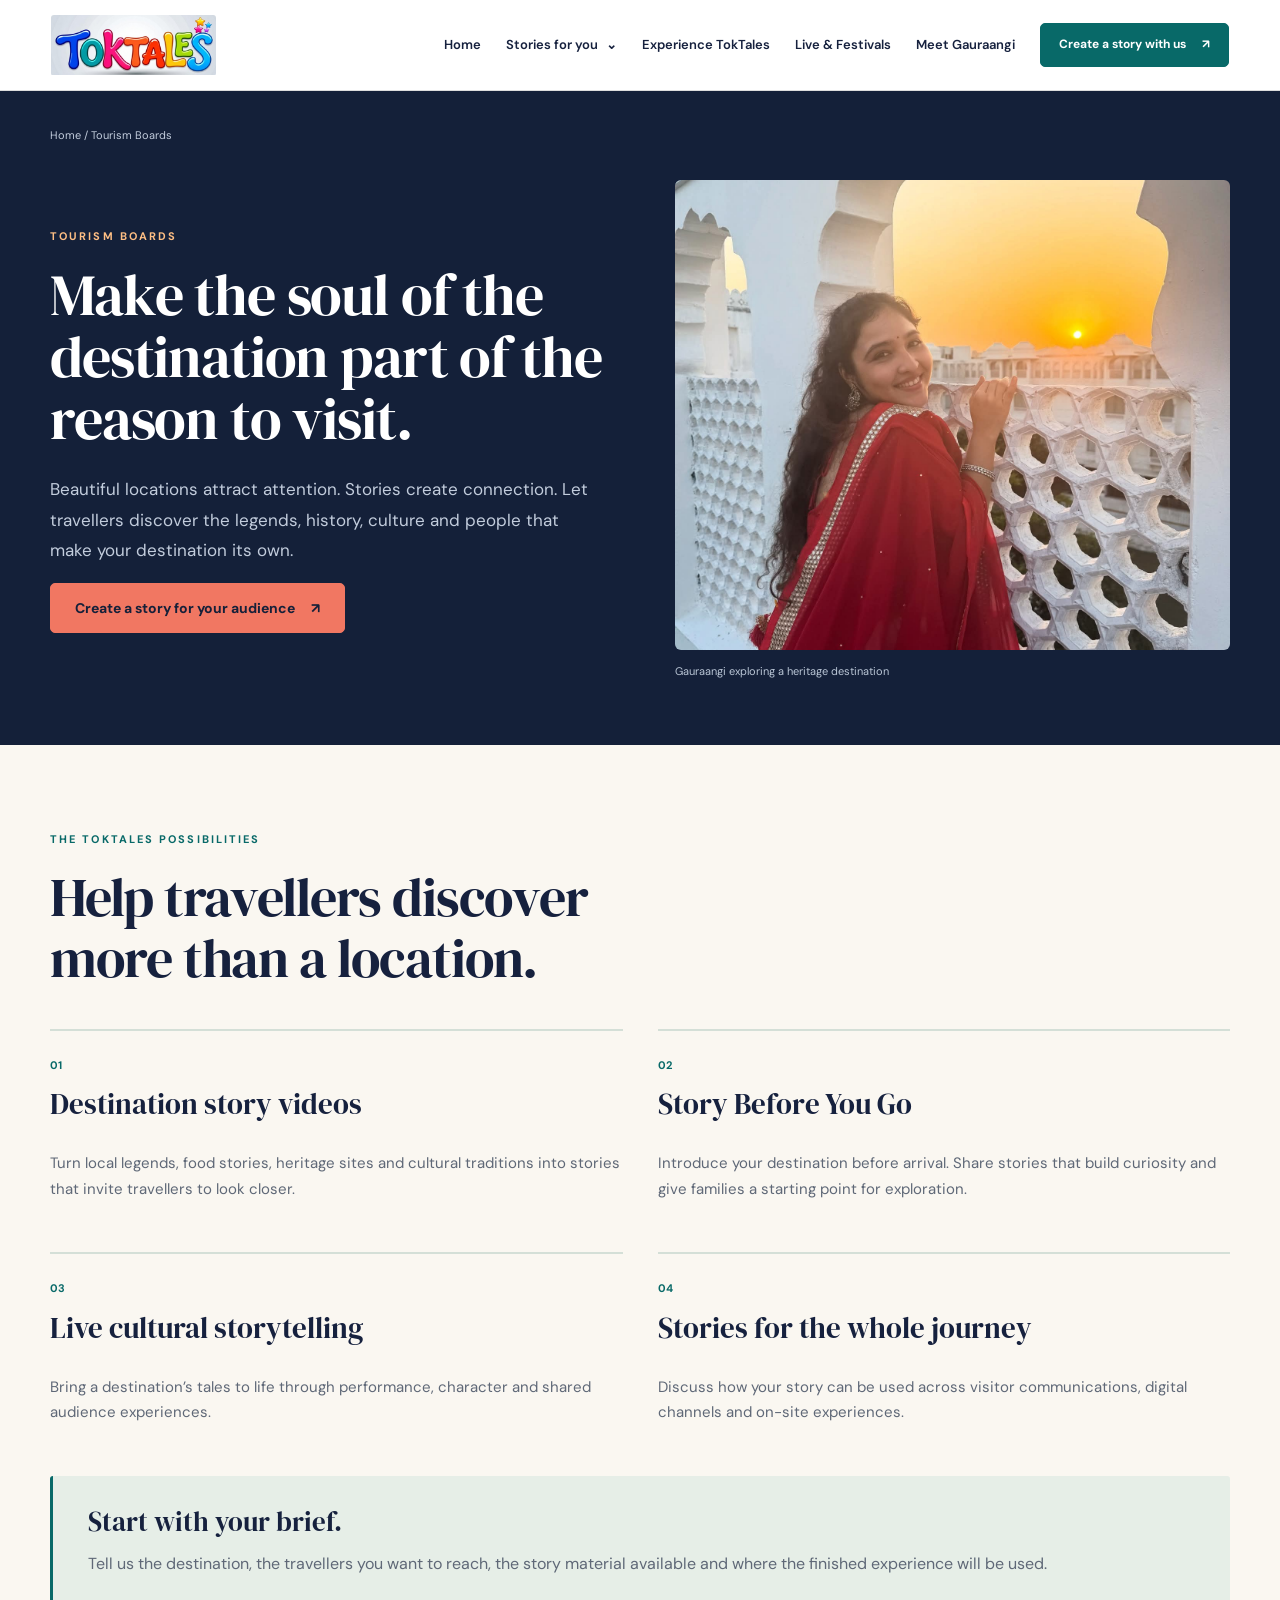
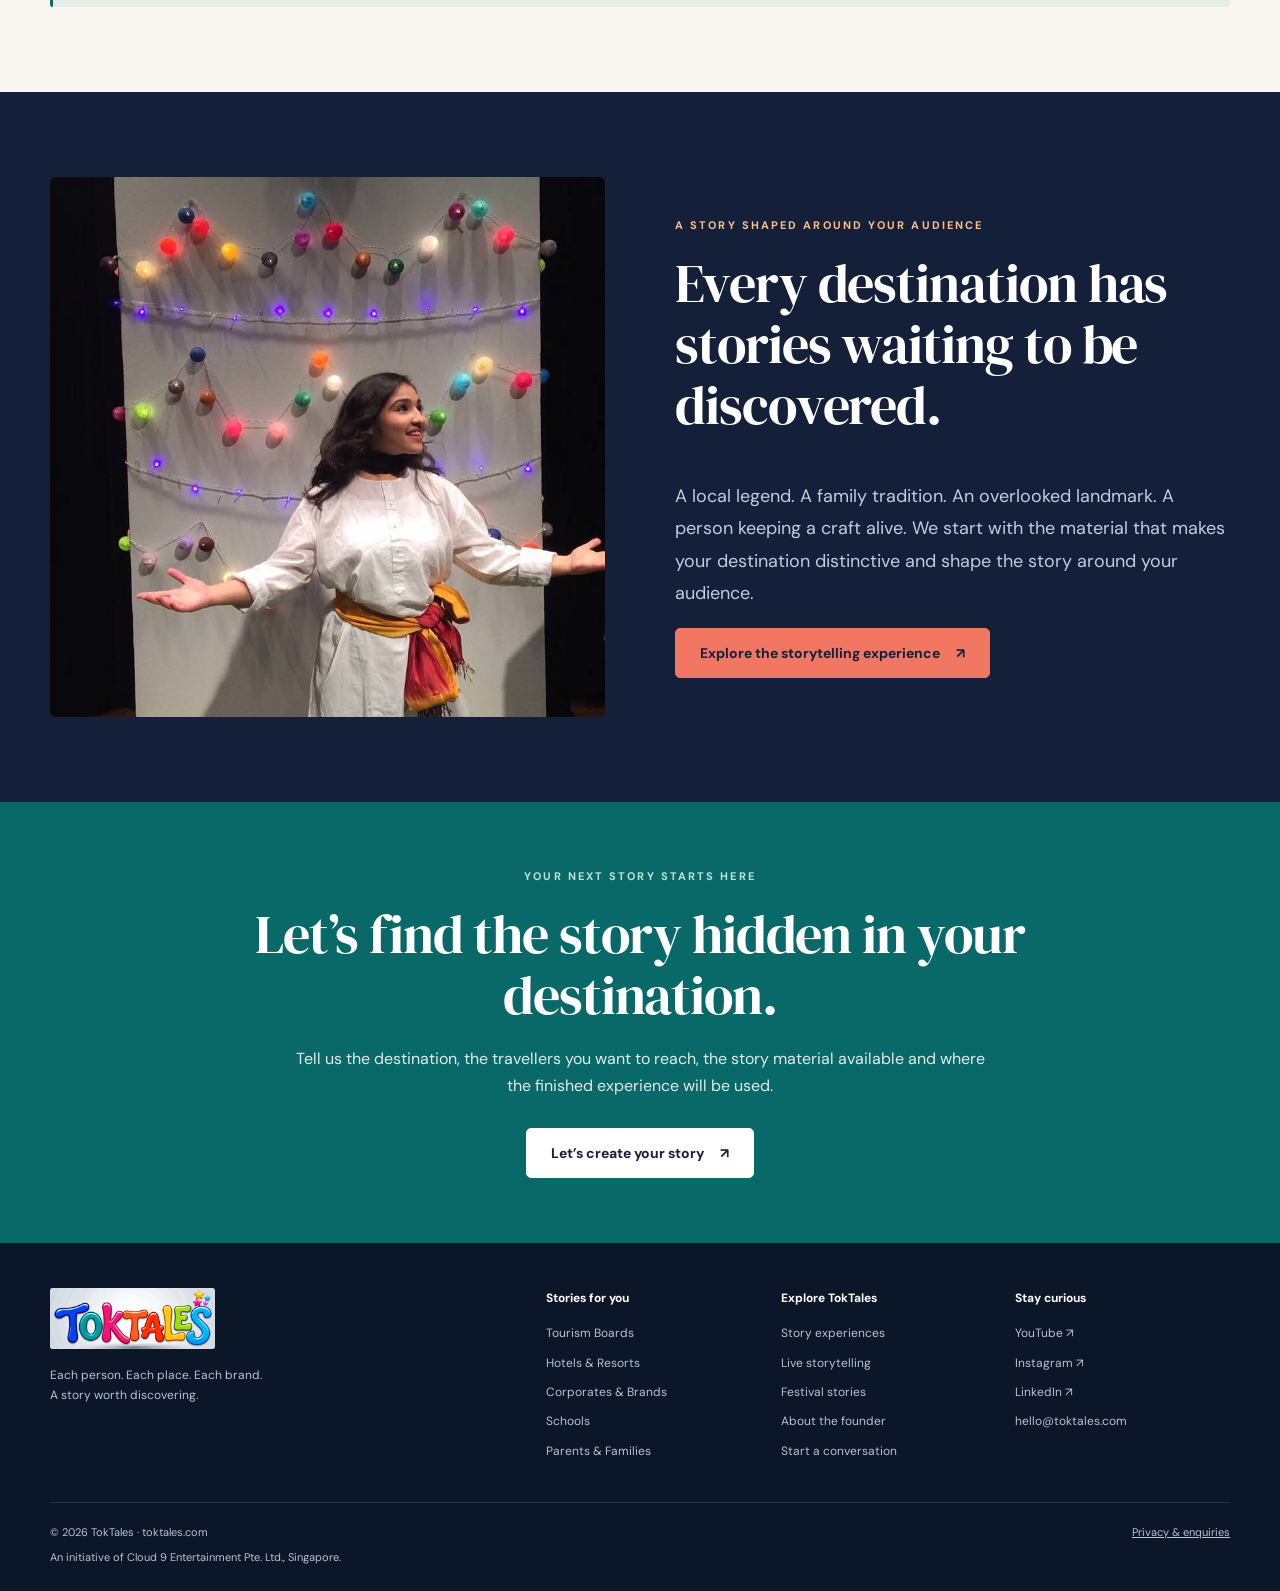
<file: tourism.html>
<!doctype html><html lang="en"><head><meta charset="utf-8"><meta name="viewport" content="width=device-width,initial-scale=1"><meta name="theme-color" content="#142039"><title>Tourism Boards | TokTales</title><meta name="description" content="Beautiful locations attract attention. Stories create connection. Let travellers discover the legends, history, culture and people that make your destination its own."><link rel="canonical" href="https://toktales.com/tourism.html"><meta property="og:title" content="Tourism Boards | TokTales"><meta property="og:description" content="Beautiful locations attract attention. Stories create connection. Let travellers discover the legends, history, culture and people that make your destination its own."><meta property="og:type" content="website"><meta property="og:url" content="https://toktales.com/tourism.html"><meta property="og:image" content="https://toktales.com/assets/home-background.jpg"><link rel="icon" type="image/svg+xml" href="assets/favicon.svg"><link rel="stylesheet" href="styles.css"><script src="site.js" defer></script></head><body class=""><a class="skip" href="#main">Skip to content</a><header class="header"><div class="nav-shell"><a href="index.html" class="logo" aria-label="TokTales home"><img src="assets/logo.jpg" alt="TokTales" width="165" height="61"></a><button class="menu" aria-expanded="false" aria-controls="main-navigation">Menu ☰</button><nav class="nav" id="main-navigation" aria-label="Main navigation"><a href="index.html">Home</a><details class="dropdown"><summary>Stories for you</summary><div class="drop-menu"><a href="tourism.html">Tourism Boards</a><a href="hotels.html">Hotels & Resorts</a><a href="corporates.html">Corporates & Brands</a><a href="schools.html">Schools & Educators</a><a href="families.html">Parents & Families</a></div></details><a href="experience.html">Experience TokTales</a><a href="live.html">Live & Festivals</a><a href="about.html">Meet Gauraangi</a><a href="contact.html" class="btn teal">Create a story with us<span aria-hidden="true">↗</span></a></nav></div></header><main id="main"><section class="page-hero"><div class="wrap"><div class="crumb"><a href="index.html">Home</a> / Tourism Boards</div><div class="split"><div><span class="eyebrow">Tourism Boards</span><h1>Make the soul of the destination part of the reason to visit.</h1><p class="lead">Beautiful locations attract attention. Stories create connection. Let travellers discover the legends, history, culture and people that make your destination its own.</p><a href="contact.html?audience=Tourism%20Boards" class="btn">Create a story for your audience<span aria-hidden="true">↗</span></a></div><div><img src="assets/destination.jpg" alt="Gauraangi exploring a heritage destination" loading="lazy" decoding="async"><p class="page-caption">Gauraangi exploring a heritage destination</p></div></div></div></section><section><div class="wrap"><div class="section-intro"><div><span class="eyebrow">The TokTales possibilities</span><h2>Help travellers discover more than a location.</h2></div></div><div class="body-grid"><article class="body-card"><span>01</span><h3>Destination story videos</h3><p>Turn local legends, food stories, heritage sites and cultural traditions into stories that invite travellers to look closer.</p></article><article class="body-card"><span>02</span><h3>Story Before You Go</h3><p>Introduce your destination before arrival. Share stories that build curiosity and give families a starting point for exploration.</p></article><article class="body-card"><span>03</span><h3>Live cultural storytelling</h3><p>Bring a destination’s tales to life through performance, character and shared audience experiences.</p></article><article class="body-card"><span>04</span><h3>Stories for the whole journey</h3><p>Discuss how your story can be used across visitor communications, digital channels and on-site experiences.</p></article></div><div class="highlight"><h3>Start with your brief.</h3><p>Tell us the destination, the travellers you want to reach, the story material available and where the finished experience will be used.</p></div></div></section><section class="dark"><div class="wrap split"><div class="split-photo"><img src="assets/live-storytelling.jpg" alt="Gauraangi in a live storytelling performance" loading="lazy" decoding="async"></div><div><span class="eyebrow">A story shaped around your audience</span><h2>Every destination has stories waiting to be discovered.</h2><p class="lead">A local legend. A family tradition. An overlooked landmark. A person keeping a craft alive. We start with the material that makes your destination distinctive and shape the story around your audience.</p><a href="experience.html" class="btn">Explore the storytelling experience<span aria-hidden="true">↗</span></a></div></div></section><section class="contact-band"><div class="wrap"><span class="eyebrow">Your next story starts here</span><h2>Let’s find the story hidden in your destination.</h2><p>Tell us the destination, the travellers you want to reach, the story material available and where the finished experience will be used.</p><a href="contact.html?audience=Tourism%20Boards" class="btn paper">Let’s create your story<span aria-hidden="true">↗</span></a></div></section></main><footer class="footer"><div class="footer-inner"><div><a href="index.html" class="logo" aria-label="TokTales home"><img src="assets/logo.jpg" alt="TokTales" width="165" height="61"></a><p>Each person. Each place. Each brand.<br>A story worth discovering.</p></div><div class="footer-links"><div><strong>Stories for you</strong><a href="tourism.html">Tourism Boards</a><a href="hotels.html">Hotels & Resorts</a><a href="corporates.html">Corporates & Brands</a><a href="schools.html">Schools</a><a href="families.html">Parents & Families</a></div><div><strong>Explore TokTales</strong><a href="experience.html">Story experiences</a><a href="live.html">Live storytelling</a><a href="festivals.html">Festival stories</a><a href="about.html">About the founder</a><a href="contact.html">Start a conversation</a></div><div><strong>Stay curious</strong><a href="https://www.youtube.com/@Toktaleswithgauraangi" target="_blank" rel="noopener noreferrer">YouTube ↗</a><a href="https://www.instagram.com/toktalesofficial?exln=dGQ1dGYzbHpqOGd1" target="_blank" rel="noopener noreferrer">Instagram ↗</a><a href="https://www.linkedin.com/in/gauraangi-chopra-a89777126/" target="_blank" rel="noopener noreferrer">LinkedIn ↗</a><a href="mailto:hello@toktales.com">hello@toktales.com</a></div></div></div><div class="footer-bottom"><div><span>© 2026 TokTales · toktales.com</span><span class="initiative">An initiative of Cloud 9 Entertainment Pte. Ltd., Singapore.</span></div><a href="privacy.html">Privacy & enquiries</a></div></footer></body></html>
</file>
<file: styles.css>
@import url('https://fonts.googleapis.com/css2?family=Manrope:wght@400;500;600;700&family=DM+Sans:wght@400;500;600;700&family=DM+Serif+Display:ital@0;1&display=swap');
:root{--ink:#16213e;--navy:#142039;--coral:#f17762;--teal:#086968;--gold:#f4bb49;--cream:#faf7f1;--muted:#5f6877;--line:#dadfdc}*{box-sizing:border-box}html{scroll-behavior:smooth;scroll-padding-top:115px}body{margin:0;background:var(--cream);color:var(--ink);font:16px/1.7 'DM Sans',Arial,sans-serif}h1,h2,h3,p{margin-top:0}h1,h2,h3{line-height:1.15}h2{font:clamp(34px,4.2vw,54px)/1.13 'DM Serif Display',Georgia,serif;letter-spacing:-.02em}h3{font:27px/1.2 'DM Serif Display',Georgia,serif}a{color:inherit}button,input,select,textarea{font:inherit}a,button,input,select,textarea,summary{outline-offset:5px}*:focus-visible{outline:3px solid #ce9c00}button{cursor:pointer}img{display:block;max-width:100%;width:100%;object-fit:cover}button,a{touch-action:manipulation}.skip{position:fixed;top:-100px;left:20px;background:white;padding:12px;z-index:99}.skip:focus{top:15px}.header{position:sticky;top:0;z-index:30;background:#fff;border-bottom:1px solid #ddd}.nav-shell{display:flex;align-items:center;gap:25px;max-width:1440px;margin:auto;padding:12px 4%;min-height:90px}.logo{display:block;width:165px;flex-shrink:0}.logo img{width:165px;height:61px;object-fit:contain;border-radius:3px}.nav{display:flex;gap:25px;align-items:center;margin-left:auto;font-size:13px;font-weight:600}.nav a{text-decoration:none}.nav a:hover{color:var(--teal)}.dropdown{position:relative}.dropdown summary{cursor:pointer;list-style:none}.dropdown summary:after{content:'⌄';margin-left:8px}.dropdown summary::-webkit-details-marker{display:none}.drop-menu{position:absolute;top:34px;left:-20px;min-width:240px;padding:13px;background:white;border:1px solid #dce1df;box-shadow:0 15px 30px #17213e1a;border-radius:7px}.drop-menu a{display:block;padding:9px 12px;border-radius:4px}.drop-menu a:hover{background:#f2f6f3}.btn{display:inline-flex;align-items:center;justify-content:center;gap:16px;background:var(--coral);color:#152039;padding:15px 24px;border:1px solid var(--coral);border-radius:5px;text-decoration:none;font-size:14px;font-weight:700;line-height:1.3;transition:background .2s,transform .2s}.btn:hover{transform:translateY(-2px);background:#ff977e;color:#152039}.btn.teal{background:var(--teal);border-color:var(--teal);color:#fff}.btn.teal:hover{background:#075654;color:white}.btn.ghost{background:transparent;border-color:#ffffff7a;color:white}.btn.ghost:hover{background:#ffffff17;color:white}.btn.paper{background:white;border-color:white;color:var(--ink)}.nav .btn{padding:13px 18px;font-size:12px}.menu{display:none;background:transparent;border:1px solid #d0d7d4;padding:7px 12px;border-radius:4px}.wrap{max-width:1240px;padding:85px 30px;margin:auto}.eyebrow{display:block;margin-bottom:18px;color:var(--teal);font-weight:700;text-transform:uppercase;font-size:11px;letter-spacing:.19em}.hero{position:relative;background:#101b2b url('assets/home-background.jpg') center/cover;isolation:isolate;color:white;min-height:750px;display:flex;align-items:center}.hero:after{content:'';position:absolute;inset:0;z-index:-1;background:linear-gradient(90deg,#061327e8 0%,#071426b3 40%,#09132733 100%),linear-gradient(0deg,#081323b3,transparent 60%)}.hero .wrap{width:100%;padding-top:65px;padding-bottom:65px}.hero-copy{max-width:800px}.hero .eyebrow{color:#ffcf8f;margin-bottom:25px}.hero h1{font-size:clamp(55px,6vw,82px);font-weight:700;letter-spacing:-.035em;line-height:1.06;margin-bottom:27px}.hero h1 span{color:#ffc39e}.hero h2{font:600 clamp(20px,2vw,27px)/1.42 'DM Sans',Arial,sans-serif;max-width:700px;margin-bottom:18px;letter-spacing:-.015em}.hero p{max-width:635px;color:#e2e6ef;font-size:16px;margin-bottom:30px}.actions{display:flex;gap:12px;flex-wrap:wrap}.hero-meta{display:flex;gap:27px;margin-top:35px;font-size:11px;text-transform:uppercase;letter-spacing:.12em;color:#e6ecf0}.hero-meta span{display:flex;gap:10px;align-items:center}.hero-meta span:before{content:'';width:6px;height:6px;background:var(--gold);border-radius:50%}.audience-strip{background:#fff;border-bottom:1px solid var(--line);display:flex;gap:25px;justify-content:center;align-items:center;padding:24px 25px;flex-wrap:wrap;font-size:12px;color:var(--muted)}.audience-strip a{color:var(--ink);font-weight:600;text-decoration:none}.audience-strip a:hover{color:var(--teal)}.section-intro{display:flex;justify-content:space-between;gap:50px;align-items:end;margin-bottom:40px}.section-intro h2{max-width:670px;margin-bottom:0}.section-intro p{max-width:350px;color:var(--muted);margin:0;font-size:15px}.selector{display:grid;grid-template-columns:280px 1fr;gap:34px;align-items:stretch}.choices{display:flex;flex-direction:column;gap:10px}.choice{padding:20px 22px;border:1px solid #d5ddd7;border-radius:6px;display:flex;justify-content:space-between;gap:15px;text-align:left;font-size:15px;font-weight:600;background:transparent;color:var(--ink)}.choice[aria-pressed=true]{background:var(--teal);border-color:var(--teal);color:white}.choice:hover{border-color:var(--teal)}.solution-panel{display:grid;grid-template-columns:.85fr 1.15fr;background:#fff;border-radius:7px;overflow:hidden;min-height:440px}.solution-panel[hidden]{display:none}.solution-panel img{height:100%;min-height:440px;object-position:center}.panel-content{padding:35px 32px}.panel-content h3{font-size:35px;margin-bottom:15px}.panel-content p{font-size:14px;color:var(--muted);margin-bottom:20px}.points{padding:0;list-style:none;margin:20px 0 25px}.points li{padding:8px 0 8px 25px;font-size:13px;position:relative;border-bottom:1px solid #eef0ed}.points li:before{content:'↗';position:absolute;left:0;color:var(--teal)}.link{font-weight:700;font-size:13px;text-decoration:none;display:inline-flex;gap:16px;align-items:center}.link:hover{color:var(--teal)}.dark{background:var(--navy);color:white}.dark .eyebrow{color:#ffbf84}.dark .lead,.dark .muted{color:#c2ccdc}.split{display:grid;grid-template-columns:1fr 1fr;gap:70px;align-items:center}.split-photo{position:relative}.split-photo img{height:540px;border-radius:6px}.image-label{position:absolute;bottom:22px;left:22px;right:22px;background:#0d1c30e8;padding:16px 18px;font-size:12px;line-height:1.6;color:white;border-left:3px solid var(--gold)}.lead{font-size:18px;line-height:1.8;color:var(--muted)}.story-features{padding:0;list-style:none;margin:25px 0 30px}.story-features li{display:grid;grid-template-columns:34px 1fr;gap:15px;border-top:1px solid #ffffff30;padding:18px 0}.story-features b{color:#ffc18f;font-size:13px;padding-top:2px}.story-features h3{font-size:24px;margin:0 0 6px}.story-features p{color:#c2ccdc;font-size:14px;margin:0}.format-grid{display:grid;grid-template-columns:repeat(3,1fr);gap:27px}.format-card{border-top:3px solid var(--teal);padding-top:25px}.format-card:nth-child(2){border-color:#d78f21}.format-card:nth-child(3){border-color:#d14774}.format-card img{height:230px;border-radius:5px;margin-bottom:25px}.format-card h3{font-size:30px;margin-bottom:15px}.format-card p{font-size:14px;color:var(--muted)}.format-card .eyebrow{font-size:10px;margin-bottom:12px}.school-band{background:#e7efea}.school-band .split-photo img{height:490px}.tag-row{display:flex;gap:8px;flex-wrap:wrap;margin:24px 0 30px}.tag-row span{font-size:11px;border:1px solid #bacac0;border-radius:30px;padding:6px 11px}.mosaic{display:grid;grid-template-columns:1fr 1fr;gap:16px}.mosaic img{height:285px;border-radius:6px}.mosaic img:first-child{grid-column:1/-1;height:350px}.gallery{display:grid;grid-template-columns:repeat(3,1fr);gap:25px}.gallery-card{padding:0;text-align:left;border:0;background:none;color:var(--ink);display:block}.gallery-card[hidden]{display:none}.gallery-img{overflow:hidden;border-radius:5px;background:white}.gallery-card img{height:255px;transition:transform .4s}.gallery-card[data-category=stories] img{object-fit:contain}.gallery-card:hover img{transform:scale(1.04)}.gallery-card small{display:block;font-size:10px;letter-spacing:.13em;color:var(--teal);margin:17px 0 7px;text-transform:uppercase}.gallery-card h3{font-size:25px;margin-bottom:8px}.gallery-card p{font-size:13px;color:var(--muted)}.filter-row{display:flex;gap:9px;flex-wrap:wrap;margin-bottom:25px}.filter-row button{border:1px solid #c7d3cc;border-radius:30px;padding:9px 18px;background:none;color:var(--ink);font-size:13px}.filter-row button[aria-pressed=true]{background:var(--teal);color:white;border-color:var(--teal)}.channel-band{background:var(--navy);padding:28px 32px;color:white;border-radius:6px;margin-top:40px;display:flex;gap:25px;justify-content:space-between;align-items:center}.channel-band p{margin:0;color:#c2ccdc;font-size:14px}.channel-band h3{font-size:27px;margin-bottom:7px}.founder{background:#f0e8dc}.founder .split-photo img{height:560px;object-position:center 25%}.facts{display:flex;gap:25px;flex-wrap:wrap;margin:26px 0;padding:20px 0;border-top:1px solid #d3cbbf;border-bottom:1px solid #d3cbbf}.facts div{font-size:12px;color:var(--muted)}.facts strong{display:block;color:var(--ink);font-size:15px;margin-bottom:5px}.process{display:grid;grid-template-columns:repeat(3,1fr);gap:35px;margin-top:40px}.process article{border-top:1px solid #ffffff33;padding-top:22px}.process b{color:#ffbf84;font-size:12px;letter-spacing:.1em}.process h3{margin:18px 0 12px;font-size:29px}.process p{font-size:14px;color:#c2ccdc}.faq details{padding:20px 0;border-bottom:1px solid #d6ddd8}.faq summary{font-size:15px;font-weight:600;cursor:pointer;list-style:none;display:flex;justify-content:space-between;gap:20px}.faq summary:after{content:'+';color:var(--teal)}.faq details[open] summary:after{content:'−'}.faq p{font-size:14px;color:var(--muted);margin:16px 0 0}.contact-band{background:var(--teal);color:white}.contact-band .wrap{text-align:center;padding:65px 25px}.contact-band .eyebrow{color:#bfe3d2}.contact-band h2{max-width:780px;margin:0 auto 20px}.contact-band p{max-width:700px;margin:0 auto 28px;color:#e1ece7}.footer{background:#0b1628;color:#b8c3d4;padding:45px 30px 25px}.footer-inner{max-width:1180px;margin:auto;display:grid;grid-template-columns:1fr 1.5fr;gap:40px}.footer .logo{background:white;border-radius:4px}.footer p{font-size:12px;margin:16px 0 0;max-width:300px}.footer-links{display:grid;grid-template-columns:repeat(3,1fr);gap:20px;font-size:12px}.footer-links a{display:block;text-decoration:none;margin-bottom:9px}.footer-links strong{color:white;font-size:12px;display:block;margin-bottom:15px}.footer-bottom{max-width:1180px;margin:32px auto 0;padding-top:20px;border-top:1px solid #ffffff20;display:flex;justify-content:space-between;font-size:11px;gap:20px}.page-hero{background:var(--navy);color:white}.page-hero .wrap{padding-top:35px;padding-bottom:65px}.crumb{color:#c2ccdc;font-size:11px;margin-bottom:35px}.crumb a{text-decoration:none}.page-hero h1{font:clamp(43px,4.5vw,65px)/1.08 'DM Serif Display',Georgia,serif;margin-bottom:24px;letter-spacing:-.02em}.page-hero .eyebrow{color:#ffbf84}.page-hero .lead{color:#c2ccdc;font-size:17px}.page-hero img{height:470px;border-radius:6px}.page-caption{font-size:11px;color:#bac6d6;margin:12px 0 0}.body-grid{display:grid;grid-template-columns:repeat(2,1fr);gap:35px}.body-card{border-top:2px solid #d4dfd7;padding-top:25px}.body-card span{display:block;font-size:11px;color:var(--teal);margin-bottom:13px;font-weight:700}.body-card h3{font-size:29px}.body-card p{color:var(--muted);font-size:15px}.highlight{background:#e6eee7;border-left:3px solid var(--teal);padding:30px 35px;margin-top:35px;border-radius:3px}.highlight p{margin:0;color:var(--muted)}.highlight h3{margin-bottom:12px}.two-photo{display:grid;grid-template-columns:1fr 1fr;gap:20px}.two-photo img{height:360px;border-radius:5px}.timeline{display:grid;grid-template-columns:repeat(3,1fr);gap:25px}.timeline img{height:240px;border-radius:5px;margin-bottom:23px}.timeline h3{font-size:26px}.timeline p{font-size:14px;color:var(--muted)}.timeline .eyebrow{margin-bottom:10px}.bio-copy p{color:var(--muted);font-size:16px}.contact-page{background:var(--cream)}.contact-page .split{align-items:start}.contact-page h1{font:clamp(43px,4vw,60px)/1.15 'DM Serif Display',Georgia,serif;margin-bottom:25px}.form{padding:35px;background:white;border:1px solid #e0e5e0;border-radius:8px}.form-grid{display:grid;grid-template-columns:1fr 1fr;gap:18px}.field.full{grid-column:1/-1}.field label{display:block;font-size:12px;font-weight:600;margin-bottom:6px}.field input,.field select,.field textarea{width:100%;border:1px solid #bcc8c0;background:#fbfcfa;color:var(--ink);padding:11px 12px;border-radius:4px;font-size:14px}.field textarea{height:130px;resize:vertical}.consent{display:flex;gap:10px;align-items:start;font-size:12px;margin:20px 0;color:var(--muted)}.consent input{margin-top:5px}.note{font-size:11px;color:var(--muted);line-height:1.7;margin-top:15px}.form-status{margin-top:20px;background:#e8f1ea;padding:20px;border-radius:5px;font-size:13px}.form-status:empty{display:none}.form-status .actions{margin-top:15px}.form-status p{margin:0}.prose{max-width:850px}.prose h2{font-size:33px;margin-top:35px}.prose p{color:var(--muted)}dialog{padding:0;border:0;border-radius:8px;background:var(--cream);color:var(--ink);width:90%;max-width:900px;max-height:90vh;overflow:auto}dialog::backdrop{background:#07152be6}dialog>img{max-height:58vh;object-fit:contain;background:#0b1628}.dialog-copy{padding:27px 32px}.dialog-copy p{color:var(--muted);font-size:14px}.close-dialog{position:absolute;right:12px;top:12px;width:40px;height:40px;background:white;border:0;border-radius:50%;font-size:26px;color:var(--ink)}.noscript{background:#fbe3bb;padding:15px;font-size:14px}.embed-note{font-size:11px;color:var(--muted)}@media(max-width:1100px){.nav{gap:15px;font-size:12px}.logo{width:145px}.logo img{width:145px;height:55px}.nav .btn{font-size:11px;padding:12px}.selector{grid-template-columns:240px 1fr;gap:22px}.panel-content{padding:28px 24px}.split{gap:40px}.hero h1{font-size:70px}}@media(max-width:860px){.nav-shell{min-height:82px;padding:10px 25px;justify-content:space-between}.menu{display:block}.nav{display:none;position:absolute;top:82px;left:0;right:0;background:white;flex-direction:column;align-items:stretch;margin:0;padding:25px;gap:23px;max-height:calc(100vh - 82px);overflow:auto;font-size:15px;border-bottom:1px solid #d5ddd7}.nav.open{display:flex}.nav .btn{font-size:14px}.drop-menu{position:static;margin-top:14px;box-shadow:none;min-width:0;border:0;padding:0 0 0 12px;background:#f3f6f2}.wrap{padding:65px 25px}.hero{min-height:740px;background-position:56% center}.hero:after{background:linear-gradient(90deg,#061327e0,#07142691),linear-gradient(0deg,#0813239c,transparent)}.hero h1{font-size:67px}.hero-copy{max-width:650px}.section-intro{display:block}.section-intro p{margin-top:20px;max-width:620px}.selector{grid-template-columns:1fr}.choices{flex-direction:row;overflow-x:auto;padding-bottom:8px;gap:8px}.choice{min-width:max-content;padding:12px 18px;font-size:13px}.solution-panel{min-height:390px}.solution-panel img{min-height:390px}.split{grid-template-columns:1fr;gap:35px}.split-photo img{height:470px}.format-grid{gap:20px}.format-card img{height:180px}.format-card h3{font-size:26px}.process{gap:20px}.gallery{gap:20px;grid-template-columns:1fr 1fr}.founder .split-photo img{height:500px}.footer-inner{grid-template-columns:1fr}.page-hero img{height:420px}.timeline{grid-template-columns:1fr}.timeline article{display:grid;grid-template-columns:1fr 1fr;gap:25px}.timeline img{height:300px}.contact-page .split{gap:40px}}@media(max-width:600px){.hero{min-height:720px;background-position:52% center}.hero .wrap{padding:60px 22px}.hero h1{font-size:clamp(48px,10vw,62px)}.hero h2{font-size:20px}.hero p{font-size:14px}.hero .eyebrow{font-size:10px;line-height:1.9;max-width:320px}.hero-meta{gap:16px;flex-wrap:wrap;font-size:10px}.hero .actions{flex-direction:column;align-items:stretch;max-width:360px}.audience-strip{gap:10px 18px;font-size:11px}.audience-strip>span{width:100%;text-align:center}.wrap{padding:60px 20px}.solution-panel{grid-template-columns:1fr}.solution-panel img{height:280px;min-height:0}.panel-content{padding:27px}.panel-content h3{font-size:32px}.format-grid,.process,.gallery,.body-grid{grid-template-columns:1fr;gap:30px}.format-card img{height:280px}.format-card h3{font-size:30px}.gallery-card img{height:280px}.channel-band{flex-direction:column;align-items:start;padding:25px}.mosaic img{height:190px}.mosaic img:first-child{height:280px}.founder .split-photo img,.split-photo img{height:450px}.footer-links{grid-template-columns:1fr 1fr;gap:25px}.footer-bottom{flex-direction:column}.page-hero h1{font-size:43px}.page-hero img{height:370px}.two-photo{grid-template-columns:1fr}.two-photo img{height:300px}.timeline article{grid-template-columns:1fr;gap:0}.form-grid{grid-template-columns:1fr}.field.full{grid-column:auto}.form{padding:25px 20px}.contact-page h1{font-size:44px}.highlight{padding:25px}.facts{gap:20px}.btn{font-size:13px;padding:14px 20px}}@media(prefers-reduced-motion:reduce){html{scroll-behavior:auto}*{transition:none!important;animation:none!important}}
/* Version 2: home-page content from the supplied index, with direct audience links. */
.source-nav{gap:20px;font-size:12px}.home-audience-grid{display:grid;grid-template-columns:repeat(3,1fr);gap:28px}.home-audience-card{display:block;background:#fff;text-decoration:none;border:1px solid #e0e5df;border-radius:7px;overflow:hidden;transition:box-shadow .2s,transform .2s}.home-audience-card:hover{box-shadow:0 12px 25px #14203912;transform:translateY(-3px)}.home-card-photo{overflow:hidden}.home-card-photo img{height:280px;transition:transform .4s}.home-audience-card:hover img{transform:scale(1.04)}.home-card-copy{position:relative;padding:26px 26px 30px;min-height:173px;padding-right:42px}.home-card-copy h3{font-size:29px;margin-bottom:12px}.home-card-copy p{font-size:15px;color:var(--muted);margin:0}.home-card-arrow{position:absolute;right:20px;bottom:26px;color:var(--teal);font-size:22px}.home-audience-card:nth-child(3) .home-card-photo img{object-position:center}.home-audience-card:nth-child(4) .home-card-photo img{object-position:center 45%}@media(max-width:1180px){.v2-header .nav-shell{min-height:82px;justify-content:space-between;padding:10px 25px}.v2-header .menu{display:block}.v2-header .nav{display:none;position:absolute;top:82px;left:0;right:0;background:white;flex-direction:column;align-items:stretch;margin:0;padding:25px;gap:23px;max-height:calc(100vh - 82px);overflow:auto;font-size:15px;border-bottom:1px solid #d5ddd7}.v2-header .nav.open{display:flex}}@media(max-width:900px){.home-audience-grid{grid-template-columns:repeat(2,1fr);gap:22px}.home-card-photo img{height:260px}.home-card-copy h3{font-size:27px}}@media(max-width:600px){.home-audience-grid{grid-template-columns:1fr;gap:25px}.home-card-photo img{height:280px}.home-card-copy{min-height:0;padding:24px 45px 27px 25px}.home-card-copy h3{font-size:29px}.home-card-copy p{font-size:15px}}@media(prefers-reduced-motion:reduce){.home-audience-card,.home-card-photo img{transition:none!important}}
/* Version 3: larger home-page brand, serif opening and refreshed text. */
.v2-header .logo{width:215px}.v2-header .logo img{width:215px;height:79px}.v2-header .nav-shell{min-height:110px}.home-v3{font-family:Manrope,Arial,sans-serif}.home-v3 .hero{min-height:680px}.home-v3 .hero h1{font-family:'DM Serif Display',Georgia,serif;font-size:clamp(64px,6.4vw,92px);font-weight:400;letter-spacing:-.02em;line-height:1.06;margin-bottom:30px}.home-v3 .hero h2{font-family:Manrope,Arial,sans-serif;font-size:24px;font-weight:500;line-height:1.6;max-width:690px;margin-bottom:30px}.home-v3 .hero-copy{max-width:780px}.home-v3 .home-card-copy{min-height:200px}.home-v3 .home-audience-card[href="corporates.html"] .home-card-photo img{object-position:center 52%}.initiative{display:block;margin-top:7px;line-height:1.6}.home-v3 .footer-bottom{align-items:start}@media(max-width:1180px){.v2-header .nav-shell{min-height:100px}.v2-header .nav{top:100px;max-height:calc(100vh - 100px)}}@media(max-width:860px){.home-v3 .hero h1{font-size:78px}.home-v3 .hero h2{font-size:23px}}@media(max-width:600px){.v2-header .logo{width:190px}.v2-header .logo img{width:190px;height:70px}.v2-header .nav-shell{min-height:90px}.v2-header .nav{top:90px;max-height:calc(100vh - 90px)}.home-v3 .hero{min-height:620px}.home-v3 .hero h1{font-size:clamp(50px,13vw,65px);line-height:1.1}.home-v3 .hero h2{font-size:19px;line-height:1.65}.home-v3 .home-card-copy{min-height:0}.home-v3 .hero .wrap{padding-top:65px;padding-bottom:65px}.home-v3 .home-card-copy p{font-size:14px;line-height:1.8}}

/* Consultation form */
.form h2{font-size:34px}.captcha-row{display:flex;align-items:center;gap:16px;flex-wrap:wrap}.captcha-row img{width:240px;height:80px;object-fit:contain;border:1px solid var(--line);border-radius:5px}.captcha-refresh{background:white;color:var(--teal);border:1px solid var(--teal);padding:9px 14px;border-radius:5px;font-size:14px}.captcha-field{background:#f2f6f3;border-radius:6px;padding:20px}.captcha-field input:not([type=hidden]){max-width:240px;letter-spacing:.2em}.form-trap{position:absolute;left:-10000px;width:1px;height:1px;overflow:hidden}.btn:disabled{opacity:.55;cursor:wait;transform:none}.form-status.success{padding:20px;background:#e6f3eb;border:1px solid #9ac7aa;color:#175435;border-radius:5px}.form-status.error{padding:18px;background:#fff1ed;color:#923324;border:1px solid #e6b0a1;border-radius:5px}.form-status:empty{display:none}.captcha-field img[hidden]{display:none}@media(max-width:600px){.captcha-field{padding:15px}.form h2{font-size:30px}}

/* Version 4: school consultation link */
.brief-heading{display:flex;align-items:center;justify-content:space-between;gap:20px;margin-bottom:18px}.brief-heading h3{margin:0}.brief-heading .btn{flex-shrink:0}@media(max-width:600px){.brief-heading{align-items:flex-start;flex-direction:column}}

/* Home social channel links */
.home-social-links{display:flex;flex-wrap:wrap;gap:12px 26px;margin-top:18px;font-size:15px;font-weight:600}.home-social-links a{color:inherit;text-decoration:underline;text-underline-offset:5px;text-decoration-color:#ffffff80;display:inline-flex;gap:8px;align-items:center;padding:4px 0}.home-social-links a:hover{text-decoration-color:currentColor}.contact-band .home-social-links{justify-content:center}
</file>
